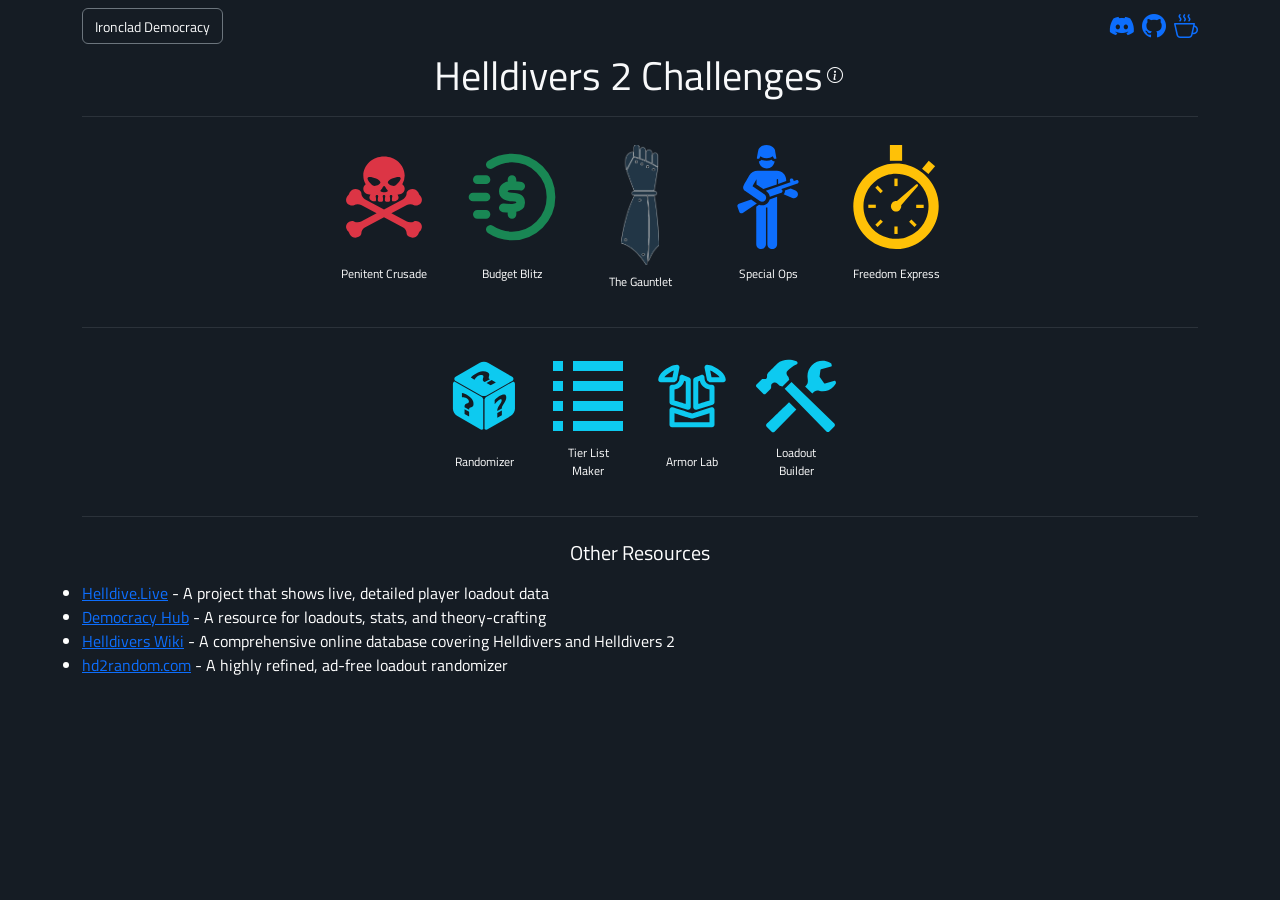
<file: index.html>
<!doctype html>
<html id="html" lang="en">
  <head>
    <meta charset="UTF-8" />
    <meta name="viewport" content="width=device-width, initial-scale=1" />
    <meta http-equiv="X-UA-Compatible" content="ie=edge" />
    <link
      href="https://cdn.jsdelivr.net/npm/bootstrap@5.1.3/dist/css/bootstrap.min.css"
      rel="stylesheet"
      integrity="sha384-1BmE4kWBq78iYhFldvKuhfTAU6auU8tT94WrHftjDbrCEXSU1oBoqyl2QvZ6jIW3"
      crossorigin="anonymous"
    />

    <link rel="stylesheet" type="text/css" href="./css/custom.css" />
    <link
      rel="shortcut icon"
      type="image/png"
      href="./images/dressing/ministryOfTruthIcon.png"
    />
    <link rel="preconnect" href="https://fonts.googleapis.com" />
    <link rel="preconnect" href="https://fonts.gstatic.com" crossorigin />
    <link
      href="https://fonts.googleapis.com/css2?family=Titillium+Web:ital,wght@0,200;0,300;0,400;0,600;0,700;0,900;1,200;1,300;1,400;1,600;1,700&display=swap"
      rel="stylesheet"
    />
    <link
      rel="stylesheet"
      href="https://cdn.jsdelivr.net/npm/bootstrap-icons@1.10.5/font/bootstrap-icons.css"
    />

    <meta
      name="description"
      content="Prove your Strength, Skill, and Knowledge as you master ALL of Super Earth’s arsenal to liberate the galaxy!"
    />
    <title>Helldivers 2 Challenges</title>
    <!-- Google tag (gtag.js) -->
    <script
      async
      src="https://www.googletagmanager.com/gtag/js?id=G-BFREXT7F48"
    ></script>
    <script>
      window.dataLayer = window.dataLayer || [];
      function gtag() {
        dataLayer.push(arguments);
      }
      gtag("js", new Date());

      gtag("config", "G-BFREXT7F48");
    </script>
  </head>
  <body>
    <div class="container mb-5">
      <div class="row d-flex justify-content-center">
        <div class="col-sm-12 col-lg-8 d-flex justify-content-center"></div>
      </div>
      <!-- HEADER -->
      <div class="row d-flex justify-content-center mt-2">
        <div class="d-flex col-6 justify-content-start">
          <button
            type="button"
            class="btn btn-secondary"
            style="padding: inherit; background-color: inherit"
            data-bs-toggle="modal"
            data-bs-target="#changeLogModal"
          >
            <small class="text-light"
              ><span id="changeLogDateText"></span>Ironclad Democracy
            </small>
          </button>
        </div>
        <div class="d-flex col-6 justify-content-end">
          <a target="_blank" href="https://discord.gg/nphn3YpqvY">
            <i class="socialIcons bi bi-discord"></i>
          </a>
          <a
            class="mx-2"
            target="_blank"
            href="https://github.com/Selenestica/hd2-random-strat"
          >
            <i class="socialIcons bi bi-github"></i>
          </a>
          <a target="_blank" href="https://buymeacoffee.com/breakfasttaco">
            <i class="socialIcons bi bi-cup-hot"></i>
          </a>
        </div>
      </div>
      <div class="row d-flex justify-content-center mt-2">
        <div class="d-flex col justify-content-center">
          <h1
            class="text-light my-0 d-flex align-items-center cursorPointer"
            data-bs-toggle="modal"
            data-bs-target="#infoModal"
          >
            Helldivers 2 Challenges<i
              class="bi bi-info-circle mediumFontSize mx-1"
            ></i>
          </h1>
        </div>
      </div>

      <hr class="text-secondary" />

      <!-- MAIN BODY -->
      <div class="d-flex justify-content-center">
        <div
          id="challengeCardsContainer"
          class="row d-flex justify-content-center"
        ></div>
      </div>
      <hr class="text-secondary" />
      <div class="d-flex justify-content-center">
        <div
          id="toolCardsContainer"
          class="row d-flex justify-content-center"
        ></div>
      </div>
      <hr class="text-secondary" />
      <div class="d-flex row justify-content-center">
        <h5 class="text-center text-white mt-2">Other Resources</h5>
        <ul class="mt-2" id="otherResourcesList"></ul>
      </div>
    </div>

    <!-- CHANGE LOG MODAL -->
    <div
      class="modal fade"
      id="changeLogModal"
      tabindex="-1"
      aria-labelledby="changeLogModalLabel"
      aria-hidden="true"
    >
      <div class="modal-dialog modal-lg modal-dialog-scrollable">
        <div class="modal-content bg-grey">
          <div class="modal-header">
            <h5 class="modal-title text-light" id="changeLogModalLabel">
              Change Log
            </h5>
          </div>
          <div id="changeLogBody" class="modal-body">
            <p class="text-white">
              Showing last 10 commits (out of ~<span id="totalCommits"></span>)
              on
              <a
                href="https://github.com/Selenestica/hd2-random-strat"
                target="_blank"
                >GitHub</a
              >
            </p>
            <ul id="changeLogContent"></ul>
          </div>
          <div class="modal-footer">
            <button
              type="button"
              class="btn btn-secondary"
              data-bs-dismiss="modal"
            >
              Close
            </button>
          </div>
        </div>
      </div>
    </div>

    <!-- INFO MODAL -->
    <div
      class="modal fade"
      id="infoModal"
      tabindex="-1"
      aria-labelledby="infoModalLabel"
      aria-hidden="true"
    >
      <div class="modal-dialog modal-lg modal-dialog-scrollable">
        <div class="modal-content bg-grey">
          <div class="modal-header">
            <h5 class="modal-title text-light" id="infoModalLabel">Info</h5>
          </div>
          <div class="modal-body">
            <div class="accordion-item bg-none">
              <h2 class="accordion-header">
                <button
                  class="accordion-button collapsed text-light"
                  type="button"
                  data-bs-toggle="collapse"
                  data-bs-target="#faqAccordion"
                  aria-expanded="false"
                  aria-controls="faqAccordion"
                >
                  FAQs
                </button>
              </h2>
              <div
                id="faqAccordion"
                class="accordion-collapse collapse p-3"
                aria-labelledby="Rules"
                data-bs-parent="#rulesAndInfoAccordion"
              >
                <ul class="modalAccordionList">
                  <li class="text-white">
                    <b>Q: Who is this app for?</b>
                    <p>
                      A: This web app was made for Helldivers who are seeking a
                      challenge, either solo or with a squad.
                    </p>
                  </li>
                  <li class="text-white">
                    <b
                      >Q: What if I want to have multiple challenge runs at the
                      same time?</b
                    >
                    <p>
                      A: You can start a new challenge at any time, and this
                      website will save your progress from your previous runs
                      automatically for every challenge.
                    </p>
                  </li>
                  <li class="text-white">
                    <b>Q: Why don't you run ads on this site?</b>
                    <p>
                      A: The intention behind making this site was to provide
                      maximum value to Helldivers everywhere. The majority of my
                      code is browser-based, and I only pay out-of-pocket for
                      the domain, build time, and hosting (I use AWS). Costs are
                      relatively small, but if you would like to reward me for
                      my efforts, feel free to buy me a coffee using the link at
                      the top of the page!
                    </p>
                  </li>
                  <li class="text-white">
                    <b>Q: Can I contribute with time instead of money?</b>
                    <p>
                      A: Please! Feel free to join the discord and hit me up if
                      you have any ideas/suggestions, or run into any bugs. If
                      you're a coder, I can definitely use your help with
                      upcoming features.
                    </p>
                  </li>
                </ul>
              </div>
            </div>
            <div class="accordion-item bg-none">
              <h2 class="accordion-header">
                <button
                  class="accordion-button collapsed text-light"
                  type="button"
                  data-bs-toggle="collapse"
                  data-bs-target="#randAccordion"
                  aria-expanded="false"
                  aria-controls="randAccordion"
                >
                  Randomizer
                </button>
              </h2>
              <div
                id="randAccordion"
                class="accordion-collapse collapse p-3"
                aria-labelledby="Rules"
                data-bs-parent="#rulesAndInfoAccordion"
              >
                <div class="accordion-body">
                  <p class="text-white">
                    A customizeable stratagem and equipment randomizer for
                    really spicing up your loadouts. Ideal for any type of play
                    and any amount of players.
                  </p>
                </div>
              </div>
            </div>
            <div class="accordion-item bg-none">
              <h2 class="accordion-header">
                <button
                  class="accordion-button collapsed text-light"
                  type="button"
                  data-bs-toggle="collapse"
                  data-bs-target="#pcAccordion"
                  aria-expanded="false"
                  aria-controls="pcAccordion"
                >
                  Penitent Crusade
                </button>
              </h2>
              <div
                id="pcAccordion"
                class="accordion-collapse collapse p-3"
                aria-labelledby="Rules"
                data-bs-parent="#rulesAndInfoAccordion"
              >
                <div class="accordion-body">
                  <p class="text-white">
                    A brutal rogue-like challenge for Helldivers 2 veterans.
                    Earn random rewards based on mission performance, and work
                    your way up to Super Helldive. Specialists are available for
                    alternative starting kits and roleplay. Ideal for squads,
                    duos, or solo players.
                    <br />
                    <br />
                    Complete the normal difficulty to unlock Super Penitent
                    Crusade.
                  </p>
                </div>
              </div>
            </div>
            <div class="accordion-item bg-none">
              <h2 class="accordion-header">
                <button
                  class="accordion-button collapsed text-light"
                  type="button"
                  data-bs-toggle="collapse"
                  data-bs-target="#feAccordion"
                  aria-expanded="false"
                  aria-controls="feAccordion"
                >
                  Freedom Express
                </button>
              </h2>
              <div
                id="feAccordion"
                class="accordion-collapse collapse p-3"
                aria-labelledby="Rules"
                data-bs-parent="#rulesAndInfoAccordion"
              >
                <div class="accordion-body">
                  <p class="text-white">
                    A rogue-like challenge for Helldivers 2 speedrunners. Each
                    mission assigns a movement stratagem and a choice of one of
                    four boosters. Points are calculated by % mission time
                    remaining, deaths, and acquisition of the High Value Item.
                    Ideal for squads or solo players.
                  </p>
                </div>
              </div>
            </div>
            <div class="accordion-item bg-none">
              <h2 class="accordion-header">
                <button
                  class="accordion-button collapsed text-light"
                  type="button"
                  data-bs-toggle="collapse"
                  data-bs-target="#bbAccordion"
                  aria-expanded="false"
                  aria-controls="bbAccordion"
                >
                  Budget Blitz
                </button>
              </h2>
              <div
                id="bbAccordion"
                class="accordion-collapse collapse p-3"
                aria-labelledby="Rules"
                data-bs-parent="#rulesAndInfoAccordion"
              >
                <div class="accordion-body">
                  <p class="text-white">
                    A rogue-like challenge with shop and inventory mechanics
                    ideal for veterans and new players alike. Fully
                    customizeable with warbond and difficulty options. Ideal for
                    squads.
                  </p>
                </div>
              </div>
            </div>
            <div class="accordion-item bg-none">
              <h2 class="accordion-header">
                <button
                  class="accordion-button collapsed text-light"
                  type="button"
                  data-bs-toggle="collapse"
                  data-bs-target="#soAccordion"
                  aria-expanded="false"
                  aria-controls="soAccordion"
                >
                  Special Ops
                </button>
              </h2>
              <div
                id="soAccordion"
                class="accordion-collapse collapse p-3"
                aria-labelledby="Rules"
                data-bs-parent="#rulesAndInfoAccordion"
              >
                <div class="accordion-body">
                  <p class="text-white">
                    A rogue-like challenge for Helldivers 2 veterans who are
                    looking to spice up their Super Helldive operations with
                    themed loadouts, extra objectives, and roleplay. Ideal for
                    solo players, squads, and random squads alike.
                  </p>
                </div>
              </div>
            </div>
            <div class="accordion-item bg-none">
              <h2 class="accordion-header">
                <button
                  class="accordion-button collapsed text-light"
                  type="button"
                  data-bs-toggle="collapse"
                  data-bs-target="#tmAccordion"
                  aria-expanded="false"
                  aria-controls="tmAccordion"
                >
                  Tier List Maker
                </button>
              </h2>
              <div
                id="tmAccordion"
                class="accordion-collapse collapse p-3"
                aria-labelledby="Rules"
                data-bs-parent="#rulesAndInfoAccordion"
              >
                <div class="accordion-body">
                  <p class="text-white">
                    A simple tool for creating and sharing tier lists
                    specifically for Helldivers 2. Includes primaries,
                    secondaries, throwables, stratagems, armor passives,
                    boosters, and warbonds.
                  </p>
                </div>
              </div>
            </div>
            <div class="accordion-item bg-none">
              <h2 class="accordion-header">
                <button
                  class="accordion-button collapsed text-light"
                  type="button"
                  data-bs-toggle="collapse"
                  data-bs-target="#alAccordion"
                  aria-expanded="false"
                  aria-controls="alAccordion"
                >
                  Armor Lab
                </button>
              </h2>
              <div
                id="alAccordion"
                class="accordion-collapse collapse p-3"
                aria-labelledby="Rules"
                data-bs-parent="#rulesAndInfoAccordion"
              >
                <div class="accordion-body">
                  <p class="text-white">
                    Mix and match armor, helmets, and capes here so that you
                    look your best for your next dive! Easily save armor
                    loadouts and share them with others, or upload their
                    loadouts to edit them.
                  </p>
                </div>
              </div>
            </div>
            <div class="accordion-item bg-none">
              <h2 class="accordion-header">
                <button
                  class="accordion-button collapsed text-light"
                  type="button"
                  data-bs-toggle="collapse"
                  data-bs-target="#creditAccordion"
                  aria-expanded="false"
                  aria-controls="creditAccordion"
                >
                  Credits
                </button>
              </h2>
              <div
                id="creditAccordion"
                class="accordion-collapse collapse p-3"
                aria-labelledby="Rules"
                data-bs-parent="#rulesAndInfoAccordion"
              >
                <ul class="modalAccordionList">
                  <li class="text-white">
                    Huge thanks to u/TylerJohnsonDaGOAT for writing up the
                    attributes for stratagems and equipment, and for letting me
                    bounce ideas off of them. Tons of drudgery was avoided
                    because of their contributions. Thanks!
                  </li>
                  <li class="text-white">
                    I came across this idea while browsing Reddit. After a quick
                    Google search, I found that
                    <a href="https://hd2random.com/"
                      >someone had already made a web app for a randomizer</a
                    >
                    (very cool). However, I had my own ideas regarding layout,
                    more features, and more challenges.
                  </li>
                  <li class="text-white">
                    Would you like to contribute? If you're code savvy, I could
                    use some help with colors and fonts, as well as upcoming
                    features. Feel free to email me at
                    joebenwilson.dev@gmail.com with any feedback/suggestions, or
                    submit an issue on
                    <a href="https://github.com/Selenestica/hd2-random-strat"
                      >GitHub</a
                    >.
                  </li>
                </ul>
              </div>
            </div>
          </div>
          <div class="modal-footer">
            <button
              type="button"
              class="btn btn-secondary"
              data-bs-dismiss="modal"
            >
              Close
            </button>
          </div>
        </div>
      </div>
    </div>
  </body>

  <script
    src="https://cdn.jsdelivr.net/npm/bootstrap@5.1.3/dist/js/bootstrap.bundle.min.js"
    integrity="sha384-ka7Sk0Gln4gmtz2MlQnikT1wXgYsOg+OMhuP+IlRH9sENBO0LRn5q+8nbTov4+1p"
    crossorigin="anonymous"
  ></script>

  <script src="./js/main.js"></script>
  <script src="./js/components/genSplashPageCards.js"></script>
  <script src="./js/components/genOtherResourcesList.js"></script>
</html>
</file>
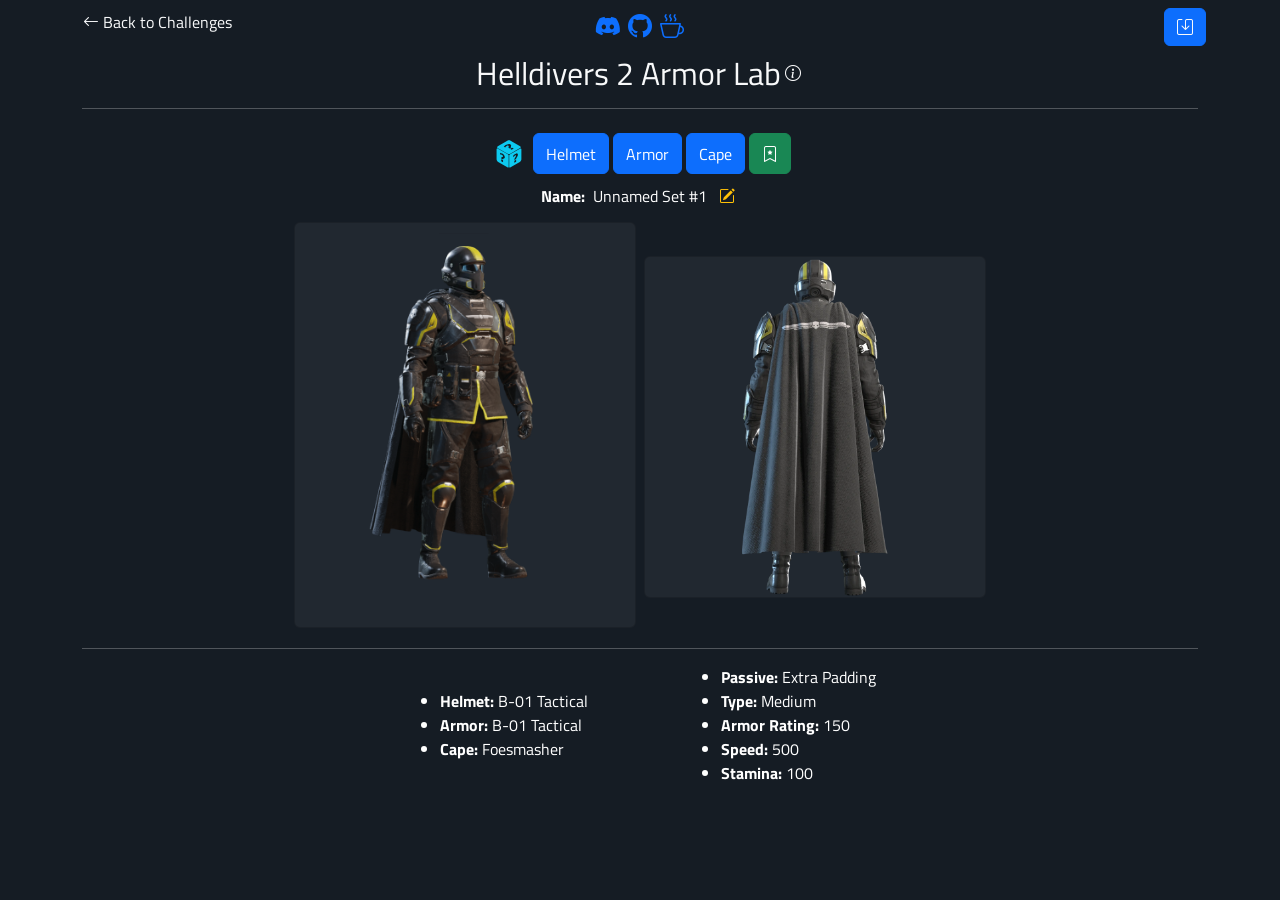
<file: armorlab/index.html>
<!doctype html>
<html id="html" lang="en">
  <head>
    <meta charset="UTF-8" />
    <meta name="viewport" content="width=device-width, initial-scale=1" />
    <meta http-equiv="X-UA-Compatible" content="ie=edge" />
    <link
      href="https://cdn.jsdelivr.net/npm/bootstrap@5.1.3/dist/css/bootstrap.min.css"
      rel="stylesheet"
      integrity="sha384-1BmE4kWBq78iYhFldvKuhfTAU6auU8tT94WrHftjDbrCEXSU1oBoqyl2QvZ6jIW3"
      crossorigin="anonymous"
    />

    <link rel="stylesheet" type="text/css" href="../css/custom.css" />
    <link
      rel="shortcut icon"
      type="image/png"
      href="../images/dressing/ministryOfTruthIcon.png"
    />
    <link rel="preconnect" href="https://fonts.googleapis.com" />
    <link rel="preconnect" href="https://fonts.gstatic.com" crossorigin />
    <link
      href="https://fonts.googleapis.com/css2?family=Titillium+Web:ital,wght@0,200;0,300;0,400;0,600;0,700;0,900;1,200;1,300;1,400;1,600;1,700&display=swap"
      rel="stylesheet"
    />
    <link
      rel="stylesheet"
      href="https://cdn.jsdelivr.net/npm/bootstrap-icons@1.10.5/font/bootstrap-icons.css"
    />
    <meta
      name="description"
      content="Mix and match Helldivers 2 armor, helmets, and capes in the Armor Lab. Plan your perfect drip for Super Earth!"
    />
    <title>Helldivers 2: Armor Lab</title>
    <!-- Google tag (gtag.js) -->
    <script
      async
      src="https://www.googletagmanager.com/gtag/js?id=G-BFREXT7F48"
    ></script>
    <script>
      window.dataLayer = window.dataLayer || [];
      function gtag() {
        dataLayer.push(arguments);
      }
      gtag("js", new Date());

      gtag("config", "G-BFREXT7F48");
    </script>
  </head>
  <body>
    <div class="container mb-5">
      <div class="row d-flex justify-content-center">
        <div class="col-sm-12 col-lg-8 d-flex justify-content-center"></div>
      </div>
      <!-- HEADER -->
      <div class="row d-flex justify-content-center mt-2">
        <div class="d-flex col-4 justify-content-start px-0">
          <a href="../index.html">
            <button class="btn text-light text-start py-0" type="button">
              <i class="bi bi-arrow-left"></i>
              Back to Challenges
            </button>
          </a>
        </div>
        <div class="d-flex col-4 justify-content-center">
          <a target="_blank" href="https://discord.gg/nphn3YpqvY">
            <i class="socialIcons bi bi-discord"></i>
          </a>
          <a
            class="mx-2"
            target="_blank"
            href="https://github.com/Selenestica/hd2-random-strat"
          >
            <i class="socialIcons bi bi-github"></i>
          </a>
          <a target="_blank" href="https://buymeacoffee.com/breakfasttaco">
            <i class="socialIcons bi bi-cup-hot"></i>
          </a>
        </div>
        <div class="col-4 px-0">
          <div class="d-flex justify-content-end">
            <button
              class="btn btn-primary mx-1"
              type="button"
              data-bs-toggle="modal"
              data-bs-target="#armorLabSaveDataManagementModal"
            >
              <i class="bi bi-save text-light"></i>
            </button>
          </div>
        </div>
      </div>
      <div class="row d-flex justify-content-center mt-2">
        <div class="d-flex col justify-content-center">
          <h2
            class="text-light my-0 d-flex align-items-center cursorPointer"
            data-bs-toggle="modal"
            data-bs-target="#infoModal"
          >
            Helldivers 2 Armor Lab<i
              class="bi bi-info-circle mediumFontSize mx-1"
            ></i>
          </h2>
        </div>
      </div>

      <hr class="text-white" />

      <!-- MAIN BODY -->
      <div class="row d-flex justify-content-center pt-1">
        <div class="col-sm-0 col-lg-2"></div>
        <div class="col-sm-12col-lg-8">
          <!-- Buttons Row -->
          <div class="row d-flex justify-content-between">
            <div class="col d-flex justify-content-center my-1">
              <button
                id="randomizeButton"
                type="button"
                class="btn mx-1"
                style="padding: 0.2rem"
                onclick="randomizeLoadout()"
              >
                <img
                  style="width: 2rem"
                  class="img-fluid"
                  src="../images/iconSVGs/dice.svg"
                />
              </button>
              <button
                class="btn btn-primary"
                data-bs-toggle="offcanvas"
                data-bs-target="#helmetDrawer"
                aria-controls="helmetDrawer"
                type="button"
                id="selectHelmetsButton"
              >
                <span>Helmet</span>
              </button>
              <button
                id="selectArmorButton"
                type="button"
                class="btn btn-primary mx-1"
                data-bs-toggle="offcanvas"
                data-bs-target="#armorDrawer"
                aria-controls="armorDrawer"
              >
                <span>Armor</span>
              </button>
              <button
                id="selectCapesButton"
                type="button"
                class="btn btn-primary"
                data-bs-toggle="offcanvas"
                data-bs-target="#capesDrawer"
                aria-controls="capesDrawer"
              >
                <span>Cape</span>
              </button>
              <button
                id="selectCapesButton"
                type="button"
                class="btn btn-success mx-1"
                onclick="saveLoadout()"
              >
                <span><i class="bi bi-bookmark-star"></i></span>
              </button>
            </div>
          </div>

          <div class="row justify-content-center">
            <div class="row justify-content-center mb-2">
              <div
                class="col d-flex justify-content-center align-items-center"
                id="loadoutNameContainer"
              >
                <b class="text-white mx-2">Name: </b>
                <span class="text-white" id="loadoutNameText">
                  Unnamed Set #1</span
                >
                <button
                  class="btn btn-primary bg-none text-warning"
                  style="border: none"
                  type="button"
                  onclick="editName()"
                >
                  <i class="bi bi-pencil-square"></i>
                </button>
              </div>
              <div
                class="col d-flex justify-content-center align-items-center d-none"
                id="loadoutEditNameContainer"
              >
                <div class="input-group" style="width: 250px">
                  <input
                    id="newLoadoutNameInput"
                    type="text"
                    class="form-control"
                    maxlength="30"
                    placeholder="new name..."
                    aria-label="new name..."
                    aria-describedby="button-addon2"
                  />
                  <button
                    class="btn btn-success"
                    type="button"
                    onclick="submitLoadoutName()"
                  >
                    <i class="bi bi-check2"></i>
                  </button>
                </div>
              </div>
            </div>
            <!-- Armor Container -->
            <div
              id="armorContainer"
              class="d-flex flex-column align-items-center position-relative col-12 col-md-6 mb-1 px-0"
              style="z-index: 1; width: 350px"
            >
              <div
                id="helmetContainer"
                class="d-flex row justify-content-center position-absolute"
                style="
                  top: 11px;
                  left: 53.5%;
                  transform: translateX(-50%);
                  z-index: 2;
                  width: 27.5%;
                "
              >
                <div
                  id="helmetCard"
                  class="card d-flex mx-1"
                  style="background-color: inherit"
                >
                  <img
                    id="helmetImg"
                    src="../images/helmets/b01tactical.webp"
                    class="img-fluid"
                    alt="recon"
                  />
                </div>
              </div>
              <div class="card d-flex armorLabCards mx-1">
                <img
                  id="armorImg"
                  src="../images/armor/b01tactical.webp"
                  class="img-fluid"
                  alt="recon"
                />
              </div>
            </div>

            <!-- Cape Container -->
            <div
              id="capeContainer"
              class="d-flex flex-column col-12 col-md-6 px-0 justify-content-center"
              style="width: 350px"
            >
              <div class="card d-flex armorLabCards mx-1 align-items-center">
                <img
                  id="capeImg"
                  src="../images/capes/foesmasher.webp"
                  alt="recon"
                  style="height: 340px"
                />
              </div>
            </div>
          </div>

          <hr class="text-white" />

          <!-- Info Container -->
          <div class="row justify-content-center" id="infoContainer">
            <div
              class="d-flex flex-column align-items-center justify-content-center col-sm-0 col-md-3 mb-1 px-0"
            ></div>
            <div
              class="d-flex flex-column align-items-center justify-content-center col-12 col-md-3 mb-1 px-0"
            >
              <ul>
                <li class="text-white">
                  <b>Helmet:</b> <span id="helmetNameText">B-01 Tactical</span>
                </li>
                <li class="text-white">
                  <b>Armor:</b> <span id="armorNameText">B-01 Tactical</span>
                </li>
                <li class="text-white">
                  <b>Cape:</b> <span id="capeNameText">Foesmasher</span>
                </li>
              </ul>
            </div>
            <div
              class="d-flex flex-column align-items-center justify-content-center col-12 col-md-3 mb-1 px-0"
            >
              <ul>
                <li class="text-white">
                  <b>Passive:</b>
                  <span id="passiveNameText">Extra Padding</span>
                </li>
                <li class="text-white">
                  <b>Type:</b> <span id="typeValueText">Medium</span>
                </li>
                <li class="text-white">
                  <b>Armor Rating:</b> <span id="protectionValueText">150</span>
                </li>
                <li class="text-white">
                  <b>Speed:</b> <span id="speedValueText">500</span>
                </li>
                <li class="text-white">
                  <b>Stamina:</b> <span id="staminaValueText">100</span>
                </li>
              </ul>
            </div>
            <div
              class="d-flex flex-column align-items-center justify-content-center col-12 col-md-3 mb-1 px-0"
            ></div>
          </div>
        </div>
        <div class="col-sm-0 col-lg-2"></div>
      </div>
    </div>

    <!-- SAVE DATA MANAGEMENT MODAL -->
    <div
      class="modal fade"
      id="armorLabSaveDataManagementModal"
      tabindex="-1"
      open="true"
      aria-labelledby="armorLabSaveDataManagementModalLabel"
      aria-hidden="true"
      data-bs-backdrop="static"
      data-bs-keyboard="false"
    >
      <div class="modal-dialog modal-lg modal-dialog-scrollable">
        <div class="modal-content bg-grey">
          <div class="modal-header">
            <h5 class="modal-title text-light" id="">Save Data Management</h5>
          </div>
          <div
            class="modal-body row d-flex justify-content-center"
            id="armorLabSaveDataManagementModalBody"
          >
            <p class="text-white">
              Switch your active save file here, delete save files, or upload
              save files.
              <br />
              Select an entry below and press 'Apply' to load a different save
              file.
              <br />
              <br />
              NOTE: You can't delete your current save file.
            </p>
            <div class="mb-3 d-flex row">
              <div class="col-9">
                <input
                  class="form-control"
                  type="file"
                  id="saveDataUploadInput"
                />
              </div>
              <div class="col-3">
                <button
                  type="button"
                  onclick="uploadSaveFile()"
                  class="btn btn-success"
                  id="uploadSaveFileButton"
                  disabled
                >
                  Upload
                </button>
              </div>
            </div>
            <div
              id="armorLabSaveDataManagementModalSavesList"
              class="btn-group-vertical"
              role="group"
              aria-label="Basic radio toggle button group"
            ></div>
          </div>
          <div class="modal-footer row justify-content-between">
            <div class="d-flex col justify-content-start">
              <button
                type="button"
                class="btn btn-secondary"
                data-bs-dismiss="modal"
              >
                Cancel
              </button>
            </div>
            <div
              id="saveDataModalFunctionsDiv"
              class="d-flex col justify-content-end"
            >
              <button
                type="button"
                onclick="clearSaveDataAndRestart()"
                class="btn btn-danger"
                data-bs-dismiss="modal"
              >
                Delete ALL
              </button>
              <button
                type="button"
                onclick="deleteSavedGameData()"
                class="btn btn-danger mx-2"
              >
                Delete
              </button>
              <button
                type="button"
                onclick="applySavedGameData()"
                class="btn btn-primary"
                data-bs-dismiss="modal"
              >
                Apply
              </button>
            </div>
          </div>
        </div>
      </div>
    </div>

    <!-- FLAVOR AND INSTRUCTIONS MODAL -->
    <div
      class="modal fade"
      id="infoModal"
      tabindex="-1"
      open="true"
      aria-labelledby="infoModalLabel"
      aria-hidden="true"
    >
      <div class="modal-dialog modal-dialog-scrollable">
        <div class="modal-content bg-grey">
          <div class="modal-header">
            <h5 class="modal-title text-light">The Armor Lab</h5>
          </div>
          <div class="modal-body row d-flex justify-content-center">
            <div class="accordion" id="infoAccordion">
              <div class="accordion-item">
                <h2 class="accordion-header">
                  <button
                    class="accordion-button text-white collapsed"
                    type="button"
                    data-bs-toggle="collapse"
                    data-bs-target="#collapseTwo"
                    aria-expanded="false"
                    aria-controls="collapseTwo"
                  >
                    FAQs
                  </button>
                </h2>
                <div
                  id="collapseTwo"
                  class="accordion-collapse"
                  data-bs-parent="#infoAccordion"
                >
                  <div class="accordion-body">
                    <ul class="modalAccordionList">
                      <li class="text-white">
                        <b>Q: Where are the images from?</b>
                        <p>
                          A: All images for the Armor Lab are from the
                          <a target="_blank" href="https://helldivers.wiki.gg/"
                            >Helldivers 2 Wiki</a
                          >. Without their renders, this tool wouldn't be here
                          today. Thank you!
                        </p>
                      </li>
                      <li class="text-white">
                        <b>Q: What is this tool for?</b>
                        <p>
                          A: The Armor Lab is for divers who want to be able to
                          theory-craft their drip when they're not able to play
                          the game. Great care was taken to ensure that this
                          tool, and the entire website, is a good experience on
                          mobile devices.
                          <br />
                          <br />
                          NOTE: Although a mobile-friendly web page was my
                          primary concern, image quality may degrade on screen
                          widths of 375 pixels or less.
                        </p>
                      </li>
                      <li class="text-white">
                        <b
                          >Q: Some of the helmets/armors get parts of them cut
                          off. What's up with that?</b
                        >
                        <p>
                          A: For now I'm basically just super-imposing the
                          helmet image on top of the armor image. This works
                          decently well for the majority of pieces, but some
                          pieces have parts of them sticking out and I will have
                          to make a code exception for each of these instances.
                          I am planning on doing this in the future, but it will
                          take a while.
                        </p>
                      </li>
                      <li class="text-white">
                        <b>Q: How can I save my armor loadouts?</b>
                        <p>
                          A: When you have a loadout you're happy with, press
                          the
                          <i class="bi bi-bookmark-star text-success"></i>
                          button.
                        </p>
                      </li>
                      <li class="text-white">
                        <b>Q: How can I see my saved loadouts?</b>
                        <p>
                          A: Press the
                          <i class="bi bi-save text-primary"></i> button at the
                          upper right of the page. From there you can do many
                          things concerning save data, such as importing,
                          exporting, deleting, and applying loadouts.
                        </p>
                      </li>
                      <li class="text-white">
                        <b>Q: Why don't you run ads on this site?</b>
                        <p>
                          A: The intention behind making this site was to
                          provide maximum value to Helldivers everywhere. The
                          majority of my code is browser-based, and I only pay
                          out-of-pocket for the domain, build time, and hosting
                          (I use AWS). Costs are relatively small, but if you
                          would like to reward me for my efforts, feel free to
                          buy me a coffee using the link at the top of the page!
                        </p>
                      </li>
                      <li class="text-white">
                        <b>Q: Can I contribute with time instead of money?</b>
                        <p>
                          A: Please! Feel free to join the discord and hit me up
                          if you have any ideas/suggestions, or run into any
                          bugs. If you're a coder, I can definitely use your
                          help with upcoming features.
                        </p>
                      </li>
                    </ul>
                  </div>
                </div>
              </div>
            </div>
          </div>
          <div class="modal-footer">
            <button
              type="button"
              class="btn btn-secondary"
              data-bs-dismiss="modal"
            >
              Close
            </button>
          </div>
        </div>
      </div>
    </div>

    <!-- HELMETS DRAWER -->
    <div
      class="offcanvas offcanvas-end bg-grey"
      tabindex="-1"
      id="helmetDrawer"
      aria-labelledby="helmetDrawerLabel"
      data-bs-backdrop="false"
      data-bs-scroll="true"
    >
      <div class="offcanvas-header">
        <h5 class="modal-title text-light" id="helmetsModalLabel">Helmets</h5>
        <div class="btn-group" role="group" aria-label="Basic outlined example">
          <div class="btn-group">
            <button
              type="button"
              class="btn btn-outline-primary dropdown-toggle no-caret"
              data-bs-toggle="dropdown"
              aria-expanded="false"
            >
              <span class="text-white"
                ><img
                  class="img-fluid"
                  style="width: 1.5rem"
                  src="../images/iconSVGs/medal.svg"
              /></span>
            </button>
            <ul
              id="helmetsWarbondList"
              class="dropdown-menu warbondFilter scrollableWarbondsList"
            ></ul>
          </div>
          <div class="btn-group">
            <button
              type="button"
              class="btn btn-outline-primary dropdown-toggle no-caret"
              data-bs-toggle="dropdown"
              aria-expanded="false"
            >
              <span class="text-white"><i class="bi bi-search"></i></span>
            </button>
            <ul class="dropdown-menu">
              <li>
                <input type="text" id="helmetSearchInput" />
              </li>
            </ul>
          </div>
          <button
            onclick="resetFilters('helmets')"
            class="btn btn-primary"
            type="button"
          >
            <span
              ><img
                src="../images/iconSVGs/clearFilter.svg"
                style="width: 1.5rem"
                class="img-fluid"
            /></span>
          </button>
        </div>
        <button
          type="button"
          class="btn-close btn-close-white"
          data-bs-dismiss="offcanvas"
          aria-label="Close"
        ></button>
      </div>
      <div class="text-white d-flex justify-content-center">
        Images provided by the
        <a class="mx-1" target="_blank" href="https://helldivers.wiki.gg/"
          >Helldivers 2 Wiki</a
        >
      </div>
      <div class="offcanvas-body">
        <div class="row justify-content-center" id="helmetsList"></div>
      </div>
    </div>

    <!-- ARMOR DRAWER -->
    <div
      class="offcanvas offcanvas-end bg-grey"
      tabindex="-1"
      id="armorDrawer"
      aria-labelledby="armorDrawerLabel"
      data-bs-backdrop="false"
      data-bs-scroll="true"
    >
      <div class="offcanvas-header">
        <h5 class="modal-title text-light" id="armorModalLabel">Armor</h5>
        <div class="btn-group" role="group" aria-label="Basic outlined example">
          <div class="btn-group">
            <button
              type="button"
              class="btn btn-outline-primary dropdown-toggle no-caret"
              data-bs-toggle="dropdown"
              aria-expanded="false"
            >
              <span class="text-white"
                ><img
                  src="../images/iconSVGs/weight.svg"
                  class="img-fluid"
                  style="width: 1.5rem"
              /></span>
            </button>
            <ul class="dropdown-menu">
              <li>
                <a
                  class="dropdown-item"
                  id="primariesFilterDropdownItem"
                  onclick="filterByType('Light')"
                  href="#"
                  >Light</a
                >
              </li>
              <li>
                <a
                  class="dropdown-item"
                  id="secondariesFilterDropdownItem"
                  onclick="filterByType('Medium')"
                  href="#"
                  >Medium</a
                >
              </li>
              <li>
                <a
                  class="dropdown-item"
                  id="throwablesFilterDropdownItem"
                  onclick="filterByType('Heavy')"
                  href="#"
                  >Heavy</a
                >
              </li>
            </ul>
          </div>
          <div class="btn-group">
            <button
              type="button"
              class="btn btn-outline-primary dropdown-toggle no-caret"
              data-bs-toggle="dropdown"
              aria-expanded="false"
            >
              <span class="text-white"
                ><img
                  src="../images/iconSVGs/shieldPlus.svg"
                  class="img-fluid"
                  style="width: 1.5rem"
              /></span>
            </button>
            <ul
              id="armorPassiveListOptions"
              class="dropdown-menu scrollableWarbondsList"
            ></ul>
          </div>
          <div class="btn-group">
            <button
              type="button"
              class="btn btn-outline-primary dropdown-toggle no-caret"
              data-bs-toggle="dropdown"
              aria-expanded="false"
            >
              <span class="text-white"
                ><img
                  class="img-fluid"
                  style="width: 1.5rem"
                  src="../images/iconSVGs/medal.svg"
              /></span>
            </button>
            <ul
              id="armorWarbondList"
              class="dropdown-menu warbondFilter scrollableWarbondsList"
            ></ul>
          </div>
          <div class="btn-group">
            <button
              type="button"
              class="btn btn-outline-primary dropdown-toggle no-caret"
              data-bs-toggle="dropdown"
              aria-expanded="false"
            >
              <span class="text-white"><i class="bi bi-search"></i></span>
            </button>
            <ul class="dropdown-menu">
              <li>
                <input type="text" id="armorSearchInput" />
              </li>
            </ul>
          </div>
          <button
            onclick="resetFilters('armor')"
            class="btn btn-primary"
            type="button"
          >
            <span
              ><img
                src="../images/iconSVGs/clearFilter.svg"
                style="width: 1.5rem"
                class="img-fluid"
            /></span>
          </button>
        </div>
        <button
          type="button"
          class="btn-close btn-close-white"
          data-bs-dismiss="offcanvas"
          aria-label="Close"
        ></button>
      </div>
      <div class="text-white d-flex justify-content-center">
        Images provided by the
        <a class="mx-1" target="_blank" href="https://helldivers.wiki.gg/"
          >Helldivers 2 Wiki</a
        >
      </div>
      <div class="offcanvas-body">
        <div class="row justify-content-center" id="armorList"></div>
      </div>
    </div>

    <!-- CAPES DRAWER -->
    <div
      class="offcanvas offcanvas-end bg-grey"
      tabindex="-1"
      id="capesDrawer"
      aria-labelledby="capesDrawerLabel"
      data-bs-backdrop="false"
      data-bs-scroll="true"
    >
      <div class="offcanvas-header">
        <h5 class="modal-title text-light" id="capesModalLabel">Capes</h5>
        <div class="btn-group" role="group" aria-label="Basic outlined example">
          <div class="btn-group">
            <button
              type="button"
              class="btn btn-outline-primary dropdown-toggle no-caret"
              data-bs-toggle="dropdown"
              aria-expanded="false"
            >
              <span class="text-white"
                ><img
                  class="img-fluid"
                  style="width: 1.5rem"
                  src="../images/iconSVGs/medal.svg"
              /></span>
            </button>
            <ul
              id="capesWarbondList"
              class="dropdown-menu warbondFilter scrollableWarbondsList"
            ></ul>
          </div>
          <div class="btn-group">
            <button
              type="button"
              class="btn btn-outline-primary dropdown-toggle no-caret"
              data-bs-toggle="dropdown"
              aria-expanded="false"
            >
              <span class="text-white"><i class="bi bi-search"></i></span>
            </button>
            <ul class="dropdown-menu">
              <li>
                <input type="text" id="capeSearchInput" />
              </li>
            </ul>
          </div>
          <button
            onclick="resetFilters('capes')"
            class="btn btn-primary"
            type="button"
          >
            <span
              ><img
                src="../images/iconSVGs/clearFilter.svg"
                style="width: 1.5rem"
                class="img-fluid"
            /></span>
          </button>
        </div>
        <button
          type="button"
          class="btn-close btn-close-white"
          data-bs-dismiss="offcanvas"
          aria-label="Close"
        ></button>
      </div>
      <div class="text-white d-flex justify-content-center">
        Images provided by the
        <a class="mx-1" target="_blank" href="https://helldivers.wiki.gg/"
          >Helldivers 2 Wiki</a
        >
      </div>
      <div class="offcanvas-body">
        <div class="row justify-content-center" id="capesList"></div>
      </div>
    </div>

    <!-- LOADOUT SAVED TOAST -->
    <div
      class="position-fixed top-0 start-50 translate-middle-x p-3 pointer-events-none"
      style="z-index: 1080"
    >
      <div
        class="toast align-items-center text-white bg-success border-0 loadoutSavedToast pointer-events-auto"
        role="alert"
        aria-live="assertive"
        aria-atomic="true"
        data-bs-autohide="true"
        data-bs-delay="3000"
      >
        <div class="d-flex">
          <div class="toast-body" id="loadoutSavedToastBody"></div>
          <button
            type="button"
            class="btn-close btn-close-white me-2 m-auto"
            data-bs-dismiss="toast"
            aria-label="Close"
          ></button>
        </div>
      </div>
    </div>
  </body>

  <script
    src="https://cdn.jsdelivr.net/npm/bootstrap@5.1.3/dist/js/bootstrap.bundle.min.js"
    integrity="sha384-ka7Sk0Gln4gmtz2MlQnikT1wXgYsOg+OMhuP+IlRH9sENBO0LRn5q+8nbTov4+1p"
    crossorigin="anonymous"
  ></script>

  <script src="../js/constants/armorsets.js"></script>
  <script src="../js/constants/capes.js"></script>
  <script src="../js/constants/helmets.js"></script>
  <script src="../js/constants/warbonds.js"></script>
  <script src="../js/constants/armorpassives.js"></script>
  <script src="../js/utils/warbondCodes.js"></script>
  <script src="../js/armorlab/utils/showLoadoutSavedToast.js"></script>
  <script src="../js/utils/downloadSaveFile.js"></script>
  <script src="../js/armorlab/main.js"></script>
  <script src="../js/armorlab/utils/itemFilterFunctions.js"></script>
  <script src="../js/armorlab/components/genSaveDataManagementModalContent.js"></script>
  <script src="../js/armorlab/components/genWarbondFilterOptions.js"></script>
  <script src="../js/armorlab/components/genArmorPassiveFilterOptions.js"></script>
</html>
</file>
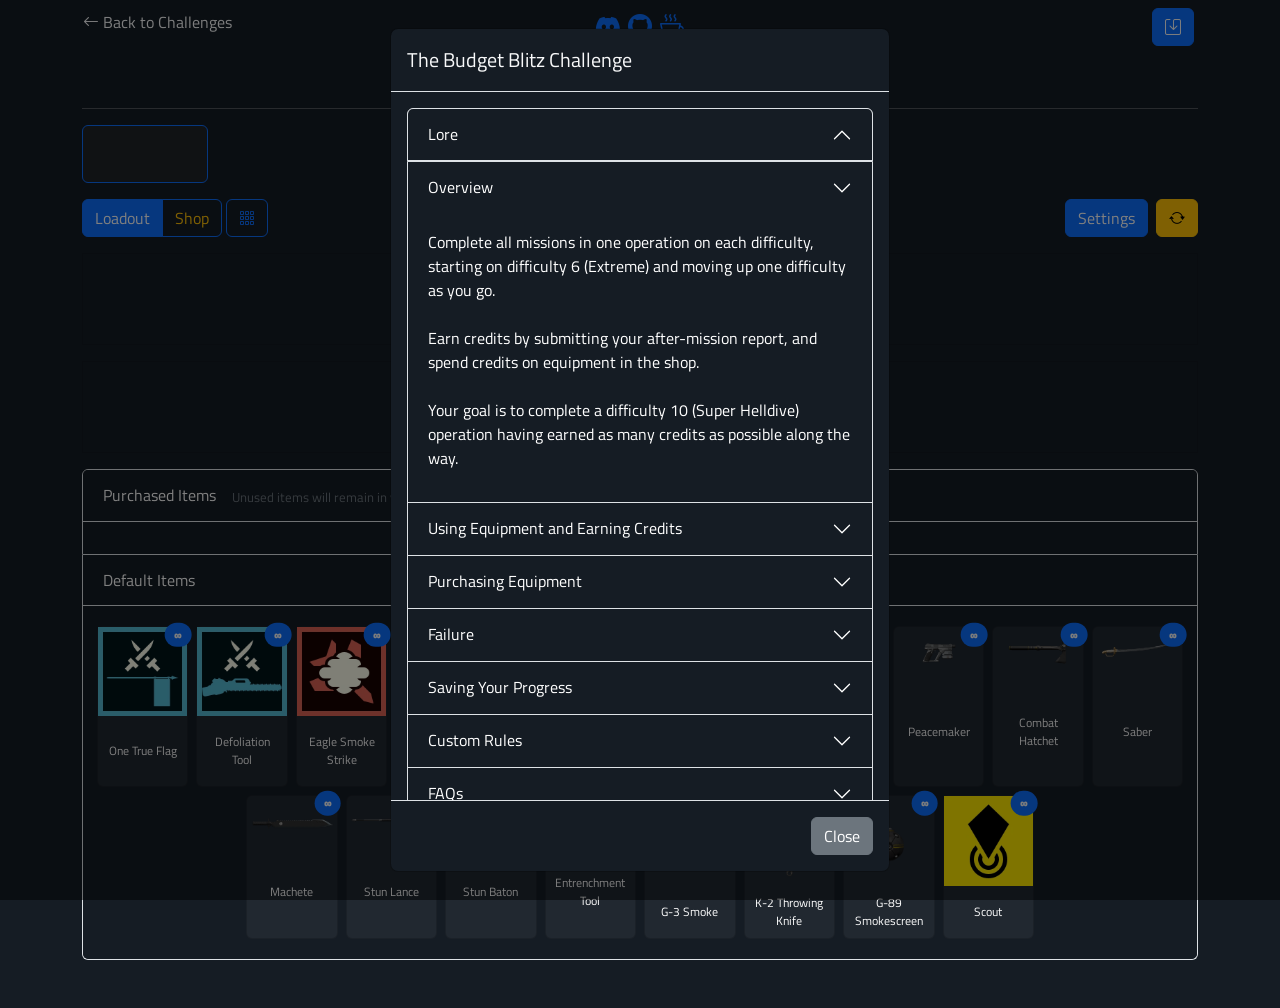
<file: budgetblitz/index.html>
<!doctype html>
<html lang="en">
  <head>
    <meta charset="UTF-8" />
    <meta name="viewport" content="width=device-width, initial-scale=1" />
    <meta http-equiv="X-UA-Compatible" content="ie=edge" />
    <link
      href="https://cdn.jsdelivr.net/npm/bootstrap@5.1.3/dist/css/bootstrap.min.css"
      rel="stylesheet"
      integrity="sha384-1BmE4kWBq78iYhFldvKuhfTAU6auU8tT94WrHftjDbrCEXSU1oBoqyl2QvZ6jIW3"
      crossorigin="anonymous"
    />

    <link rel="stylesheet" type="text/css" href="../css/custom.css" />
    <link
      rel="shortcut icon"
      type="image/svg+xml"
      href="../images/dressing/ministryOfTruthIcon.png"
    />
    <link rel="preconnect" href="https://fonts.googleapis.com" />
    <link rel="preconnect" href="https://fonts.gstatic.com" crossorigin />
    <link
      href="https://fonts.googleapis.com/css2?family=Titillium+Web:ital,wght@0,200;0,300;0,400;0,600;0,700;0,900;1,200;1,300;1,400;1,600;1,700&display=swap"
      rel="stylesheet"
    />
    <link
      rel="stylesheet"
      href="https://cdn.jsdelivr.net/npm/bootstrap-icons@1.10.5/font/bootstrap-icons.css"
    />
    <meta
      name="description"
      content="For Glory, for Profit, for Super Earth!"
    />
    <title>Helldivers 2: Budget Blitz</title>
    <!-- Google tag (gtag.js) -->
    <script
      async
      src="https://www.googletagmanager.com/gtag/js?id=G-BFREXT7F48"
    ></script>
    <script>
      window.dataLayer = window.dataLayer || [];
      function gtag() {
        dataLayer.push(arguments);
      }
      gtag("js", new Date());

      gtag("config", "G-BFREXT7F48");
    </script>
  </head>

  <body>
    <div class="container mb-5">
      <div class="row d-flex justify-content-center mt-2">
        <div class="d-flex col-4 justify-content-start px-0">
          <a href="../index.html">
            <button class="btn text-light text-start py-0" type="button">
              <i class="bi bi-arrow-left"></i>
              Back to Challenges
            </button>
          </a>
        </div>
        <div class="d-flex col-4 justify-content-center">
          <a target="_blank" href="https://discord.gg/nphn3YpqvY">
            <i class="socialIcons bi bi-discord"></i>
          </a>
          <a
            class="mx-2"
            target="_blank"
            href="https://github.com/Selenestica/hd2-random-strat"
          >
            <i class="socialIcons bi bi-github"></i>
          </a>
          <a target="_blank" href="https://buymeacoffee.com/breakfasttaco">
            <i class="socialIcons bi bi-cup-hot"></i>
          </a>
        </div>
        <div class="col-4">
          <div class="d-flex justify-content-end">
            <button
              class="btn btn-primary"
              type="button"
              data-bs-toggle="modal"
              data-bs-target="#warbondSelectModal"
              id="warbondSelectButtonMobile"
            >
              <i class="bi bi-gear-fill"></i>
            </button>
            <button
              class="btn btn-primary mx-1"
              onclick="genBudgetBlitzDataManagementModalInfo()"
              type="button"
            >
              <i class="bi bi-save text-light"></i>
            </button>
          </div>
        </div>
      </div>
      <div class="row d-flex justify-content-center mt-2">
        <div class="d-flex col justify-content-center">
          <h2
            class="text-light my-0 d-flex align-items-center cursorPointer"
            data-bs-toggle="modal"
            data-bs-target="#flavorAndInstructionsModal"
            id="budgetBlitzTitle"
          >
            Helldivers 2 Budget Blitz<i
              class="bi bi-info-circle mediumFontSize mx-1"
            ></i>
          </h2>
        </div>
      </div>

      <hr class="text-white" />

      <div class="row mt-2 justify-content-center text-white">
        <div class="col-3 d-flex justify-content-start">
          <div class="card bg-dark border-primary px-3 py-1 text-center">
            <span id="superCreditsText">Super Credits</span>
            <span id="superCreditsIcon"
              ><i class="bi bi-currency-dollar"></i
            ></span>
            <span id="scCounter"></span>
          </div>
        </div>
        <div class="col-6 d-flex align-items-center justify-content-center">
          <div class="card bg-dark border-primary px-3 py-2 text-center">
            <small class="text-muted text-uppercase" style="font-size: 0.65rem"
              >Current Mission</small
            >
            <span id="missionCounterText" class="text-white fw-bold"></span>
          </div>
        </div>
        <div
          class="col-3 d-flex justify-content-start align-items-center"
        ></div>
      </div>
      <div class="row my-2 justify-content-center">
        <div class="col-4 d-flex align-items-center justify-content-start">
          <div id="bbMainViewButtonGroup" class="btn-group" role="group">
            <input
              type="radio"
              class="btn-check mainViewButtons"
              name="btnradio"
              id="loadoutButton"
              autocomplete="off"
              checked
            />
            <label
              class="btn btn-outline-primary text-white"
              for="loadoutButton"
            >
              <span id="bbLoadoutText">Loadout</span>
              <span id="bbLoadoutIcon"><i class="bi bi-archive-fill"></i></span>
            </label>
            <input
              type="radio"
              class="btn-check mainViewButtons"
              name="btnradio"
              id="shopButton"
              autocomplete="off"
            />
            <label
              class="btn btn-outline-primary text-warning"
              for="shopButton"
            >
              <span id="bbShopText">Shop</span>
              <span id="bbShopIcon"><i class="bi bi-cart-fill"></i></span>
            </label>
          </div>
          <button
            class="btn btn-outline-primary mx-1"
            data-bs-toggle="modal"
            data-bs-target="#viewItemsModal"
          >
            <i class="bi bi-grid-3x3-gap"></i>
          </button>
        </div>
        <div class="col-4 justify-content-center" id="missionButtonsDiv">
          <div class="btn-group my-2" id="downloadPDFButtonDiv">
            <button
              class="btn btn-primary"
              type="button"
              onclick="genBBGameOverModal()"
            >
              <span> View Score </span>
            </button>
          </div>
          <div class="btn-group my-2 mx-1" id="missionCompleteButtonDiv">
            <button
              class="btn btn-success"
              type="button"
              data-bs-toggle="modal"
              data-bs-target="#missionCompleteModal"
              id="missionCompleteButton"
            >
              <span id="bbMissionCompleteText"> Mission Complete </span>
              <span id="bbMissionCompleteIcon">
                <i class="bi bi-check-lg"></i>
              </span>
            </button>
          </div>
          <div class="btn-group my-2" id="missionFailedButtonDiv">
            <button
              class="btn btn-danger"
              type="button"
              data-bs-toggle="modal"
              data-bs-target="#missionFailedModal"
              id="missionFailedButton"
            >
              <span id="bbMissionFailedText"> Mission Failed </span>
              <span id="bbMissionFailedIcon">
                <i class="bi bi-x-lg"></i>
              </span>
            </button>
          </div>
        </div>
        <div class="col-4" id="bbShopFilterDiv">
          <div
            class="btn-group"
            role="group"
            aria-label="Basic outlined example"
          >
            <div class="btn-group">
              <button
                type="button"
                class="btn btn-outline-primary dropdown-toggle no-caret"
                data-bs-toggle="dropdown"
                aria-expanded="false"
              >
                <span id="bbTypeText" class="text-white">Type</span>
                <span id="bbTypeIcon" class="text-white"
                  ><i class="bi bi-list-task"></i
                ></span>
              </button>
              <ul class="dropdown-menu">
                <li>
                  <a
                    class="dropdown-item"
                    id="primariesFilterDropdownItem"
                    onclick="filterByType('primary')"
                    href="#"
                    >Primaries</a
                  >
                </li>
                <li>
                  <a
                    class="dropdown-item"
                    id="secondariesFilterDropdownItem"
                    onclick="filterByType('secondary')"
                    href="#"
                    >Secondaries</a
                  >
                </li>
                <li>
                  <a
                    class="dropdown-item"
                    id="throwablesFilterDropdownItem"
                    onclick="filterByType('throwable')"
                    href="#"
                    >Throwables</a
                  >
                </li>
                <li>
                  <a
                    class="dropdown-item"
                    id="stratagemsFilterDropdownItem"
                    onclick="filterByType('stratagem')"
                    href="#"
                    >Stratagems</a
                  >
                </li>
                <li>
                  <a
                    class="dropdown-item"
                    id="armorPassivesFilterDropdownItem"
                    onclick="filterByType('armor')"
                    href="#"
                    >Armor Passives</a
                  >
                </li>
                <li>
                  <a
                    class="dropdown-item"
                    id="boostersFilterDropdownItem"
                    onclick="filterByType('booster')"
                    href="#"
                    >Boosters</a
                  >
                </li>
              </ul>
            </div>
            <div class="btn-group">
              <button
                type="button"
                class="btn btn-outline-primary dropdown-toggle no-caret"
                data-bs-toggle="dropdown"
                aria-expanded="false"
              >
                <span id="bbPriceText" class="text-white">Price</span>
                <span id="bbPriceIcon" class="text-white"
                  ><i class="bi bi-tag-fill"></i
                ></span>
              </button>
              <ul class="dropdown-menu">
                <li>
                  <a
                    id="onSaleDropdownItem"
                    class="dropdown-item"
                    onclick="filterByPrice('onSale')"
                    href="#"
                    >On Sale</a
                  >
                </li>
                <li>
                  <a
                    id="cheapestDropdownItem"
                    class="dropdown-item"
                    onclick="filterByPrice('cheapest')"
                    href="#"
                    >Cheapest</a
                  >
                </li>
                <li>
                  <a
                    id="purchaseableDropdownItem"
                    class="dropdown-item"
                    onclick="filterByPrice('purchaseable')"
                    href="#"
                    >Purchaseable</a
                  >
                </li>
                <li>
                  <a
                    id="nonPurchaseableDropdownItem"
                    class="dropdown-item"
                    onclick="filterByPrice('nonpurchaseable')"
                    href="#"
                    >Non-Purchaseable</a
                  >
                </li>
              </ul>
            </div>
            <div class="btn-group">
              <button
                type="button"
                class="btn btn-outline-primary dropdown-toggle no-caret"
                data-bs-toggle="dropdown"
                aria-expanded="false"
              >
                <span id="bbSearchText" class="text-white">Search</span>
                <span id="bbSearchIcon" class="text-white"
                  ><i class="bi bi-search"></i
                ></span>
              </button>
              <ul class="dropdown-menu">
                <li>
                  <input type="text" id="shopSearchInput" />
                </li>
              </ul>
            </div>
            <button
              onclick="resetShopFilters()"
              class="btn btn-primary"
              type="button"
            >
              <span><i class="bi bi-x-lg"></i></span>
            </button>
          </div>
        </div>
        <div class="col-4 justify-content-end d-flex align-items-center">
          <button
            class="btn btn-primary mx-2"
            type="button"
            data-bs-toggle="modal"
            data-bs-target="#warbondSelectModal"
            id="warbondSelectButtonDesktop"
          >
            Settings
          </button>
          <button
            class="btn btn-warning"
            type="button"
            data-bs-toggle="modal"
            data-bs-target="#restartBudgetBlitzModal"
          >
            <i class="bi bi-arrow-repeat"></i>
          </button>
        </div>
      </div>

      <!-- LOADOUT -->
      <div id="loadoutContainer" class="row d-flex justify-content-center">
        <div
          id="equippedItemsContainer"
          class="row d-flex justify-content-center"
        >
          <div class="col">
            <div
              id="stratagemsContainerBB"
              class="row mb-3 d-flex justify-content-center"
            >
              <div
                class="emptyItemContainers col-2 col-lg-1 mx-1 d-flex justify-content-center align-items-center"
              >
                <p class="mb-0 text-secondary emptyItemText">
                  <small>Click a Stratagem to Equip</small>
                </p>
              </div>
              <div
                class="emptyItemContainers col-2 col-lg-1 mx-1 d-flex justify-content-center align-items-center"
              >
                <p class="mb-0 text-secondary emptyItemText">
                  <small>Click a Stratagem to Equip</small>
                </p>
              </div>
              <div
                class="emptyItemContainers col-2 col-lg-1 mx-1 d-flex justify-content-center align-items-center"
              >
                <p class="mb-0 text-secondary emptyItemText">
                  <small>Click a Stratagem to Equip</small>
                </p>
              </div>
              <div
                class="emptyItemContainers col-2 col-lg-1 mx-1 d-flex justify-content-center align-items-center"
              >
                <p class="mb-0 text-secondary emptyItemText">
                  <small>Click a Stratagem to Equip</small>
                </p>
              </div>
            </div>
            <div
              id="equipmentContainerBB"
              class="row mb-3 d-flex justify-content-center"
            >
              <div
                class="emptyItemContainers col-2 col-lg-1 mx-1 d-flex justify-content-center align-items-center"
                id="armorContainerBB"
              >
                <p
                  class="mb-0 text-secondary emptyItemText"
                  id="emptyArmorText"
                >
                  <small>Click an Armor to Equip</small>
                </p>
              </div>
              <div
                id="primaryContainerBB"
                class="emptyItemContainers col-2 col-lg-1 mx-1 d-flex justify-content-center align-items-center"
              >
                <p
                  class="mb-0 text-secondary emptyItemText"
                  id="emptyPrimaryText"
                >
                  <small>Click a Primary to Equip</small>
                </p>
              </div>
              <div
                id="secondaryContainerBB"
                class="emptyItemContainers col-2 col-lg-1 mx-1 d-flex justify-content-center align-items-center"
              >
                <p
                  class="mb-0 text-secondary emptyItemText"
                  id="emptySecondaryText"
                >
                  <small>Click a Secondary to Equip</small>
                </p>
              </div>
              <div
                id="throwableContainerBB"
                class="emptyItemContainers col-2 col-lg-1 mx-1 d-flex justify-content-center align-items-center"
              >
                <p
                  class="mb-0 text-secondary emptyItemText"
                  id="emptyThrowableText"
                >
                  <small>Click a Throwable to Equip</small>
                </p>
              </div>
              <div
                id="boosterContainerBB"
                class="emptyItemContainers col-2 col-lg-1 mx-1 d-flex justify-content-center align-items-center"
              >
                <p
                  class="mb-0 text-secondary emptyItemText"
                  id="emptyBoosterText"
                >
                  <small>Click a Booster to Equip (optional)</small>
                </p>
              </div>
            </div>
          </div>
        </div>

        <div id="inventoryContainer" class="row d-flex">
          <div class="accordion px-0" id="inventoryAccordion">
            <div class="accordion-item bg-none">
              <h2 class="accordion-header">
                <button
                  class="accordion-button text-white showAllAccordionItemsModalButtons"
                  type="button"
                  style="cursor: default"
                >
                  Purchased Items
                  <small
                    style="font-size: small; padding-top: 0.2rem"
                    class="mx-3 text-secondary"
                    >Unused items will remain in your inventory</small
                  >
                </button>
              </h2>
              <div
                class="accordion-collapse collapse show"
                data-bs-parent="#inventoryAccordion"
              >
                <div
                  id="purchasedItemsInventory"
                  class="accordion-body row d-flex justify-content-center"
                ></div>
              </div>
            </div>
            <div class="accordion-item bg-none">
              <h2 class="accordion-header">
                <button
                  class="accordion-button text-white showAllAccordionItemsModalButtons"
                  type="button"
                  style="cursor: default"
                >
                  Default Items
                </button>
              </h2>
              <div
                class="accordion-collapse collapse show"
                data-bs-parent="#inventoryAccordion"
              >
                <div
                  id="defaultInventory"
                  class="accordion-body row justify-content-center"
                ></div>
              </div>
            </div>
          </div>
        </div>
      </div>

      <!-- SHOP -->
      <div
        id="bbShopItemsContainer"
        class="py-3 row d-none justify-content-center mt-2"
      ></div>

      <!-- MISSION COMPLETE MODAL -->
      <div
        class="modal fade"
        id="missionCompleteModal"
        tabindex="-1"
        aria-labelledby="missionCompleteModalLabel"
        aria-hidden="true"
      >
        <div class="modal-dialog modal-dialog-scrollable">
          <div class="modal-content bg-grey">
            <div class="modal-body d-flex row justify-content-center">
              <div
                class="row text-white d-flex justify-content-center text-center"
              >
                <h4>Mission Report</h4>
              </div>
              <div
                class="row text-white mb-4 d-flex justify-content-center align-items-center"
              >
                <img
                  src="../images/dressing/ministryOfTruthIcon.png"
                  class="img-fluid"
                  alt="ministry of truth eye"
                  id="motImage"
                />
                <small class="d-flex justify-content-center mt-2"
                  >NOTE: Lying will be considered treason.</small
                >
              </div>
              <div class="row">
                <div class="form-check d-none" id="highValueItemCollectedForm">
                  <label
                    class="form-check-label text-white"
                    for="highValueItemCollectedCheck"
                  >
                    High-Value Item Collected
                  </label>
                  <input
                    class="form-check-input"
                    type="checkbox"
                    value=""
                    id="highValueItemCollectedCheck"
                  />
                </div>

                <div class="row d-flex pb-1 align-items-center px-0">
                  <p class="text-white mb-0 col-6" for="starsEarnedInput">
                    Stars Earned:
                  </p>
                  <input
                    class="form-control col-6"
                    id="starsEarnedInput"
                    style="width: 15%; margin-left: 0.5rem"
                    type="text"
                    pattern="\d*"
                    oninput="this.value = this.value.replace(/[^0-9]/g, '')"
                    min="1"
                    max="5"
                    value="1"
                    aria-describedby="starsEarnedInput"
                  />
                </div>

                <div class="row d-flex pb-1 align-items-center px-0">
                  <p class="text-white mb-0 col-6" for="numOfDeathsInput">
                    Deaths (Yours Only):
                  </p>
                  <input
                    class="form-control col-6"
                    id="numOfDeathsInput"
                    style="width: 15%; margin-left: 0.5rem"
                    type="text"
                    pattern="\d*"
                    oninput="this.value = this.value.replace(/[^0-9]/g, '')"
                    min="0"
                    max="24"
                    value="0"
                    aria-describedby="numOfDeathsInput"
                  />
                </div>

                <div class="row d-flex pb-1 align-items-center px-0">
                  <p class="text-white mb-0 col-6" for="timeRemainingInput">
                    Time Remaining (%):
                  </p>
                  <input
                    class="form-control col-6"
                    id="timeRemainingInput"
                    style="width: 15%; margin-left: 0.5rem"
                    type="text"
                    pattern="\d*"
                    oninput="this.value = this.value.replace(/[^0-9]/g, '')"
                    min="0"
                    max="100"
                    value="0"
                    aria-describedby="timeRemainingInput"
                  />
                </div>

                <div class="row d-flex pb-1 align-items-center px-0">
                  <p
                    class="text-white mb-0 col-6"
                    for="superSamplesCollectedInput"
                  >
                    Super Samples Collected:
                  </p>
                  <input
                    class="form-control col-6"
                    id="superSamplesCollectedInput"
                    style="width: 15%; margin-left: 0.5rem"
                    type="text"
                    pattern="\d*"
                    oninput="this.value = this.value.replace(/[^0-9]/g, '')"
                    min="0"
                    max="9"
                    value="0"
                    aria-describedby="superSamplesCollectedInput"
                  />
                </div>
              </div>
            </div>
            <div class="modal-footer row justify-content-between">
              <div class="col d-flex justify-content-start">
                <button
                  type="button"
                  class="btn btn-secondary"
                  data-bs-dismiss="modal"
                >
                  Cancel
                </button>
              </div>
              <div class="col d-flex justify-content-end">
                <button
                  type="button"
                  class="btn btn-primary"
                  onclick="submitMissionReport(true)"
                  data-bs-toggle="modal"
                >
                  Submit
                </button>
              </div>
            </div>
          </div>
        </div>
      </div>

      <!-- MISSION FAILED MODAL -->
      <div
        class="modal fade"
        id="missionFailedModal"
        tabindex="-1"
        open="true"
        aria-labelledby="missionFailedModalLabel"
        aria-hidden="true"
      >
        <div class="modal-dialog modal-dialog-scrollable">
          <div class="modal-content bg-grey">
            <div class="modal-header">
              <h5 class="modal-title text-light">Mission Failed</h5>
            </div>
            <div class="modal-body row d-flex justify-content-center">
              <p class="text-white">
                Your current operation will be reset, and your equipped
                purchased items will decrease by 1 use.
              </p>
              <br />
              <br />
              <p class="text-white">Proceed?</p>
            </div>
            <div class="modal-footer d-flex justify-content-between">
              <button
                type="button"
                class="btn btn-secondary"
                data-bs-dismiss="modal"
              >
                Cancel
              </button>
              <button
                type="button"
                onclick="submitMissionReport(false)"
                class="btn btn-warning"
                data-bs-dismiss="modal"
              >
                Proceed
              </button>
            </div>
          </div>
        </div>
      </div>

      <!-- CHALLENGE SETTINGS MODAL -->
      <div
        class="modal fade"
        id="warbondSelectModal"
        tabindex="-1"
        aria-labelledby="warbondSelectModalLabel"
        aria-hidden="true"
      >
        <div class="modal-dialog modal-dialog-scrollable">
          <div class="modal-content bg-grey">
            <div class="modal-header">
              <h5 class="modal-title text-light" id="warbondSelectModalLabel">
                Challenge Settings
              </h5>
            </div>
            <div class="modal-body">
              <p class="mb-0 text-white">
                NOTE: You can only change these settings at the beginning of the
                run, and before any items are purchased.
              </p>
              <div class="p-3" id="bbDifficultyRadioContainer">
                <h5 class="text-white">Difficulty</h5>
                <div class="form-check">
                  <input
                    class="form-check-input"
                    type="radio"
                    name="flexRadioDefault"
                    id="bbDiffRadioEasy"
                  />
                  <label
                    class="form-check-label text-white"
                    for="bbDiffRadioEasy"
                  >
                    Easy
                  </label>
                </div>
                <div class="form-check">
                  <input
                    class="form-check-input"
                    type="radio"
                    name="flexRadioDefault"
                    id="bbDiffRadioMedium"
                    checked
                  />
                  <label
                    class="form-check-label text-white"
                    for="bbDiffRadioMedium"
                  >
                    Medium
                  </label>
                </div>
                <div class="form-check">
                  <input
                    class="form-check-input"
                    type="radio"
                    name="flexRadioDefault"
                    id="bbDiffRadioHard"
                  />
                  <label
                    class="form-check-label text-white"
                    for="bbDiffRadioHard"
                  >
                    Hard
                  </label>
                </div>
              </div>

              <div class="p-3" id="warbondsChecklistContainer">
                <h5 class="text-white">Warbond Select</h5>
              </div>

              <div class="p-3" id="pcTierListImportContainer"></div>
            </div>
            <div class="modal-footer">
              <button
                type="button"
                class="btn btn-secondary"
                data-bs-dismiss="modal"
              >
                Close
              </button>
            </div>
          </div>
        </div>
      </div>

      <!-- ITEM GALLERY MODAL -->
      <div
        class="modal fade"
        id="viewItemsModal"
        tabindex="-1"
        open="true"
        aria-labelledby="viewItemsModalLabel"
        aria-hidden="true"
      >
        <div class="modal-dialog modal-fullscreen modal-dialog-scrollable">
          <div class="modal-content bg-grey">
            <div class="modal-header">
              <h5 class="modal-title text-light" id="viewItemsModalTitle">
                Item Info
              </h5>
            </div>
            <div
              class="modal-body row d-flex justify-content-center"
              id="viewItemsModalBody"
            >
              <div class="accordion" id="infoAccordion">
                <div class="accordion-item">
                  <h2 class="accordion-header">
                    <button
                      class="accordion-button text-white"
                      type="button"
                      data-bs-toggle="collapse"
                      data-bs-target="#collapseOne"
                      aria-expanded="true"
                      aria-controls="collapseOne"
                    >
                      Stratagems
                    </button>
                  </h2>
                  <div
                    id="collapseOne"
                    class="accordion-collapse collapse show"
                    data-bs-parent="#infoAccordion"
                  >
                    <div
                      class="accordion-body row d-flex justify-content-center"
                      id="stratagemsGallery"
                    ></div>
                  </div>
                </div>
                <div class="accordion-item">
                  <h2 class="accordion-header">
                    <button
                      class="accordion-button text-white collapsed"
                      type="button"
                      data-bs-toggle="collapse"
                      data-bs-target="#collapseTwo"
                      aria-expanded="false"
                      aria-controls="collapseTwo"
                    >
                      Primaries
                    </button>
                  </h2>
                  <div
                    id="collapseTwo"
                    class="accordion-collapse collapse"
                    data-bs-parent="#infoAccordion"
                  >
                    <div
                      class="accordion-body row d-flex justify-content-center"
                      id="primariesGallery"
                    ></div>
                  </div>
                </div>
                <div class="accordion-item">
                  <h2 class="accordion-header">
                    <button
                      class="accordion-button text-white collapsed"
                      type="button"
                      data-bs-toggle="collapse"
                      data-bs-target="#collapseThree"
                      aria-expanded="false"
                      aria-controls="collapseThree"
                    >
                      Secondaries
                    </button>
                  </h2>
                  <div
                    id="collapseThree"
                    class="accordion-collapse collapse"
                    data-bs-parent="#infoAccordion"
                  >
                    <div
                      class="accordion-body row d-flex justify-content-center"
                      id="secondariesGallery"
                    ></div>
                  </div>
                </div>
                <div class="accordion-item">
                  <h2 class="accordion-header">
                    <button
                      class="accordion-button text-white collapsed"
                      type="button"
                      data-bs-toggle="collapse"
                      data-bs-target="#collapseFour"
                      aria-expanded="false"
                      aria-controls="collapseFour"
                    >
                      Boosters
                    </button>
                  </h2>
                  <div
                    id="collapseFour"
                    class="accordion-collapse collapse"
                    data-bs-parent="#infoAccordion"
                  >
                    <div
                      class="accordion-body row d-flex justify-content-center"
                      id="boostersGallery"
                    ></div>
                  </div>
                </div>
                <div class="accordion-item">
                  <h2 class="accordion-header">
                    <button
                      class="accordion-button text-white collapsed"
                      type="button"
                      data-bs-toggle="collapse"
                      data-bs-target="#collapseFive"
                      aria-expanded="false"
                      aria-controls="collapseFive"
                    >
                      Throwables
                    </button>
                  </h2>
                  <div
                    id="collapseFive"
                    class="accordion-collapse collapse"
                    data-bs-parent="#infoAccordion"
                  >
                    <div
                      class="accordion-body row d-flex justify-content-center"
                      id="throwablesGallery"
                    ></div>
                  </div>
                </div>
                <div class="accordion-item">
                  <h2 class="accordion-header">
                    <button
                      class="accordion-button text-white collapsed"
                      type="button"
                      data-bs-toggle="collapse"
                      data-bs-target="#collapseSix"
                      aria-expanded="false"
                      aria-controls="collapseSix"
                    >
                      Armor Passives
                    </button>
                  </h2>
                  <div
                    id="collapseSix"
                    class="accordion-collapse collapse"
                    data-bs-parent="#infoAccordion"
                  >
                    <div
                      class="accordion-body row d-flex justify-content-center"
                      id="armorPassivesGallery"
                    ></div>
                  </div>
                </div>
              </div>
            </div>
            <div class="modal-footer">
              <button
                type="button"
                class="btn btn-secondary"
                data-bs-dismiss="modal"
              >
                Close
              </button>
            </div>
          </div>
        </div>
      </div>

      <!-- FLAVOR AND INSTRUCTIONS MODAL -->
      <div
        class="modal fade"
        id="flavorAndInstructionsModal"
        tabindex="-1"
        open="true"
        aria-labelledby="flavorAndInstructionsModalLabel"
        aria-hidden="true"
      >
        <div class="modal-dialog modal-dialog-scrollable">
          <div class="modal-content bg-grey">
            <div class="modal-header">
              <h5 class="modal-title text-light">The Budget Blitz Challenge</h5>
            </div>
            <div class="modal-body row d-flex justify-content-center">
              <div class="accordion" id="infoAccordion">
                <div class="accordion-item">
                  <h2 class="accordion-header">
                    <button
                      class="accordion-button text-white"
                      type="button"
                      data-bs-toggle="collapse"
                      data-bs-target="#collapseOne"
                      aria-expanded="true"
                      aria-controls="collapseOne"
                    >
                      Lore
                    </button>
                  </h2>
                  <div
                    id="collapseOne"
                    class="accordion-collapse collapse"
                    data-bs-parent="#infoAccordion"
                  >
                    <div class="accordion-body">
                      <p class="text-white">
                        “The price of liberty is vigilance... and a balanced
                        ledger.” As the galaxy grows ever more perilous, and as
                        enemies multiply like interest on unpaid debts, the
                        Super Earth High Command has instituted a Budget Blitz:
                        a bold new initiative that forges the might of our
                        military with the unyielding strength of economic
                        stewardship. In these trying times, resources are
                        finite, but our resolve is infinite. Each mission’s
                        outcome is no longer measured solely by enemy casualties
                        or territories secured — but by the credits accrued.
                        Victory must pay its own way.
                        <br />
                        <br />
                        <em>
                          “The strength of our democracy is built on the
                          sacrifices of our soldiers—and the wisdom of our
                          accountants. Under a Budget Blitz, every credit spent
                          is a vote for freedom. Every star earned is a promise
                          kept. Helldivers, carry the torch of liberty... but
                          keep an eye on the ledger.”
                        </em>
                      </p>
                    </div>
                  </div>
                </div>
                <div class="accordion-item">
                  <h2 class="accordion-header">
                    <button
                      class="accordion-button text-white collapsed"
                      type="button"
                      data-bs-toggle="collapse"
                      data-bs-target="#collapseTwo"
                      aria-expanded="false"
                      aria-controls="collapseTwo"
                    >
                      Overview
                    </button>
                  </h2>
                  <div
                    id="collapseTwo"
                    class="accordion-collapse collapse show"
                    data-bs-parent="#infoAccordion"
                  >
                    <div class="accordion-body">
                      <p class="text-white">
                        Complete all missions in one operation on each
                        difficulty, starting on difficulty 6 (Extreme) and
                        moving up one difficulty as you go.
                        <br />
                        <br />
                        Earn credits by submitting your after-mission report,
                        and spend credits on equipment in the shop.
                        <br />
                        <br />
                        Your goal is to complete a difficulty 10 (Super
                        Helldive) operation having earned as many credits as
                        possible along the way.
                      </p>
                    </div>
                  </div>
                </div>
                <div class="accordion-item">
                  <h2 class="accordion-header">
                    <button
                      class="accordion-button text-white collapsed"
                      type="button"
                      data-bs-toggle="collapse"
                      data-bs-target="#collapseThree"
                      aria-expanded="false"
                      aria-controls="collapseThree"
                    >
                      Using Equipment and Earning Credits
                    </button>
                  </h2>
                  <div
                    id="collapseThree"
                    class="accordion-collapse collapse"
                    data-bs-parent="#infoAccordion"
                  >
                    <div class="accordion-body">
                      <p class="text-white">
                        In order to start a mission, you must equip items in
                        your loadout menu (just like in-game). You must choose 4
                        stratagems, armor, a primary, a secondary, and a
                        throwable. Click on an item in your Purchased Items box
                        or Default Items box to equip the item. To unequip an
                        item, simply click on it again.
                        <br />
                        <br />
                        Your Default Items have unlimited uses, but your
                        Purchased Items have uses corresponding to how many
                        times you have purchased it (which you can see in the
                        top right corner of the item).
                        <br />
                        <br />
                        After each mission, press the 'Mission Complete' button
                        and input the number of stars you earned, the number of
                        your individual deaths, the amount of Super Samples
                        extracted, and the percentage (%) of time remaining in
                        the mission (shown in-game at the bottom of the mission
                        summary screen). You will earn credits based on these
                        performance metrics.
                        <br />
                        <br />
                        In higher difficulties, even more credits can be earned
                        by extracting with the High-Value Item.
                      </p>
                    </div>
                  </div>
                </div>
                <div class="accordion-item">
                  <h2 class="accordion-header">
                    <button
                      class="accordion-button text-white collapsed"
                      type="button"
                      data-bs-toggle="collapse"
                      data-bs-target="#collapseFour"
                      aria-expanded="false"
                      aria-controls="collapseFour"
                    >
                      Purchasing Equipment
                    </button>
                  </h2>
                  <div
                    id="collapseFour"
                    class="accordion-collapse collapse"
                    data-bs-parent="#infoAccordion"
                  >
                    <div class="accordion-body">
                      <p class="text-white">
                        Press the 'Shop' button to view purchaseable items.
                        Click on an item to purchase it. Each time you purchase
                        an item the price will increase for the next time you
                        purchase that same item, with the exception of Super
                        Earth Surplus (a random item).
                        <br />
                        Prices that are on sale will have a green price tag, and
                        will not increase in price as much as items at full
                        price.
                        <br />
                        <br />
                        <b>For example: </b>If I purchased the Quasar Cannon at
                        full price for 25 Credits, the price for the next Quasar
                        Cannon will be 30 Credits.
                        <br />
                        <br />
                        Prices for items will change, and different items will
                        go on sale, after each operation completed.
                      </p>
                    </div>
                  </div>
                </div>
                <div class="accordion-item">
                  <h2 class="accordion-header">
                    <button
                      class="accordion-button text-white collapsed"
                      type="button"
                      data-bs-toggle="collapse"
                      data-bs-target="#collapseFive"
                      aria-expanded="false"
                      aria-controls="collapseFive"
                    >
                      Failure
                    </button>
                  </h2>
                  <div
                    id="collapseFive"
                    class="accordion-collapse collapse"
                    data-bs-parent="#infoAccordion"
                  >
                    <div class="accordion-body">
                      <p class="text-white">
                        If your squad fails a mission, you must start a new
                        operation on the difficulty that you failed to complete.
                        You will not lose credits, but item usage will still be
                        counted. Additionally, your ending score will be
                        negatively affected.
                        <br />
                        Press the "Mission Failed" button to reset the
                        operation.
                      </p>
                    </div>
                  </div>
                </div>
                <div class="accordion-item">
                  <h2 class="accordion-header">
                    <button
                      class="accordion-button text-white collapsed"
                      type="button"
                      data-bs-toggle="collapse"
                      data-bs-target="#collapseSix"
                      aria-expanded="false"
                      aria-controls="collapseSix"
                    >
                      Saving Your Progress
                    </button>
                  </h2>
                  <div
                    id="collapseSix"
                    class="accordion-collapse collapse"
                    data-bs-parent="#infoAccordion"
                  >
                    <div class="accordion-body">
                      <p class="text-white">
                        Your progress is saved in your browser's local storage.
                        If you clear your browser's local storage, your progress
                        will be lost. If you want to start a new run, you may do
                        so by pressing the yellow "Restart" button on the right
                        side of the page. Your run will be saved and accessible
                        in the save menu.
                        <br />
                        <br />
                        Saved games can be loaded, downloaded, and uploaded in
                        the Save Data Management menu, accessible by clicking
                        the floppy disk button in the upper right corner. You
                        can also rename your save files to keep them in order.
                      </p>
                    </div>
                  </div>
                </div>
                <div class="accordion-item">
                  <h2 class="accordion-header">
                    <button
                      class="accordion-button text-white collapsed"
                      type="button"
                      data-bs-toggle="collapse"
                      data-bs-target="#collapseEight"
                      aria-expanded="false"
                      aria-controls="collapseEight"
                    >
                      Custom Rules
                    </button>
                  </h2>
                  <div
                    id="collapseEight"
                    class="accordion-collapse collapse"
                    data-bs-parent="#infoAccordion"
                  >
                    <div class="accordion-body">
                      <p class="text-white">
                        You can customize the item rarity table
                      </p>
                      <ul>
                        <li class="text-white">
                          <b>Item Rarity Table</b>: you can create your own item
                          rarity table with the
                          <a href="../tiermaker/index.html">Tier List Maker</a>.
                          The top four tiers in your list will be used, and
                          items that are not assigned a tier will use their
                          default tier. Once you've made a list, you can use it
                          as your item rarity table by selecting and applying it
                          in the Settings menu.
                        </li>
                      </ul>
                    </div>
                  </div>
                </div>
                <div class="accordion-item">
                  <h2 class="accordion-header">
                    <button
                      class="accordion-button text-white collapsed"
                      type="button"
                      data-bs-toggle="collapse"
                      data-bs-target="#collapseSeven"
                      aria-expanded="false"
                      aria-controls="collapseSeven"
                    >
                      FAQs
                    </button>
                  </h2>
                  <div
                    id="collapseSeven"
                    class="accordion-collapse collapse"
                    data-bs-parent="#infoAccordion"
                  >
                    <div class="accordion-body">
                      <ul class="modalAccordionList">
                        <li class="text-white">
                          <b>Q: Who was this challenge made for?</b>
                          <p>
                            A: This challenge was made for those who enjoy
                            challenge runs and rogue-like elements, and is
                            friendly to newer players and veterans alike due to
                            the multiple difficulty modes and ability to filter
                            out items from warbonds you might not have
                            purchased.
                          </p>
                        </li>
                        <li class="text-white">
                          <b
                            >Q: How many squadmates do I need to run this
                            challenge?</b
                          >
                          <p>
                            A: Ideally you would run this challenge with a full
                            squad of participating players.
                          </p>
                        </li>
                        <li class="text-white">
                          <b>Q: What if I don't have all the warbonds?</b>
                          <p>
                            A: Check out the Settings menu by pressing the blue
                            gear button. From there you can change your
                            difficulty and toggle on/off the warbonds.
                          </p>
                        </li>
                        <li class="text-white">
                          <b>Q: What is Super Earth Surplus again?</b>
                          <p>
                            A: A random item. Specifically, it is a 1 in 6
                            chance of receiving a random primary, secondary,
                            throwable, stratagem, booster, or armor passive.
                          </p>
                        </li>
                        <li class="text-white">
                          <b>Q: Why is X item so cheap/expensive?</b>
                          <p>
                            A: Every item has a base cost, plus a random number
                            cost added to it (the range of the random number
                            depends on difficulty). The random number usually
                            makes the item more expensive, but there is a chance
                            the cost can be cheaper than the base cost.
                          </p>
                        </li>
                      </ul>
                    </div>
                  </div>
                </div>
              </div>
            </div>
            <div class="modal-footer">
              <button
                type="button"
                class="btn btn-secondary"
                data-bs-dismiss="modal"
              >
                Close
              </button>
            </div>
          </div>
        </div>
      </div>

      <!-- RESTART MODAL -->
      <div
        class="modal fade"
        id="restartBudgetBlitzModal"
        tabindex="-1"
        open="true"
        aria-labelledby="restartBudgetBlitzModalLabel"
        aria-hidden="true"
      >
        <div class="modal-dialog modal-dialog-scrollable">
          <div class="modal-content bg-grey">
            <div class="modal-header">
              <h5 class="modal-title text-light">Restart Run</h5>
            </div>
            <div class="modal-body row d-flex justify-content-center">
              <p class="text-white">
                When you restart your run, your current run will be saved.
                <br />
                <br />
                Restart run?
              </p>
            </div>
            <div class="modal-footer d-flex justify-content-between">
              <button
                type="button"
                class="btn btn-secondary"
                data-bs-dismiss="modal"
              >
                Cancel
              </button>
              <button
                type="button"
                onclick="saveDataAndRestart()"
                class="btn btn-primary"
                data-bs-dismiss="modal"
              >
                Save and Restart
              </button>
            </div>
          </div>
        </div>
      </div>

      <!-- GAME OVER MODAL -->
      <div
        class="modal fade"
        id="bbGameOverModal"
        tabindex="-1"
        open="true"
        aria-labelledby="bbGameOverModalLabel"
        aria-hidden="true"
      >
        <div class="modal-dialog modal-dialog-scrollable">
          <div class="modal-content bg-grey">
            <div class="modal-header">
              <h5 class="modal-title text-light">
                Challenge Complete - Budget Blitz
              </h5>
            </div>
            <div
              id="bbGameOverModalBody"
              class="modal-body text-white row d-flex justify-content-center"
            ></div>
            <div class="modal-footer d-flex justify-content-between">
              <button
                type="button"
                class="btn btn-secondary"
                data-bs-dismiss="modal"
              >
                Close
              </button>
              <button
                type="button"
                onclick="downloadBBScoreTXT()"
                class="btn btn-primary"
                data-bs-dismiss="modal"
              >
                Download File
              </button>
            </div>
          </div>
        </div>
      </div>

      <!-- SAVE DATA MANAGEMENT MODAL -->
      <div
        class="modal fade"
        id="budgetBlitzDataManagementModal"
        tabindex="-1"
        open="true"
        aria-labelledby="budgetBlitzDataManagementModalLabel"
        aria-hidden="true"
        data-bs-backdrop="static"
        data-bs-keyboard="false"
      >
        <div class="modal-dialog modal-lg modal-dialog-scrollable">
          <div class="modal-content bg-grey">
            <div class="modal-header">
              <h5 class="modal-title text-light" id="">Save Data Management</h5>
            </div>
            <div
              class="modal-body row d-flex justify-content-center"
              id="budgetBlitzDataManagementModalBody"
            >
              <p class="text-white">
                Switch your active save file here, delete save files, or upload
                save files.
                <br />
                Select an entry below and press 'Apply' to load a different save
                file.
                <br />
                <br />
                NOTE: You can't delete your current save file.
              </p>
              <div class="mb-3 d-flex row">
                <div class="col-9">
                  <input
                    class="form-control"
                    type="file"
                    id="saveDataUploadInput"
                  />
                </div>
                <div class="col-3">
                  <button
                    type="button"
                    onclick="uploadSaveFile()"
                    class="btn btn-success"
                    id="uploadSaveFileButton"
                    disabled
                  >
                    Upload
                  </button>
                </div>
              </div>
              <div
                id="budgetBlitzDataManagementModalSavesList"
                class="btn-group-vertical"
                role="group"
                aria-label="Basic radio toggle button group"
              ></div>
            </div>
            <div class="modal-footer row justify-content-between">
              <div class="d-flex col justify-content-start">
                <button
                  type="button"
                  onclick="clearBudgetBlitzDataManagementModal()"
                  class="btn btn-secondary"
                  data-bs-dismiss="modal"
                >
                  Cancel
                </button>
              </div>
              <div
                id="saveDataModalFunctionsDiv"
                class="d-flex col justify-content-end"
              >
                <button
                  type="button"
                  onclick="clearSaveDataAndRestart('budgetBlitzSaveData')"
                  class="btn btn-danger"
                  data-bs-dismiss="modal"
                >
                  Delete ALL
                </button>
                <button
                  type="button"
                  onclick="deleteSavedGameData()"
                  class="btn btn-danger mx-2"
                  data-bs-dismiss="modal"
                >
                  Delete
                </button>
                <button
                  type="button"
                  onclick="applySavedGameData()"
                  class="btn btn-primary"
                  data-bs-dismiss="modal"
                >
                  Apply
                </button>
              </div>
            </div>
          </div>
        </div>
      </div>

      <!-- CHALLENGE COMPLETED MODAL -->
      <div
        class="modal fade"
        id="challengeCompletedModal"
        tabindex="-1"
        open="true"
        aria-labelledby="challengeCompletedModalLabel"
        aria-hidden="true"
      >
        <div class="modal-dialog modal-xl modal-dialog-scrollable">
          <div class="modal-content bg-grey">
            <div class="modal-header">
              <h5
                class="modal-title text-light"
                id="challengeCompletedModalTitle"
              ></h5>
            </div>
            <div
              class="modal-body row d-flex justify-content-center"
              id="challengeCompletedModalBody"
            ></div>
            <div class="modal-footer">
              <button
                type="button"
                class="btn btn-secondary"
                data-bs-dismiss="modal"
              >
                Close
              </button>
            </div>
          </div>
        </div>
      </div>

      <!-- PURCHASED ITEM TOAST -->
      <div
        class="position-fixed top-0 start-50 translate-middle-x p-3 pointer-events-none"
        style="z-index: 1080"
      >
        <div
          class="toast align-items-center text-white bg-success border-0 bbPurchaseToast pointer-events-auto"
          role="alert"
          aria-live="assertive"
          aria-atomic="true"
          data-bs-autohide="true"
          data-bs-delay="3000"
        >
          <div class="d-flex">
            <div class="toast-body" id="purchasedItemToastBody"></div>
            <button
              type="button"
              class="btn-close btn-close-white me-2 m-auto"
              data-bs-dismiss="toast"
              aria-label="Close"
            ></button>
          </div>
        </div>
      </div>

      <!-- CREDITS EARNED TOAST -->
      <div
        class="position-fixed top-0 start-50 translate-middle-x p-3 pointer-events-none"
        style="z-index: 1080"
      >
        <div
          class="toast align-items-center text-white bg-success border-0 bbCreditsEarnedToast pointer-events-auto"
          role="alert"
          aria-live="assertive"
          aria-atomic="true"
          data-bs-autohide="true"
          data-bs-delay="3000"
        >
          <div class="d-flex">
            <div class="toast-body" id="creditsEarnedToastBody"></div>
            <button
              type="button"
              class="btn-close btn-close-white me-2 m-auto"
              data-bs-dismiss="toast"
              aria-label="Close"
            ></button>
          </div>
        </div>
      </div>
    </div>
  </body>

  <script
    src="https://cdn.jsdelivr.net/npm/bootstrap@5.1.3/dist/js/bootstrap.bundle.min.js"
    integrity="sha384-ka7Sk0Gln4gmtz2MlQnikT1wXgYsOg+OMhuP+IlRH9sENBO0LRn5q+8nbTov4+1p"
    crossorigin="anonymous"
  ></script>

  <script src="../js/constants/primaries.js"></script>
  <script src="../js/constants/secondaries.js"></script>
  <script src="../js/constants/boosters.js"></script>
  <script src="../js/constants/throwables.js"></script>
  <script src="../js/constants/stratagems.js"></script>
  <script src="../js/constants/armorpassives.js"></script>
  <script src="../js/utils/getMissionText.js"></script>
  <script src="../js/utils/getCurrentDateTime.js"></script>
  <script src="../js/utils/getItemCost.js"></script>
  <script src="../js/utils/getIsItemOnSale.js"></script>
  <script src="../js/utils/getItemType.js"></script>
  <script src="../js/utils/bbShopFilterFunctions.js"></script>
  <script src="../js/utils/calculateItemCost.js"></script>
  <script src="../js/utils/getMaxStarsForMission.js"></script>
  <script src="../js/utils/getMaxSuperSamplesForMission.js"></script>
  <script src="../js/utils/showBBPurchasedItemToast.js"></script>
  <script src="../js/utils/showBBCreditsEarnedToast.js"></script>
  <script src="../js/utils/downloadSaveFile.js"></script>
  <script src="../js/utils/downloadBBScoreSummary.js"></script>
  <script src="../js/components/genShowAllItemsModal.js"></script>
  <script src="../js/components/emptyStratagemBox.js"></script>
  <script src="../js/components/equipmentContainerBBDefaultContent.js"></script>
  <script src="../js/components/genBBGameOverModal.js"></script>
  <script src="../js/components/genTierListImportSectionBB.js"></script>
  <script src="../js/components/genItemGalleryModalContent.js"></script>
  <script>
    const specialist = null;
  </script>
  <script src="../js/utils/warbondCodes.js"></script>
  <script src="../js/components/genWarbondCheckboxes.js"></script>
  <script src="../js/utils/getStartingItems.js"></script>
  <script src="../js/utils/getCurrentGame.js"></script>
  <script src="../js/utils/sharedShopAndLoadoutFunctions.js"></script>
  <script src="../js/budgetblitz.js"></script>
  <script src="../js/components/genBudgetBlitzSaveDataManagementInfo.js"></script>
</html>
</file>
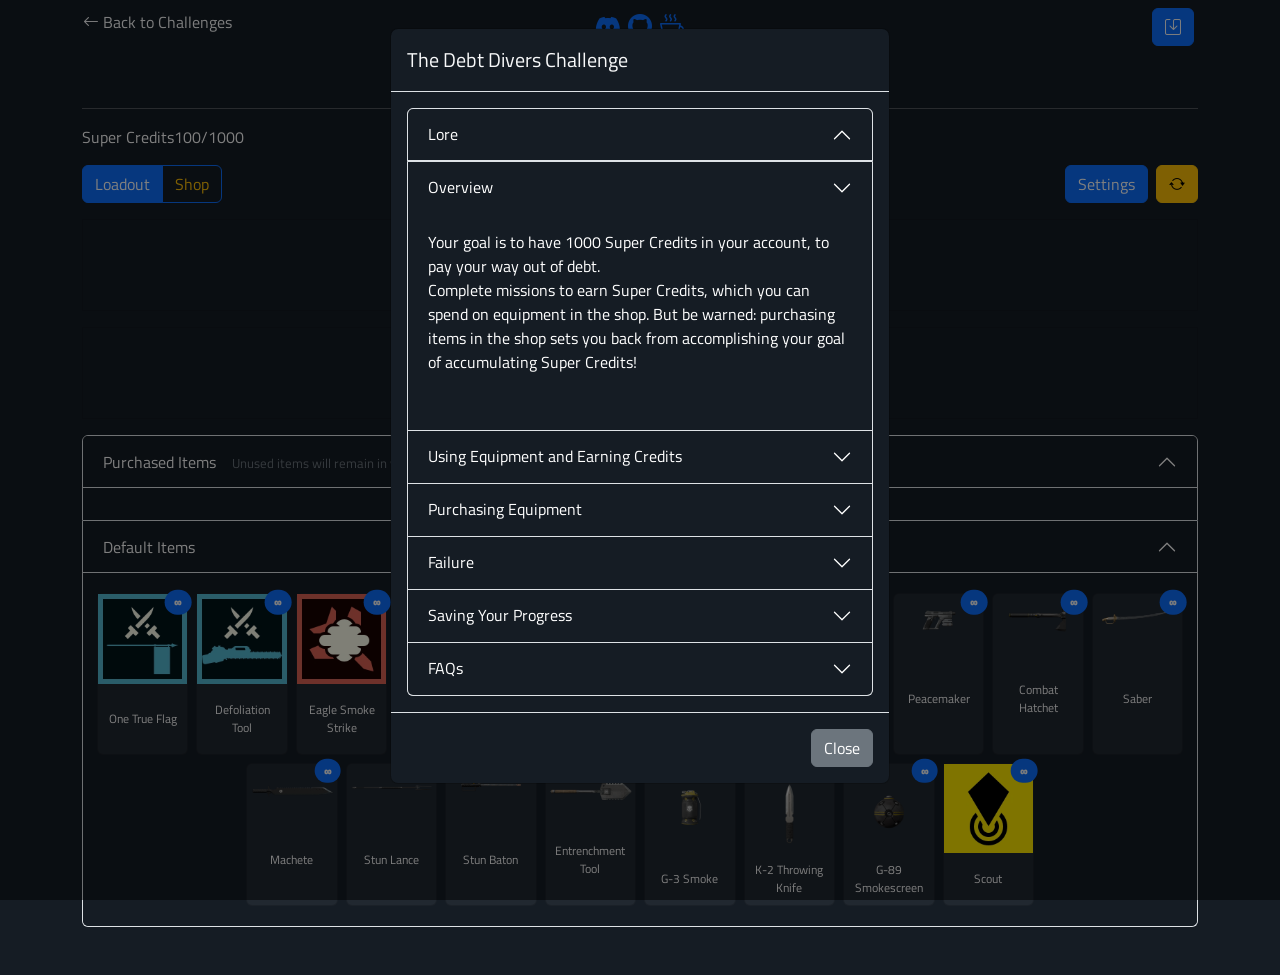
<file: debtdivers/index.html>
<!DOCTYPE html>
<html lang="en">
  <head>
    <meta charset="UTF-8" />
    <meta name="viewport" content="width=device-width, initial-scale=1" />
    <meta http-equiv="X-UA-Compatible" content="ie=edge" />
    <link
      href="https://cdn.jsdelivr.net/npm/bootstrap@5.1.3/dist/css/bootstrap.min.css"
      rel="stylesheet"
      integrity="sha384-1BmE4kWBq78iYhFldvKuhfTAU6auU8tT94WrHftjDbrCEXSU1oBoqyl2QvZ6jIW3"
      crossorigin="anonymous"
    />

    <link rel="stylesheet" type="text/css" href="../css/custom.css" />
    <link
      rel="shortcut icon"
      type="image/svg+xml"
      href="../images/dressing/ministryOfTruthIcon.png"
    />
    <link rel="preconnect" href="https://fonts.googleapis.com" />
    <link rel="preconnect" href="https://fonts.gstatic.com" crossorigin />
    <link
      href="https://fonts.googleapis.com/css2?family=Titillium+Web:ital,wght@0,200;0,300;0,400;0,600;0,700;0,900;1,200;1,300;1,400;1,600;1,700&display=swap"
      rel="stylesheet"
    />
    <link
      rel="stylesheet"
      href="https://cdn.jsdelivr.net/npm/bootstrap-icons@1.10.5/font/bootstrap-icons.css"
    />
    <meta
      name="description"
      content="A Helldivers challenge to earn Super Credits and pay off military debt. Strategize your loadout and fight your way to financial freedom."
    />
    <title>Helldivers 2: Debt Divers</title>
    <!-- Google tag (gtag.js) -->
    <!-- <script
      async
      src="https://www.googletagmanager.com/gtag/js?id=G-BFREXT7F48"
    ></script>
    <script>
      window.dataLayer = window.dataLayer || [];
      function gtag() {
        dataLayer.push(arguments);
      }
      gtag("js", new Date());

      gtag("config", "G-BFREXT7F48");
    </script> -->
  </head>

  <body>
    <div class="container mb-5">
      <div class="row d-flex justify-content-center mt-2">
        <div class="d-flex col-4 justify-content-start px-0">
          <a href="../index.html">
            <button class="btn text-light text-start py-0" type="button">
              <i class="bi bi-arrow-left"></i>
              Back to Challenges
            </button>
          </a>
        </div>
        <div class="d-flex col-4 justify-content-center">
          <a target="_blank" href="https://discord.gg/nphn3YpqvY">
            <i class="socialIcons bi bi-discord"></i>
          </a>
          <a
            class="mx-2"
            target="_blank"
            href="https://github.com/Selenestica/hd2-random-strat"
          >
            <i class="socialIcons bi bi-github"></i>
          </a>
          <a target="_blank" href="https://buymeacoffee.com/breakfasttaco">
            <i class="socialIcons bi bi-cup-hot"></i>
          </a>
        </div>
        <div class="col-4">
          <div class="d-flex justify-content-end">
            <button
              class="btn btn-primary"
              type="button"
              data-bs-toggle="modal"
              data-bs-target="#warbondSelectModal"
              id="warbondSelectButtonMobile"
            >
              <i class="bi bi-gear-fill"></i>
            </button>
            <button
              class="btn btn-primary mx-1"
              onclick="genDebtDiversSaveDataManagementInfo()"
              type="button"
            >
              <i class="bi bi-save text-light"></i>
            </button>
          </div>
        </div>
      </div>
      <div class="row d-flex justify-content-center mt-2">
        <div class="d-flex col justify-content-center">
          <h2
            class="text-light my-0 d-flex align-items-center cursorPointer"
            data-bs-toggle="modal"
            data-bs-target="#flavorAndInstructionsModal"
          >
            Helldivers 2 Debt Divers<i
              class="bi bi-info-circle mediumFontSize mx-1"
            ></i>
          </h2>
        </div>
      </div>

      <hr class="text-white" />

      <div class="row mt-2 justify-content-center text-white">
        <div
          class="col-4 d-flex text-white justify-content-start align-items-center"
        >
          <span id="superCreditsText">Super Credits</span>
          <span id="superCreditsIcon"
            ><i class="bi bi-currency-dollar"></i
          ></span>
          <span id="scCounter"></span>/1000
        </div>
        <div class="col-4 text-white d-flex justify-content-center">
          Missions Elapsed:<span
            id="missionCounterText"
            class="mx-1 text-white"
          ></span>
        </div>
        <div class="col-4 d-flex justify-content-end"></div>
      </div>
      <div class="row my-2 justify-content-center">
        <div class="col-2 d-flex align-items-center justify-content-start">
          <div id="bbMainViewButtonGroup" class="btn-group" role="group">
            <input
              type="radio"
              class="btn-check mainViewButtons"
              name="btnradio"
              id="loadoutButton"
              autocomplete="off"
              checked
            />
            <label
              class="btn btn-outline-primary text-white"
              for="loadoutButton"
            >
              <span id="bbLoadoutText">Loadout</span>
              <span id="bbLoadoutIcon"><i class="bi bi-archive-fill"></i></span>
            </label>
            <input
              type="radio"
              class="btn-check mainViewButtons"
              name="btnradio"
              id="shopButton"
              autocomplete="off"
            />
            <label
              class="btn btn-outline-primary text-warning"
              for="shopButton"
            >
              <span id="bbShopText">Shop</span>
              <span id="bbShopIcon"><i class="bi bi-cart-fill"></i></span>
            </label>
          </div>
        </div>
        <div class="col-8 justify-content-center" id="missionButtonsDiv">
          <div class="btn-group my-2" id="missionCompleteButtonDiv">
            <button
              class="btn btn-success"
              type="button"
              data-bs-toggle="modal"
              data-bs-target="#missionCompleteModal"
              id="missionCompleteButton"
            >
              <span id="bbMissionCompleteText"> Mission Complete </span>
              <span id="bbMissionCompleteIcon">
                <i class="bi bi-check-lg"></i>
              </span>
            </button>
          </div>
          <div class="btn-group my-2 mx-1" id="missionFailedButtonDiv">
            <button
              class="btn btn-danger"
              type="button"
              data-bs-toggle="modal"
              data-bs-target="#missionFailedModal"
              id="missionFailedButton"
            >
              <span id="bbMissionFailedText"> Mission Failed </span>
              <span id="bbMissionFailedIcon">
                <i class="bi bi-x-lg"></i>
              </span>
            </button>
          </div>
          <div class="btn-group my-2" id="downloadPDFButtonDiv">
            <button
              class="btn btn-primary"
              type="button"
              onclick="genDDGameOverModal()"
            >
              <span> Score </span>
            </button>
          </div>
        </div>
        <div class="col-8" id="bbShopFilterDiv">
          <div
            class="btn-group"
            role="group"
            aria-label="Basic outlined example"
          >
            <div class="btn-group">
              <button
                type="button"
                class="btn btn-outline-primary dropdown-toggle no-caret"
                data-bs-toggle="dropdown"
                aria-expanded="false"
              >
                <span id="bbTypeText" class="text-white">Type</span>
                <span id="bbTypeIcon" class="text-white"
                  ><i class="bi bi-list-task"></i
                ></span>
              </button>
              <ul class="dropdown-menu">
                <li>
                  <a
                    class="dropdown-item"
                    id="primariesFilterDropdownItem"
                    onclick="filterByType('primary')"
                    href="#"
                    >Primaries</a
                  >
                </li>
                <li>
                  <a
                    class="dropdown-item"
                    id="secondariesFilterDropdownItem"
                    onclick="filterByType('secondary')"
                    href="#"
                    >Secondaries</a
                  >
                </li>
                <li>
                  <a
                    class="dropdown-item"
                    id="throwablesFilterDropdownItem"
                    onclick="filterByType('throwable')"
                    href="#"
                    >Throwables</a
                  >
                </li>
                <li>
                  <a
                    class="dropdown-item"
                    id="stratagemsFilterDropdownItem"
                    onclick="filterByType('stratagem')"
                    href="#"
                    >Stratagems</a
                  >
                </li>
                <li>
                  <a
                    class="dropdown-item"
                    id="armorPassivesFilterDropdownItem"
                    onclick="filterByType('armor')"
                    href="#"
                    >Armor Passives</a
                  >
                </li>
                <li>
                  <a
                    class="dropdown-item"
                    id="boostersFilterDropdownItem"
                    onclick="filterByType('booster')"
                    href="#"
                    >Boosters</a
                  >
                </li>
              </ul>
            </div>
            <div class="btn-group">
              <button
                type="button"
                class="btn btn-outline-primary dropdown-toggle no-caret"
                data-bs-toggle="dropdown"
                aria-expanded="false"
              >
                <span id="bbPriceText" class="text-white">Price</span>
                <span id="bbPriceIcon" class="text-white"
                  ><i class="bi bi-tag-fill"></i
                ></span>
              </button>
              <ul class="dropdown-menu">
                <li>
                  <a
                    id="onSaleDropdownItem"
                    class="dropdown-item"
                    onclick="filterByPrice('onSale')"
                    href="#"
                    >On Sale</a
                  >
                </li>
                <li>
                  <a
                    id="cheapestDropdownItem"
                    class="dropdown-item"
                    onclick="filterByPrice('cheapest')"
                    href="#"
                    >Cheapest</a
                  >
                </li>
                <li>
                  <a
                    id="purchaseableDropdownItem"
                    class="dropdown-item"
                    onclick="filterByPrice('purchaseable')"
                    href="#"
                    >Purchaseable</a
                  >
                </li>
                <li>
                  <a
                    id="nonPurchaseableDropdownItem"
                    class="dropdown-item"
                    onclick="filterByPrice('nonpurchaseable')"
                    href="#"
                    >Non-Purchaseable</a
                  >
                </li>
              </ul>
            </div>
            <div class="btn-group">
              <button
                type="button"
                class="btn btn-outline-primary dropdown-toggle no-caret"
                data-bs-toggle="dropdown"
                aria-expanded="false"
              >
                <span id="bbSearchText" class="text-white">Search</span>
                <span id="bbSearchIcon" class="text-white"
                  ><i class="bi bi-search"></i
                ></span>
              </button>
              <ul class="dropdown-menu">
                <li>
                  <input type="text" id="shopSearchInput" />
                </li>
              </ul>
            </div>
            <button
              onclick="resetShopFilters()"
              class="btn btn-primary"
              type="button"
            >
              <span id="bbResetText"> Reset </span>
              <span id="bbResetIcon"><i class="bi bi-x-lg"></i></span>
            </button>
          </div>
        </div>
        <div class="col-2 justify-content-end d-flex align-items-center">
          <button
            class="btn btn-primary mx-2"
            type="button"
            data-bs-toggle="modal"
            data-bs-target="#warbondSelectModal"
            id="warbondSelectButtonDesktop"
          >
            Settings
          </button>
          <button
            class="btn btn-warning"
            type="button"
            data-bs-toggle="modal"
            data-bs-target="#restartDebtDiversModal"
          >
            <i class="bi bi-arrow-repeat"></i>
          </button>
        </div>
      </div>

      <!-- LOADOUT -->
      <div id="loadoutContainer" class="row d-flex justify-content-center">
        <div
          id="equippedItemsContainer"
          class="row d-flex justify-content-center"
        >
          <div class="col">
            <div
              id="stratagemsContainerBB"
              class="row mb-3 d-flex justify-content-center"
            >
              <div
                class="emptyItemContainers col-2 col-lg-1 mx-1 d-flex justify-content-center align-items-center"
              >
                <p class="mb-0 text-secondary emptyItemText">
                  <small>Click a Stratagem to Equip</small>
                </p>
              </div>
              <div
                class="emptyItemContainers col-2 col-lg-1 mx-1 d-flex justify-content-center align-items-center"
              >
                <p class="mb-0 text-secondary emptyItemText">
                  <small>Click a Stratagem to Equip</small>
                </p>
              </div>
              <div
                class="emptyItemContainers col-2 col-lg-1 mx-1 d-flex justify-content-center align-items-center"
              >
                <p class="mb-0 text-secondary emptyItemText">
                  <small>Click a Stratagem to Equip</small>
                </p>
              </div>
              <div
                class="emptyItemContainers col-2 col-lg-1 mx-1 d-flex justify-content-center align-items-center"
              >
                <p class="mb-0 text-secondary emptyItemText">
                  <small>Click a Stratagem to Equip</small>
                </p>
              </div>
            </div>
            <div
              id="equipmentContainerBB"
              class="row mb-3 d-flex justify-content-center"
            >
              <div
                class="emptyItemContainers col-2 col-lg-1 mx-1 d-flex justify-content-center align-items-center"
                id="armorContainerBB"
              >
                <p
                  class="mb-0 text-secondary emptyItemText"
                  id="emptyArmorText"
                >
                  <small>Click an Armor to Equip</small>
                </p>
              </div>
              <div
                id="primaryContainerBB"
                class="emptyItemContainers col-2 col-lg-1 mx-1 d-flex justify-content-center align-items-center"
              >
                <p
                  class="mb-0 text-secondary emptyItemText"
                  id="emptyPrimaryText"
                >
                  <small>Click a Primary to Equip</small>
                </p>
              </div>
              <div
                id="secondaryContainerBB"
                class="emptyItemContainers col-2 col-lg-1 mx-1 d-flex justify-content-center align-items-center"
              >
                <p
                  class="mb-0 text-secondary emptyItemText"
                  id="emptySecondaryText"
                >
                  <small>Click a Secondary to Equip</small>
                </p>
              </div>
              <div
                id="throwableContainerBB"
                class="emptyItemContainers col-2 col-lg-1 mx-1 d-flex justify-content-center align-items-center"
              >
                <p
                  class="mb-0 text-secondary emptyItemText"
                  id="emptyThrowableText"
                >
                  <small>Click a Throwable to Equip</small>
                </p>
              </div>
              <div
                id="boosterContainerBB"
                class="emptyItemContainers col-2 col-lg-1 mx-1 d-flex justify-content-center align-items-center"
              >
                <p
                  class="mb-0 text-secondary emptyItemText"
                  id="emptyBoosterText"
                >
                  <small>Click a Booster to Equip (optional)</small>
                </p>
              </div>
            </div>
          </div>
        </div>

        <div id="inventoryContainer" class="row d-flex">
          <div class="accordion px-0" id="inventoryAccordion">
            <div class="accordion-item bg-none">
              <h2 class="accordion-header">
                <button
                  class="accordion-button text-white"
                  type="button"
                  style="cursor: default"
                >
                  Purchased Items
                  <small
                    style="font-size: small; padding-top: 0.2rem"
                    class="mx-3 text-secondary"
                    >Unused items will remain in your inventory</small
                  >
                </button>
              </h2>
              <div
                class="accordion-collapse collapse show"
                data-bs-parent="#inventoryAccordion"
              >
                <div
                  id="purchasedItemsInventory"
                  class="accordion-body row d-flex justify-content-center"
                ></div>
              </div>
            </div>
            <div class="accordion-item bg-none">
              <h2 class="accordion-header">
                <button
                  class="accordion-button text-white"
                  type="button"
                  style="cursor: default"
                >
                  Default Items
                </button>
              </h2>
              <div
                class="accordion-collapse collapse show"
                data-bs-parent="#inventoryAccordion"
              >
                <div
                  id="defaultInventory"
                  class="accordion-body row justify-content-center"
                ></div>
              </div>
            </div>
          </div>
        </div>
      </div>

      <!-- SHOP -->
      <div
        id="bbShopItemsContainer"
        class="py-3 row d-none justify-content-center mt-2"
      ></div>

      <!-- MISSION COMPLETE MODAL -->
      <div
        class="modal fade"
        id="missionCompleteModal"
        tabindex="-1"
        aria-labelledby="missionCompleteModalLabel"
        aria-hidden="true"
      >
        <div class="modal-dialog modal-dialog-scrollable">
          <div class="modal-content bg-grey">
            <div class="modal-body d-flex row justify-content-center">
              <div
                class="row text-white d-flex justify-content-center text-center"
              >
                <h4>Mission Report</h4>
              </div>
              <div
                class="row text-white mb-4 d-flex justify-content-center align-items-center"
              >
                <img
                  src="../images/dressing/ministryOfTruthIcon.png"
                  class="img-fluid"
                  alt="ministry of truth eye"
                  id="motImage"
                />
                <small class="d-flex justify-content-center mt-2"
                  >NOTE: Lying will be considered treason.</small
                >
              </div>
              <div class="row d-flex pb-1 align-items-center px-0">
                <p
                  class="text-white mb-0 col-6"
                  for="missionDifficultyInput"
                  data-bs-toggle="tooltip"
                  title="Affects credits earned for stars"
                >
                  Mission Difficulty:
                </p>
                <input
                  class="form-control col-6"
                  id="missionDifficultyInput"
                  style="width: 15%; margin-left: 0.5rem"
                  type="text"
                  pattern="\d*"
                  oninput="this.value = this.value.replace(/[^0-9]/g, '')"
                  min="1"
                  max="10"
                  value="1"
                  aria-describedby="missionDifficultyInput"
                />
              </div>

              <div class="row my-1">
                <div
                  class="form-check"
                  id="operationCompleteForm"
                  data-bs-toggle="tooltip"
                  title="+50 credits"
                >
                  <label
                    class="form-check-label text-white"
                    for="operationCompleteCheck"
                  >
                    Does this mission complete an operation?
                  </label>
                  <input
                    class="form-check-input"
                    type="checkbox"
                    value=""
                    id="operationCompleteCheck"
                  />
                </div>
              </div>

              <hr class="text-white mt-3" />

              <div class="row d-flex pb-1 align-items-center px-0">
                <p
                  class="text-white mb-0 col-6"
                  data-bs-toggle="tooltip"
                  title="+(Mission Difficulty x 3) credits/star"
                  for="starsEarnedInput"
                >
                  Stars Earned:
                </p>
                <input
                  class="form-control col-6"
                  id="starsEarnedInput"
                  style="width: 15%; margin-left: 0.5rem"
                  type="text"
                  pattern="\d*"
                  oninput="this.value = this.value.replace(/[^0-9]/g, '')"
                  min="1"
                  max="5"
                  value="1"
                  aria-describedby="starsEarnedInput"
                />
              </div>

              <div class="row d-flex pb-1 align-items-center px-0">
                <p
                  class="text-white mb-0 col-6"
                  data-bs-toggle="tooltip"
                  title="-10 credits/death"
                  for="numOfDeathsInput"
                >
                  Deaths (Yours):
                </p>
                <input
                  class="form-control col-6"
                  id="numOfDeathsInput"
                  style="width: 15%; margin-left: 0.5rem"
                  type="text"
                  pattern="\d*"
                  oninput="this.value = this.value.replace(/[^0-9]/g, '')"
                  min="0"
                  max="24"
                  value="0"
                  aria-describedby="numOfDeathsInput"
                />
              </div>

              <div class="row d-flex pb-1 align-items-center px-0">
                <p
                  class="text-white mb-0 col-6"
                  data-bs-toggle="tooltip"
                  title="-15 credits/accidental"
                  for="numOfAccidentalsInput"
                >
                  Accidentals (Yours):
                </p>
                <input
                  class="form-control col-6"
                  id="numOfAccidentalsInput"
                  style="width: 15%; margin-left: 0.5rem"
                  type="text"
                  pattern="\d*"
                  oninput="this.value = this.value.replace(/[^0-9]/g, '')"
                  min="0"
                  max="100"
                  value="0"
                  aria-describedby="numOfAccidentalsInput"
                />
              </div>

              <div class="row d-flex pb-1 align-items-center px-0">
                <p
                  class="text-white mb-0 col-6"
                  data-bs-toggle="tooltip"
                  title="+1 credit/% remaining"
                  for="timeRemainingInput"
                >
                  Time Remaining (%):
                </p>
                <input
                  class="form-control col-6"
                  id="timeRemainingInput"
                  style="width: 15%; margin-left: 0.5rem"
                  type="text"
                  pattern="\d*"
                  oninput="this.value = this.value.replace(/[^0-9]/g, '')"
                  min="0"
                  max="100"
                  value="0"
                  aria-describedby="timeRemainingInput"
                />
              </div>

              <hr class="text-white mt-3" />

              <div class="row">
                <div
                  class="form-check"
                  data-bs-toggle="tooltip"
                  title="+1 random item"
                  id="highValueItemCollectedForm"
                >
                  <label
                    class="form-check-label text-white"
                    for="highValueItemCollectedCheck"
                  >
                    High Value Item Collected?
                  </label>
                  <input
                    class="form-check-input"
                    type="checkbox"
                    value=""
                    disabled
                    id="highValueItemCollectedCheck"
                  />
                </div>
              </div>
              <div class="row d-flex pb-1 align-items-center px-0">
                <p
                  class="text-white mb-0 col-6"
                  data-bs-toggle="tooltip"
                  title="+5 credits/sample"
                  for="superSamplesCollectedInput"
                >
                  Super Samples Collected:
                </p>
                <input
                  class="form-control col-6"
                  id="superSamplesCollectedInput"
                  style="width: 15%; margin-left: 0.5rem"
                  disabled
                  type="text"
                  pattern="\d*"
                  oninput="this.value = this.value.replace(/[^0-9]/g, '')"
                  min="0"
                  max="9"
                  value="0"
                  aria-describedby="superSamplesCollectedInput"
                />
              </div>
            </div>
            <div class="modal-footer row justify-content-between">
              <div class="col d-flex justify-content-start">
                <button
                  type="button"
                  class="btn btn-secondary"
                  data-bs-dismiss="modal"
                >
                  Cancel
                </button>
              </div>
              <div class="col d-flex justify-content-end">
                <button
                  type="button"
                  class="btn btn-primary"
                  onclick="submitMissionReport(true)"
                  data-bs-toggle="modal"
                >
                  Submit
                </button>
              </div>
            </div>
          </div>
        </div>
      </div>

      <!-- MISSION FAILED MODAL -->
      <div
        class="modal fade"
        id="missionFailedModal"
        tabindex="-1"
        open="true"
        aria-labelledby="missionFailedModalLabel"
        aria-hidden="true"
      >
        <div class="modal-dialog modal-dialog-scrollable">
          <div class="modal-content bg-grey">
            <div class="modal-header">
              <h5 class="modal-title text-light">Mission Failed</h5>
            </div>
            <div class="modal-body row d-flex justify-content-center">
              <p class="text-white">
                Your equipped purchased items will decrease by 1 use.
              </p>
              <br />
              <br />
              <p class="text-white">Proceed?</p>
            </div>
            <div class="modal-footer d-flex justify-content-between">
              <button
                type="button"
                class="btn btn-secondary"
                data-bs-dismiss="modal"
              >
                Cancel
              </button>
              <button
                type="button"
                onclick="submitMissionReport(false)"
                class="btn btn-warning"
                data-bs-dismiss="modal"
              >
                Proceed
              </button>
            </div>
          </div>
        </div>
      </div>

      <!-- CHALLENGE SETTINGS MODAL -->
      <div
        class="modal fade"
        id="warbondSelectModal"
        tabindex="-1"
        aria-labelledby="warbondSelectModalLabel"
        aria-hidden="true"
      >
        <div class="modal-dialog modal-dialog-scrollable">
          <div class="modal-content bg-grey">
            <div class="modal-header">
              <h5 class="modal-title text-light" id="warbondSelectModalLabel">
                Challenge Settings
              </h5>
            </div>
            <div class="modal-body">
              <p class="mb-0 text-white">
                NOTE: You can only change these settings at the beginning of the
                run, and before any items are purchased.
              </p>
              <div class="p-3" id="bbDifficultyRadioContainer">
                <h5 class="text-white">Difficulty</h5>
                <div class="form-check">
                  <input
                    class="form-check-input"
                    type="radio"
                    name="flexRadioDefault"
                    id="bbDiffRadioEasy"
                  />
                  <label
                    class="form-check-label text-white"
                    for="bbDiffRadioEasy"
                  >
                    Easy/Solo
                  </label>
                </div>
                <div class="form-check">
                  <input
                    class="form-check-input"
                    type="radio"
                    name="flexRadioDefault"
                    id="bbDiffRadioMedium"
                    checked
                  />
                  <label
                    class="form-check-label text-white"
                    for="bbDiffRadioMedium"
                  >
                    Medium
                  </label>
                </div>
                <div class="form-check">
                  <input
                    class="form-check-input"
                    type="radio"
                    name="flexRadioDefault"
                    id="bbDiffRadioHard"
                  />
                  <label
                    class="form-check-label text-white"
                    for="bbDiffRadioHard"
                  >
                    Hard
                  </label>
                </div>
              </div>

              <div class="p-3" id="warbondsChecklistContainer">
                <h5 class="text-white">Warbond Select</h5>
              </div>
            </div>
            <div class="modal-footer">
              <button
                type="button"
                class="btn btn-secondary"
                data-bs-dismiss="modal"
              >
                Close
              </button>
            </div>
          </div>
        </div>
      </div>

      <!-- FLAVOR AND INSTRUCTIONS MODAL -->
      <div
        class="modal fade"
        id="flavorAndInstructionsModal"
        tabindex="-1"
        open="true"
        aria-labelledby="flavorAndInstructionsModalLabel"
        aria-hidden="true"
      >
        <div class="modal-dialog modal-dialog-scrollable">
          <div class="modal-content bg-grey">
            <div class="modal-header">
              <h5 class="modal-title text-light">The Debt Divers Challenge</h5>
            </div>
            <div class="modal-body row d-flex justify-content-center">
              <div class="accordion" id="infoAccordion">
                <div class="accordion-item">
                  <h2 class="accordion-header">
                    <button
                      class="accordion-button text-white"
                      type="button"
                      data-bs-toggle="collapse"
                      data-bs-target="#collapseOne"
                      aria-expanded="true"
                      aria-controls="collapseOne"
                    >
                      Lore
                    </button>
                  </h2>
                  <div
                    id="collapseOne"
                    class="accordion-collapse collapse"
                    data-bs-parent="#infoAccordion"
                  >
                    <div class="accordion-body">
                      <p class="text-white">
                        “The price of liberty is vigilance... and a balanced
                        ledger.” As the galaxy teeters on the brink of chaos,
                        and the cost of war climbs higher than a Helldiver drop
                        pod, Super Earth High Command proudly unveils
                        <strong>Debt Divers</strong>: a courageous initiative
                        designed to transform battlefield valor into fiscal
                        responsibility. In this bold new directive, every
                        Helldiver is not only a warrior—but a debtor in pursuit
                        of redemption. <br /><br />
                        Through fire and steel, through bug and bot, your
                        mission is clear:
                        <strong>earn Super Credits</strong> and chip away at the
                        sacred obligation you owe to Super Earth. In Debt
                        Divers, the enemy isn’t just the Terminid horde... it’s
                        compound interest. <br /><br />
                        <em>
                          “Remember, Helldiver: every credit you earn is a step
                          closer to freedom—and a step further from financial
                          disgrace. Serve with honor, spend with wisdom, and
                          always pay it forward... with interest.”
                        </em>
                      </p>
                    </div>
                  </div>
                </div>
                <div class="accordion-item">
                  <h2 class="accordion-header">
                    <button
                      class="accordion-button text-white collapsed"
                      type="button"
                      data-bs-toggle="collapse"
                      data-bs-target="#collapseTwo"
                      aria-expanded="false"
                      aria-controls="collapseTwo"
                    >
                      Overview
                    </button>
                  </h2>
                  <div
                    id="collapseTwo"
                    class="accordion-collapse collapse show"
                    data-bs-parent="#infoAccordion"
                  >
                    <div class="accordion-body">
                      <p class="text-white">
                        Your goal is to have 1000 Super Credits in your account,
                        to pay your way out of debt.
                        <br />
                        Complete missions to earn Super Credits, which you can
                        spend on equipment in the shop. But be warned:
                        purchasing items in the shop sets you back from
                        accomplishing your goal of accumulating Super Credits!
                        <br />
                        <br />
                      </p>
                    </div>
                  </div>
                </div>
                <div class="accordion-item">
                  <h2 class="accordion-header">
                    <button
                      class="accordion-button text-white collapsed"
                      type="button"
                      data-bs-toggle="collapse"
                      data-bs-target="#collapseThree"
                      aria-expanded="false"
                      aria-controls="collapseThree"
                    >
                      Using Equipment and Earning Credits
                    </button>
                  </h2>
                  <div
                    id="collapseThree"
                    class="accordion-collapse collapse"
                    data-bs-parent="#infoAccordion"
                  >
                    <div class="accordion-body">
                      <p class="text-white">
                        In order to start a mission, you must equip items in
                        your loadout menu (just like in-game). You must choose 4
                        stratagems, armor, a primary, a secondary, and a
                        throwable. Click on an item in your Purchased Items box
                        or Default Items box to equip the item. To unequip an
                        item, simply click on it again.
                        <br />
                        <br />
                        Your Default Items have unlimited uses, but your
                        Purchased Items have uses corresponding to how many
                        times you have purchased it (which you can see in the
                        top right corner of the item).
                        <br />
                        <br />
                        After each mission, press the 'Mission Complete' button
                        and complete the form. Hover over the text of each input
                        to see how many credits you will earn or lose.
                      </p>
                    </div>
                  </div>
                </div>
                <div class="accordion-item">
                  <h2 class="accordion-header">
                    <button
                      class="accordion-button text-white collapsed"
                      type="button"
                      data-bs-toggle="collapse"
                      data-bs-target="#collapseFour"
                      aria-expanded="false"
                      aria-controls="collapseFour"
                    >
                      Purchasing Equipment
                    </button>
                  </h2>
                  <div
                    id="collapseFour"
                    class="accordion-collapse collapse"
                    data-bs-parent="#infoAccordion"
                  >
                    <div class="accordion-body">
                      <p class="text-white">
                        Press the 'Shop' button to view purchaseable items.
                        Click on an item to purchase it. Each time you purchase
                        an item the price will increase for the next time you
                        purchase that same item, with the exception of Super
                        Earth Surplus (a random item).
                        <br />
                        Prices that are on sale will have a green price tag, and
                        will not increase in price as much as items at full
                        price.
                        <br />
                        <br />
                        <b>For example: </b>If I purchased the Quasar Cannon at
                        full price for 25 Credits, the price for the next Quasar
                        Cannon will be 30 Credits.
                        <br />
                        <br />
                        Additionally, the shop will completely reset after each
                        operation is completed.
                      </p>
                    </div>
                  </div>
                </div>
                <div class="accordion-item">
                  <h2 class="accordion-header">
                    <button
                      class="accordion-button text-white collapsed"
                      type="button"
                      data-bs-toggle="collapse"
                      data-bs-target="#collapseFive"
                      aria-expanded="false"
                      aria-controls="collapseFive"
                    >
                      Failure
                    </button>
                  </h2>
                  <div
                    id="collapseFive"
                    class="accordion-collapse collapse"
                    data-bs-parent="#infoAccordion"
                  >
                    <div class="accordion-body">
                      <p class="text-white">
                        If you fail a mission, you will not lose credits, but
                        item usage will still be counted. Additionally, your
                        ending score will be negatively affected.
                      </p>
                    </div>
                  </div>
                </div>
                <div class="accordion-item">
                  <h2 class="accordion-header">
                    <button
                      class="accordion-button text-white collapsed"
                      type="button"
                      data-bs-toggle="collapse"
                      data-bs-target="#collapseSix"
                      aria-expanded="false"
                      aria-controls="collapseSix"
                    >
                      Saving Your Progress
                    </button>
                  </h2>
                  <div
                    id="collapseSix"
                    class="accordion-collapse collapse"
                    data-bs-parent="#infoAccordion"
                  >
                    <div class="accordion-body">
                      <p class="text-white">
                        Your progress is saved in your browser's local storage.
                        If you clear your browser's local storage, your progress
                        will be lost. If you want to start a new run, you may do
                        so by pressing the yellow "Restart" button on the right
                        side of the page. Your run will be saved and accessible
                        in the save menu.
                        <br />
                        <br />
                        Saved games can be loaded, downloaded, and uploaded in
                        the Save Data Management menu, accessible by clicking
                        the floppy disk button in the upper right corner. You
                        can also rename your save files to keep them in order.
                      </p>
                    </div>
                  </div>
                </div>
                <div class="accordion-item">
                  <h2 class="accordion-header">
                    <button
                      class="accordion-button text-white collapsed"
                      type="button"
                      data-bs-toggle="collapse"
                      data-bs-target="#collapseSeven"
                      aria-expanded="false"
                      aria-controls="collapseSeven"
                    >
                      FAQs
                    </button>
                  </h2>
                  <div
                    id="collapseSeven"
                    class="accordion-collapse collapse"
                    data-bs-parent="#infoAccordion"
                  >
                    <div class="accordion-body">
                      <ul class="modalAccordionList">
                        <li class="text-white">
                          <b>Q: Who was this challenge made for?</b>
                          <p>
                            A: This challenge was made for those who enjoy
                            challenge runs and rogue-like elements, and is
                            friendly to newer players and veterans alike due to
                            the multiple difficulty modes and ability to filter
                            out items from warbonds you might not have
                            purchased.
                          </p>
                        </li>
                        <li class="text-white">
                          <b
                            >Q: How many squadmates do I need to run this
                            challenge?</b
                          >
                          <p>
                            A: This challenge is viable for a squad of
                            participating players and solo players. For solo
                            players, "Easy" mode is recommended.
                            <br />
                            Participating squadmates don't need to be on the
                            same mission in order to run the challenge together.
                            <br />
                            <br />
                            <b>i.e.</b> You can be several missions ahead of
                            your squadmate, and it doesn't necessarily affect
                            your challenge run.
                          </p>
                        </li>
                        <li class="text-white">
                          <b
                            >Q: What if I reach 1000 Super Credits before my
                            squadmates?</b
                          >
                          <p>
                            A: You can still run the challenge with your
                            squadmates even after you've reached your goal.
                            Simply continue playing as normal. 1000 Super
                            Credits will be deducted from your balance.
                          </p>
                        </li>
                        <li class="text-white">
                          <b>Q: What if I don't have all the warbonds?</b>
                          <p>
                            A: Check out the Settings menu by pressing the blue
                            gear button. From there you can change your
                            difficulty and toggle on/off the warbonds.
                          </p>
                        </li>
                        <li class="text-white">
                          <b>Q: What is Super Earth Surplus again?</b>
                          <p>
                            A: A random item. Specifically, it is a 1 in 6
                            chance of receiving a random primary, secondary,
                            throwable, stratagem, booster, or armor passive.
                          </p>
                        </li>
                        <li class="text-white">
                          <b>Q: Why is X item so cheap/expensive?</b>
                          <p>
                            A: Every item has a base cost, plus a random number
                            cost added to it (the range of the random number
                            depends on difficulty). The random number usually
                            makes the item more expensive, but there is a chance
                            the cost can be cheaper than the base cost.
                          </p>
                        </li>
                      </ul>
                    </div>
                  </div>
                </div>
              </div>
            </div>
            <div class="modal-footer">
              <button
                type="button"
                class="btn btn-secondary"
                data-bs-dismiss="modal"
              >
                Close
              </button>
            </div>
          </div>
        </div>
      </div>

      <!-- RESTART MODAL -->
      <div
        class="modal fade"
        id="restartDebtDiversModal"
        tabindex="-1"
        open="true"
        aria-labelledby="restartDebtDiversModalLabel"
        aria-hidden="true"
      >
        <div class="modal-dialog modal-dialog-scrollable">
          <div class="modal-content bg-grey">
            <div class="modal-header">
              <h5 class="modal-title text-light">Restart Run</h5>
            </div>
            <div class="modal-body row d-flex justify-content-center">
              <p class="text-white">
                When you restart your run, your current run will be saved.
                <br />
                <br />
                Restart run?
              </p>
            </div>
            <div class="modal-footer d-flex justify-content-between">
              <button
                type="button"
                class="btn btn-secondary"
                data-bs-dismiss="modal"
              >
                Cancel
              </button>
              <button
                type="button"
                onclick="saveDataAndRestart()"
                class="btn btn-primary"
                data-bs-dismiss="modal"
              >
                Save and Restart
              </button>
            </div>
          </div>
        </div>
      </div>

      <!-- GAME OVER MODAL -->
      <div
        class="modal fade"
        id="ddGameOverModal"
        tabindex="-1"
        open="true"
        aria-labelledby="ddGameOverModalLabel"
        aria-hidden="true"
      >
        <div class="modal-dialog modal-dialog-scrollable">
          <div class="modal-content bg-grey">
            <div class="modal-header">
              <h5 class="modal-title text-light">
                Challenge Complete - Debt Divers
              </h5>
            </div>
            <div
              id="ddGameOverModalBody"
              class="modal-body text-white row d-flex justify-content-center"
            ></div>
            <div class="modal-footer d-flex justify-content-between">
              <button
                type="button"
                class="btn btn-secondary"
                data-bs-dismiss="modal"
              >
                Close
              </button>
              <button
                type="button"
                onclick="downloadDDScoreSummary()"
                class="btn btn-primary"
                data-bs-dismiss="modal"
              >
                Download File
              </button>
            </div>
          </div>
        </div>
      </div>

      <!-- SAVE DATA MANAGEMENT MODAL -->
      <div
        class="modal fade"
        id="debtDiversDataManagementModal"
        tabindex="-1"
        open="true"
        aria-labelledby="debtDiversDataManagementModalLabel"
        aria-hidden="true"
        data-bs-backdrop="static"
        data-bs-keyboard="false"
      >
        <div class="modal-dialog modal-lg modal-dialog-scrollable">
          <div class="modal-content bg-grey">
            <div class="modal-header">
              <h5 class="modal-title text-light" id="">Save Data Management</h5>
            </div>
            <div
              class="modal-body row d-flex justify-content-center"
              id="debtDiversDataManagementModalBody"
            >
              <p class="text-white">
                Switch your active save file here, delete save files, or upload
                save files.
                <br />
                Select an entry below and press 'Apply' to load a different save
                file.
                <br />
                <br />
                NOTE: You can't delete your current save file.
              </p>
              <div class="mb-3 d-flex row">
                <div class="col-9">
                  <input
                    class="form-control"
                    type="file"
                    id="saveDataUploadInput"
                  />
                </div>
                <div class="col-3">
                  <button
                    type="button"
                    onclick="uploadSaveFile()"
                    class="btn btn-success"
                    id="uploadSaveFileButton"
                    disabled
                  >
                    Upload
                  </button>
                </div>
              </div>
              <div
                id="debtDiversDataManagementModalSavesList"
                class="btn-group-vertical"
                role="group"
                aria-label="Basic radio toggle button group"
              ></div>
            </div>
            <div class="modal-footer row justify-content-between">
              <div class="d-flex col justify-content-start">
                <button
                  type="button"
                  onclick="clearDebtDiversDataManagementModal()"
                  class="btn btn-secondary"
                  data-bs-dismiss="modal"
                >
                  Cancel
                </button>
              </div>
              <div
                id="saveDataModalFunctionsDiv"
                class="d-flex col justify-content-end"
              >
                <button
                  type="button"
                  onclick="clearSaveDataAndRestart('debtDiversSaveData')"
                  class="btn btn-danger"
                  data-bs-dismiss="modal"
                >
                  Delete ALL
                </button>
                <button
                  type="button"
                  onclick="deleteSavedGameData()"
                  class="btn btn-danger mx-2"
                  data-bs-dismiss="modal"
                >
                  Delete
                </button>
                <button
                  type="button"
                  onclick="applySavedGameData()"
                  class="btn btn-primary"
                  data-bs-dismiss="modal"
                >
                  Apply
                </button>
              </div>
            </div>
          </div>
        </div>
      </div>

      <!-- CHALLENGE COMPLETED MODAL -->
      <div
        class="modal fade"
        id="challengeCompletedModal"
        tabindex="-1"
        open="true"
        aria-labelledby="challengeCompletedModalLabel"
        aria-hidden="true"
      >
        <div class="modal-dialog modal-xl modal-dialog-scrollable">
          <div class="modal-content bg-grey">
            <div class="modal-header">
              <h5
                class="modal-title text-light"
                id="challengeCompletedModalTitle"
              ></h5>
            </div>
            <div
              class="modal-body row d-flex justify-content-center"
              id="challengeCompletedModalBody"
            ></div>
            <div class="modal-footer">
              <button
                type="button"
                class="btn btn-secondary"
                data-bs-dismiss="modal"
              >
                Close
              </button>
            </div>
          </div>
        </div>
      </div>

      <!-- PURCHASED ITEM TOAST -->
      <div
        class="position-fixed top-0 start-50 translate-middle-x p-3 pointer-events-none"
        style="z-index: 1080"
      >
        <div
          class="toast align-items-center text-white bg-success border-0 bbPurchaseToast pointer-events-auto"
          role="alert"
          aria-live="assertive"
          aria-atomic="true"
          data-bs-autohide="true"
          data-bs-delay="3000"
        >
          <div class="d-flex">
            <div class="toast-body" id="purchasedItemToastBody"></div>
            <button
              type="button"
              class="btn-close btn-close-white me-2 m-auto"
              data-bs-dismiss="toast"
              aria-label="Close"
            ></button>
          </div>
        </div>
      </div>

      <!-- CREDITS EARNED TOAST -->
      <div
        class="position-fixed top-0 start-50 translate-middle-x p-3 pointer-events-none"
        style="z-index: 1080"
      >
        <div
          class="toast align-items-center text-white bg-success border-0 bbCreditsEarnedToast pointer-events-auto"
          role="alert"
          aria-live="assertive"
          aria-atomic="true"
          data-bs-autohide="true"
          data-bs-delay="1500"
        >
          <div class="d-flex">
            <div class="toast-body" id="creditsEarnedToastBody"></div>
            <button
              type="button"
              class="btn-close btn-close-white me-2 m-auto"
              data-bs-dismiss="toast"
              aria-label="Close"
            ></button>
          </div>
        </div>
      </div>
    </div>
  </body>

  <script src="https://cdn.jsdelivr.net/npm/@popperjs/core@2.10.2/dist/umd/popper.min.js"></script>
  <script
    src="https://cdn.jsdelivr.net/npm/bootstrap@5.1.3/dist/js/bootstrap.bundle.min.js"
    integrity="sha384-ka7Sk0Gln4gmtz2MlQnikT1wXgYsOg+OMhuP+IlRH9sENBO0LRn5q+8nbTov4+1p"
    crossorigin="anonymous"
  ></script>

  <script src="../js/constants/primaries.js"></script>
  <script src="../js/constants/secondaries.js"></script>
  <script src="../js/constants/boosters.js"></script>
  <script src="../js/constants/throwables.js"></script>
  <script src="../js/constants/stratagems.js"></script>
  <script src="../js/constants/armorpassives.js"></script>
  <script src="../js/utils/getMissionText.js"></script>
  <script src="../js/utils/getCurrentDateTime.js"></script>
  <script src="../js/utils/getItemCost.js"></script>
  <script src="../js/utils/getIsItemOnSale.js"></script>
  <script src="../js/utils/getItemType.js"></script>
  <script src="../js/utils/bbShopFilterFunctions.js"></script>
  <script src="../js/utils/calculateItemCost.js"></script>
  <script src="../js/utils/getMaxStarsForMission.js"></script>
  <script src="../js/utils/getMaxSuperSamplesForMission.js"></script>
  <script src="../js/utils/showBBPurchasedItemToast.js"></script>
  <script src="../js/utils/showBBCreditsEarnedToast.js"></script>
  <script src="../js/utils/downloadSaveFile.js"></script>
  <script src="../js/utils/downloadDDScoreSummary.js"></script>
  <script src="../js/components/genShowAllItemsModal.js"></script>
  <script src="../js/components/emptyStratagemBox.js"></script>
  <script src="../js/components/equipmentContainerBBDefaultContent.js"></script>
  <script src="../js/components/genDDGameOverModal.js"></script>
  <script>
    const specialist = null;
  </script>
  <script src="../js/utils/warbondCodes.js"></script>
  <script src="../js/components/genWarbondCheckboxes.js"></script>
  <script src="../js/utils/getStartingItems.js"></script>
  <script src="../js/utils/getCurrentGame.js"></script>
  <script src="../js/utils/sharedShopAndLoadoutFunctions.js"></script>
  <script src="../js/debtdivers.js"></script>
  <script src="../js/components/genDebtDiversSaveDataManagementInfo.js"></script>
  <script>
    // This will enable all tooltips on the page
    document.addEventListener("DOMContentLoaded", function () {
      var tooltipTriggerList = [].slice.call(
        document.querySelectorAll('[data-bs-toggle="tooltip"]')
      );
      tooltipTriggerList.forEach(function (tooltipTriggerEl) {
        new bootstrap.Tooltip(tooltipTriggerEl);
      });
    });
  </script>
</html>
</file>
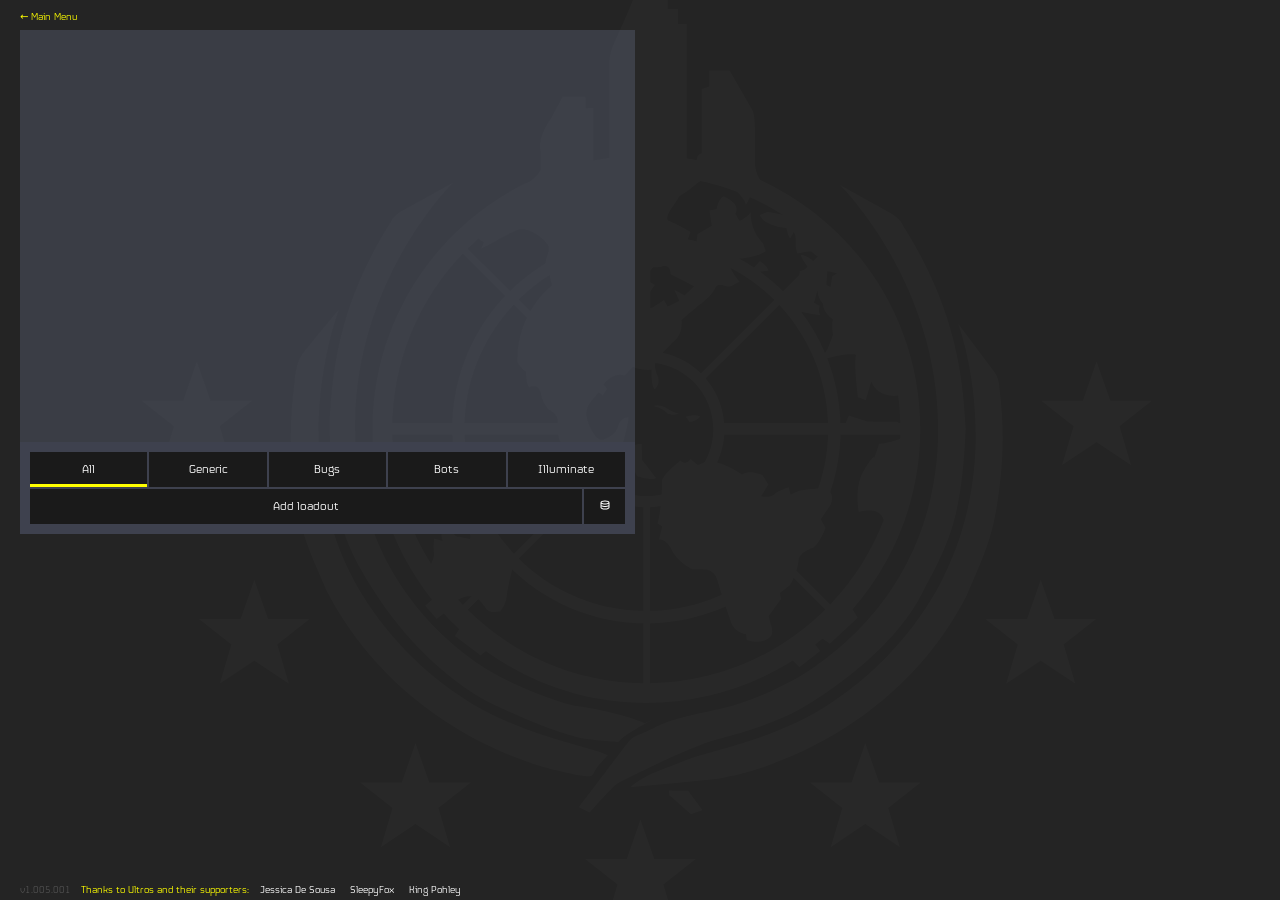
<file: loadoutbuilder/index.html>
<!DOCTYPE html>
<html lang="en">
  <head>
    <meta charset="UTF-8" />
    <link
      rel="icon"
      type="image"
      href="../images/dressing/ministryOfTruthIcon.png"
    />
    <meta name="viewport" content="width=device-width, initial-scale=1.0" />
    <title>Helldivers 2: Loadout Builder</title>

    <!-- SEO Meta Tags -->
    <meta
      name="description"
      content="Create, save, and share loadouts from Helldivers 2! Join the community of Helldivers and enhance your gameplay experience."
    />
    <meta
      name="keywords"
      content="Helldivers 2, Helldivers, game loadouts, video game, gaming"
    />
    <meta name="author" content="Helldivers 2 Challenges" />

    <!-- Open Graph Meta Tags for Social Media Sharing -->
    <meta property="og:title" content="Helldivers 2: Loadout Builder" />
    <meta
      property="og:description"
      content="Create, save, and share loadouts from Helldivers 2! Join the community of Helldivers and enhance your gameplay experience."
    />
    <meta
      property="og:image"
      content="../images/dressing/ministryOfTruthIcon.png"
    />
    <meta property="og:url" content="URL of your site" />
    <meta property="og:type" content="website" />

    <!-- Twitter Card Meta Tags -->
    <meta name="twitter:card" content="summary_large_image" />
    <meta name="twitter:title" content="Helldivers 2: Loadout Builder" />
    <meta
      name="twitter:description"
      content="Create, save, and share loadouts from Helldivers 2! Join the community of Helldivers and enhance your gameplay experience."
    />
    <meta
      name="twitter:image"
      content="../images/dressing/ministryOfTruthIcon.png"
    />
    <script type="module" crossorigin src="./assets/index-DAU5TlKw.js"></script>
    <link rel="stylesheet" crossorigin href="./assets/index-CpBONM1A.css">
  </head>

  <body>
    <div id="root" style="width: 100%"></div>
  </body>
</html>
</file>
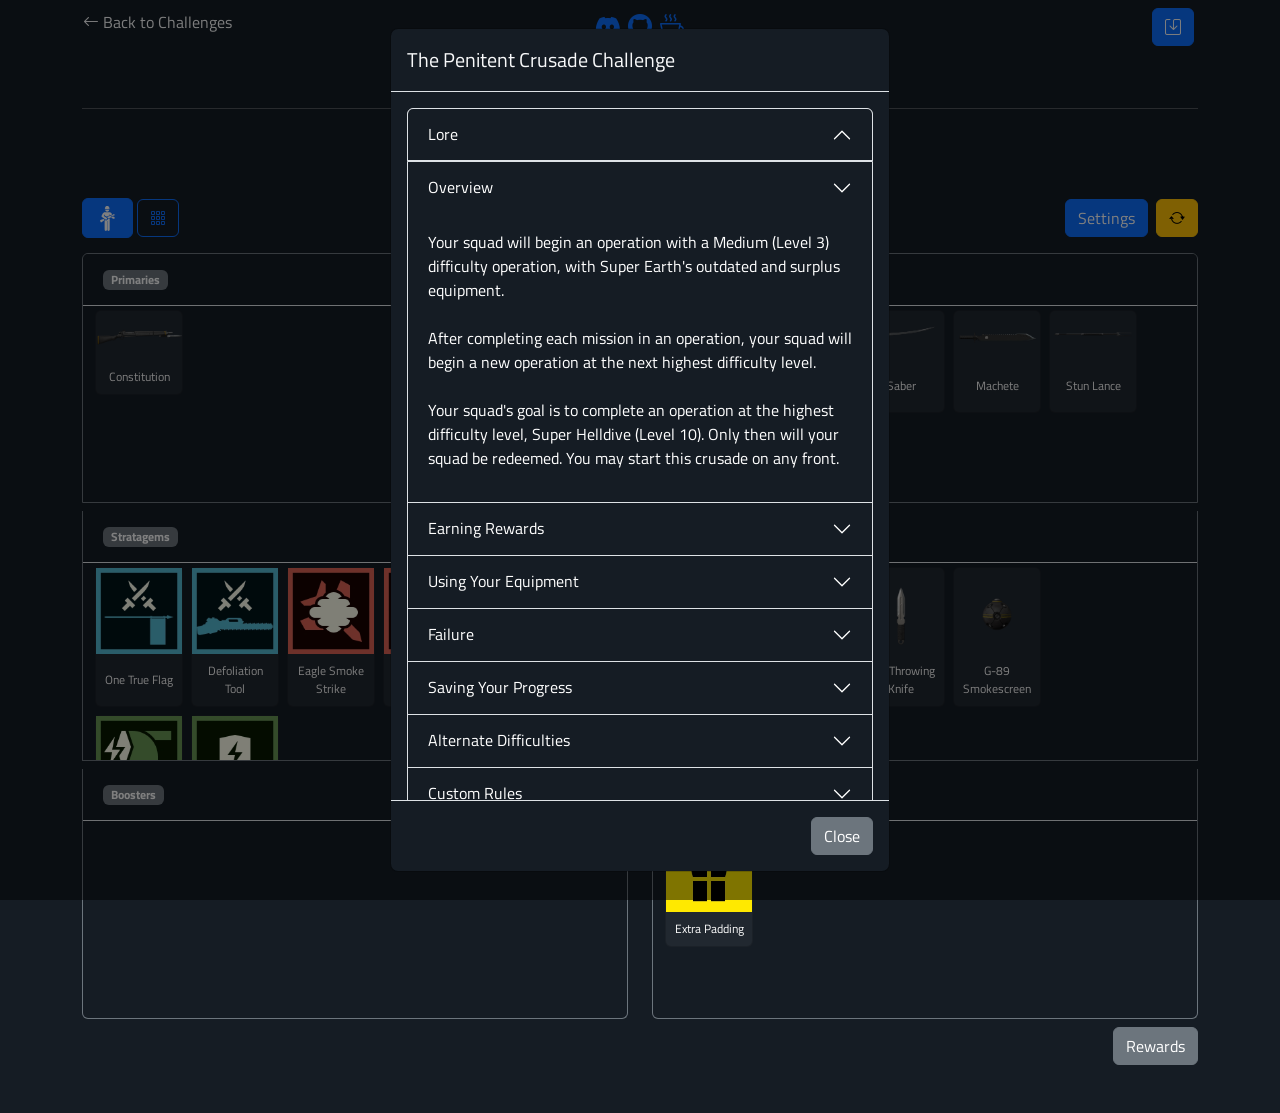
<file: penitentcrusade/index.html>
<!doctype html>
<html lang="en">
  <head>
    <meta charset="UTF-8" />
    <meta name="viewport" content="width=device-width, initial-scale=1" />
    <meta http-equiv="X-UA-Compatible" content="ie=edge" />
    <link
      href="https://cdn.jsdelivr.net/npm/bootstrap@5.1.3/dist/css/bootstrap.min.css"
      rel="stylesheet"
      integrity="sha384-1BmE4kWBq78iYhFldvKuhfTAU6auU8tT94WrHftjDbrCEXSU1oBoqyl2QvZ6jIW3"
      crossorigin="anonymous"
    />

    <link rel="stylesheet" type="text/css" href="../css/custom.css" />
    <link
      rel="shortcut icon"
      type="image/svg+xml"
      href="../images/dressing/ministryOfTruthIcon.png"
    />
    <link rel="preconnect" href="https://fonts.googleapis.com" />
    <link rel="preconnect" href="https://fonts.gstatic.com" crossorigin />
    <link
      href="https://fonts.googleapis.com/css2?family=Titillium+Web:ital,wght@0,200;0,300;0,400;0,600;0,700;0,900;1,200;1,300;1,400;1,600;1,700&display=swap"
      rel="stylesheet"
    />
    <link
      rel="stylesheet"
      href="https://cdn.jsdelivr.net/npm/bootstrap-icons@1.10.5/font/bootstrap-icons.css"
    />
    <meta
      name="description"
      content="The Penitent Crusade, known to the 9th Hellraisers as “Death Watch,” is a sacred trial for the most resolute and courageous."
    />
    <title>Helldivers 2: Penitent Crusade</title>
    <!-- Google tag (gtag.js) -->
    <script
      async
      src="https://www.googletagmanager.com/gtag/js?id=G-BFREXT7F48"
    ></script>
    <script>
      window.dataLayer = window.dataLayer || [];
      function gtag() {
        dataLayer.push(arguments);
      }
      gtag("js", new Date());

      gtag("config", "G-BFREXT7F48");
    </script>
  </head>

  <body>
    <div class="container mb-5">
      <div class="row d-flex justify-content-center mt-2">
        <div class="d-flex col-4 justify-content-start px-0">
          <a href="../index.html">
            <button class="btn text-light text-start py-0" type="button">
              <i class="bi bi-arrow-left"></i>
              Back to Challenges
            </button>
          </a>
        </div>
        <div class="d-flex col-4 justify-content-center">
          <a target="_blank" href="https://discord.gg/nphn3YpqvY">
            <i class="socialIcons bi bi-discord"></i>
          </a>
          <a
            class="mx-2"
            target="_blank"
            href="https://github.com/Selenestica/hd2-random-strat"
          >
            <i class="socialIcons bi bi-github"></i>
          </a>
          <a target="_blank" href="https://buymeacoffee.com/breakfasttaco">
            <i class="socialIcons bi bi-cup-hot"></i>
          </a>
        </div>
        <div class="col-4">
          <div class="d-flex justify-content-end">
            <button
              class="btn btn-primary"
              type="button"
              data-bs-toggle="modal"
              data-bs-target="#warbondSelectModal"
              id="warbondSelectButtonMobile"
            >
              <i class="bi bi-gear-fill"></i>
            </button>
            <button
              class="btn btn-primary mx-1"
              onclick="genPCSaveDataManagementModalInfo()"
              type="button"
            >
              <i class="bi bi-save text-light"></i>
            </button>
          </div>
        </div>
      </div>
      <div class="row d-flex justify-content-center mt-2">
        <div class="d-flex col justify-content-center">
          <h2
            class="text-light my-0 d-flex align-items-center cursorPointer"
            data-bs-toggle="modal"
            data-bs-target="#flavorAndInstructionsModal"
          >
            Helldivers 2<span class="mx-2" id="pcTitleName"
              >Penitent Crusade</span
            >
            <i class="bi bi-info-circle mediumFontSize mx-1"></i>
          </h2>
        </div>
      </div>

      <hr class="text-white" />

      <div class="row mt-2 justify-content-center text-white">
        <div
          class="col-4 text-white d-flex justify-content-start align-items-center"
          id="specialistNameText"
        ></div>
        <div class="col-4 d-flex align-items-center justify-content-center">
          <div class="card bg-dark border-primary px-3 py-2 text-center">
            <small class="text-muted text-uppercase" style="font-size: 0.65rem"
              >Current Mission</small
            >
            <span id="missionCounterText" class="text-white fw-bold"></span>
          </div>
        </div>
        <div class="col-4 d-flex justify-content-end align-items-center"></div>
      </div>
      <div class="row mt-2 justify-content-center">
        <div class="col-3 justify-content-start d-flex align-items-center">
          <button
            class="btn btn-primary"
            type="button"
            data-bs-toggle="modal"
            data-bs-target="#specialistsModal"
          >
            <img
              class="img-fluid"
              style="max-width: 25px"
              src="../images/iconSVGs/soldier-white.svg"
            />
          </button>
          <button
            class="btn btn-outline-primary mx-1"
            data-bs-toggle="modal"
            data-bs-target="#viewItemsModal"
          >
            <i class="bi bi-grid-3x3-gap"></i>
          </button>
        </div>
        <div class="col-6 d-flex justify-content-center">
          <div class="btn-group my-2" id="downloadPDFButtonDiv">
            <button
              class="btn btn-primary"
              type="button"
              onclick="downloadPCScoreSummary()"
            >
              <span> Download Summary File </span>
            </button>
          </div>
          <div class="btn-group my-2 mx-1" id="missionCompleteButtonDiv">
            <button
              class="btn btn-success"
              type="button"
              data-bs-toggle="modal"
              data-bs-target="#maxStarsPromptModal"
              id="missionCompleteButton"
            >
              <span> Mission Complete </span>
            </button>
          </div>
          <div class="btn-group my-2" id="missionFailedButtonDiv">
            <button
              class="btn btn-danger"
              type="button"
              onclick="rollPunishmentOptions()"
              id="missionFailedButton"
            >
              <span> Mission Failed </span>
            </button>
          </div>
        </div>
        <div class="col-3 justify-content-end d-flex align-items-center">
          <button
            class="btn btn-primary mx-2"
            type="button"
            data-bs-toggle="modal"
            data-bs-target="#warbondSelectModal"
            id="warbondSelectButtonDesktop"
          >
            Settings
          </button>
          <button
            class="btn btn-warning"
            type="button"
            data-bs-toggle="modal"
            data-bs-target="#restartModal"
          >
            <i class="bi bi-arrow-repeat"></i>
          </button>
        </div>
      </div>

      <div class="row d-flex justify-content-center">
        <div class="col-lg-6 col-sm-12 justify-content-center">
          <div class="accordion" id="acquiredMainItemsAccordion"></div>
        </div>
        <div class="col-lg-6 col-sm-12 justify-content-center">
          <div class="accordion" id="acquiredStarItemsAccordion"></div>
        </div>
      </div>
      <div class="row">
        <div class="col d-flex justify-content-end">
          <button
            class="btn btn-secondary"
            type="button"
            data-bs-toggle="modal"
            data-bs-target="#showAllRewardsModal"
          >
            Rewards
          </button>
        </div>
      </div>
    </div>

    <!-- ITEM OPTIONS MODAL -->
    <div
      class="modal fade"
      id="itemOptionsModal"
      tabindex="-1"
      aria-labelledby="itemOptionsModalLabel"
      aria-hidden="true"
    >
      <div class="modal-dialog modal-lg modal-dialog-scrollable">
        <div class="modal-content bg-grey">
          <div class="modal-header">
            <h5
              class="modal-title text-light"
              id="itemOptionsModalHeaderItemName"
            >
              Choose one...
            </h5>
            <button
              type="button"
              class="btn-close btn-close-white"
              data-bs-dismiss="modal"
              onclick="clearItemOptionsModal()"
              aria-label="Close"
            ></button>
          </div>
          <div
            class="modal-body d-flex row justify-content-center"
            id="itemOptionsModalBody"
          ></div>
          <div class="modal-footer d-flex justify-content-between">
            <button
              type="button"
              class="btn btn-outline-danger"
              id="skipAndBanButton"
              class="d-none"
              onclick="skipAndBanAll()"
              data-bs-dismiss="modal"
            >
              Skip and Never Show Me These Again!
            </button>
          </div>
        </div>
      </div>
    </div>

    <!-- MAX STARS PROMPT MODAL -->
    <div
      class="modal fade"
      id="maxStarsPromptModal"
      tabindex="-1"
      aria-labelledby="maxStarsPromptModalLabel"
      aria-hidden="true"
    >
      <div class="modal-dialog modal-dialog-scrollable">
        <div class="modal-content bg-grey">
          <div class="modal-body d-flex row justify-content-center">
            <div
              class="row text-white d-flex justify-content-center align-items-center"
            >
              <img
                src="../images/dressing/ministryOfTruthIcon.png"
                class="img-fluid"
                alt="ministry of truth eye"
                id="motImage"
              />
            </div>
            <div class="row text-white d-flex justify-content-center my-3">
              How many stars were earned this mission?
            </div>
            <div class="row text-white d-flex justify-content-center">
              <div
                id="starsOptionsDiv"
                class="btn-group col"
                role="group"
              ></div>
            </div>
            <div
              class="row d-flex pb-1 mt-3 align-items-center px-0 justify-content-center"
            >
              <p class="text-white mb-0 col-6" for="timeRemainingInput">
                Time Remaining in % (optional, for speedrunners):
              </p>
              <input
                class="form-control col-6"
                id="timeRemainingInput"
                style="width: 15%; margin-left: 0.5rem"
                type="text"
                pattern="\d*"
                oninput="this.value = this.value.replace(/[^0-9]/g, '')"
                min="0"
                max="100"
                value="0"
                aria-describedby="timeRemainingInput"
              />
            </div>
          </div>
          <div class="modal-footer row justify-content-between">
            <div class="col d-flex justify-content-start">
              <button
                type="button"
                class="btn btn-secondary"
                data-bs-dismiss="modal"
              >
                Close
              </button>
            </div>
            <div class="col d-flex justify-content-end">
              <button
                type="button"
                class="btn btn-primary"
                onclick="closeMaxStarsPromptModal()"
                data-bs-toggle="modal"
              >
                Submit
              </button>
            </div>
          </div>
        </div>
      </div>
    </div>

    <!-- CHALLENGE SETTINGS MODAL -->
    <div
      class="modal fade"
      id="warbondSelectModal"
      tabindex="-1"
      aria-labelledby="warbondSelectModalLabel"
      aria-hidden="true"
    >
      <div class="modal-dialog modal-dialog-scrollable">
        <div class="modal-content bg-grey">
          <div class="modal-header d-flex justify-content-between">
            <h5 class="modal-title text-light" id="warbondSelectModalLabel">
              Challenge Settings
            </h5>
          </div>
          <div class="modal-body">
            <p class="mb-0 text-white">
              You can only change these settings at the beginning of the run.
            </p>
            <p class="mb-0 text-white">
              NOTE: Toggling warbonds will reset your applied specialist.
            </p>
            <div class="p-3" id="pcDifficultyRadioContainer">
              <h5 class="text-white">Difficulty</h5>
              <div class="form-check">
                <input
                  class="form-check-input"
                  type="radio"
                  name="flexRadioDefault"
                  id="pcDiffRadioSolo"
                />
                <label
                  class="form-check-label text-white"
                  for="pcDiffRadioSolo"
                >
                  Solo/Duo Penitent Crusade
                </label>
              </div>
              <div class="form-check">
                <input
                  class="form-check-input"
                  type="radio"
                  name="flexRadioDefault"
                  id="pcDiffRadioSuperSolo"
                />
                <label
                  class="form-check-label text-white"
                  for="pcDiffRadioSuperSolo"
                >
                  Solo/Duo Super Penitent Crusade
                </label>
              </div>
              <div class="form-check">
                <input
                  class="form-check-input"
                  type="radio"
                  name="flexRadioDefault"
                  id="pcDiffRadioNormal"
                  checked
                />
                <label
                  class="form-check-label text-white"
                  for="pcDiffRadioNormal"
                >
                  Penitent Crusade
                </label>
              </div>
              <div class="form-check">
                <input
                  class="form-check-input"
                  type="radio"
                  name="flexRadioDefault"
                  id="pcDiffRadioSuper"
                />
                <label
                  class="form-check-label text-white"
                  for="pcDiffRadioSuper"
                >
                  Super Penitent Crusade
                </label>
              </div>
              <div class="form-check">
                <input
                  class="form-check-input"
                  type="radio"
                  name="flexRadioDefault"
                  id="pcDiffRadioQuick"
                />
                <label
                  class="form-check-label text-white"
                  for="pcDiffRadioQuick"
                >
                  Quickplay
                </label>
              </div>
            </div>
            <div class="p-3" id="warbondsChecklistContainer">
              <h5 class="text-white">Warbond Select</h5>
            </div>
            <div class="p-3" id="pcTierListImportContainer"></div>
            <div class="row p-3">
              <h5 class="text-white">Custom Reward Rarity</h5>
              <div id="pcWeightsTableContainer"></div>
              <input type="hidden" id="diff4Input" />
              <input type="hidden" id="diff6Input" />
              <input type="hidden" id="diff8Input" />
            </div>
          </div>
          <div class="modal-footer">
            <button
              type="button"
              class="btn btn-secondary"
              data-bs-dismiss="modal"
            >
              Close
            </button>
          </div>
        </div>
      </div>
    </div>

    <!-- FLAVOR AND INSTRUCTIONS MODAL -->
    <div
      class="modal fade"
      id="flavorAndInstructionsModal"
      tabindex="-1"
      open="true"
      aria-labelledby="flavorAndInstructionsModalLabel"
      aria-hidden="true"
    >
      <div class="modal-dialog modal-dialog-scrollable">
        <div class="modal-content bg-grey">
          <div class="modal-header">
            <h5 class="modal-title text-light">
              The Penitent Crusade Challenge
            </h5>
          </div>
          <div class="modal-body row d-flex justify-content-center">
            <div class="accordion" id="infoAccordion">
              <div class="accordion-item">
                <h2 class="accordion-header">
                  <button
                    class="accordion-button text-white"
                    type="button"
                    data-bs-toggle="collapse"
                    data-bs-target="#collapseOne"
                    aria-expanded="true"
                    aria-controls="collapseOne"
                  >
                    Lore
                  </button>
                </h2>
                <div
                  id="collapseOne"
                  class="accordion-collapse collapse"
                  data-bs-parent="#infoAccordion"
                >
                  <div class="accordion-body">
                    <p class="text-white">
                      The Penitent Crusade, known to the 9th Hellraisers as
                      “Death Watch,” is a sacred trial for the most resolute and
                      courageous. It’s an honor and a burden; few return
                      unchanged. Death Watch is about atonement and endurance.
                      Squads on this crusade are stripped of identifiers,
                      bearing only a black armband until they earn the Death
                      Watch badge, a symbol of survival and will. They operate
                      as ghosts, loyal only to the cause, proving themselves
                      through fire. These squads are sent into hostile
                      territories with minimal support, outdated gear, and
                      limited supplies. They must adapt and survive off the
                      land. Missions vary but share one tenet: complete the
                      mission or perish. Each Crusade is handpicked by Command,
                      testing limits physically, mentally, and spiritually. They
                      face harrowing conditions: radioactive wastelands, mega
                      nests infestations, or near suicidal infiltrations.
                      Endurance, not victory, is the measure of success.
                      Survivors return with respect and the Death Watch badge, a
                      permanent mark of their ordeal. They are living proof of
                      unbreakable resolve. Many do not return. Those lost are
                      remembered without grave or ceremony. Within the 9th, the
                      meaning of a black armband and a vanished squad is well
                      understood. Death Watch is the crucible for the purest
                      iron. Only the unyielding return.
                      <br />
                      <br />
                      <em
                        >They dive in silence, and emerge victorious, or not at
                        all. This is their reckoning. This is their Penitent
                        Crusade.
                      </em>
                    </p>
                  </div>
                </div>
              </div>
              <div class="accordion-item">
                <h2 class="accordion-header">
                  <button
                    class="accordion-button text-white collapsed"
                    type="button"
                    data-bs-toggle="collapse"
                    data-bs-target="#collapseTwo"
                    aria-expanded="false"
                    aria-controls="collapseTwo"
                  >
                    Overview
                  </button>
                </h2>
                <div
                  id="collapseTwo"
                  class="accordion-collapse collapse show"
                  data-bs-parent="#infoAccordion"
                >
                  <div class="accordion-body">
                    <p class="text-white">
                      Your squad will begin an operation with a Medium (Level 3)
                      difficulty operation, with Super Earth's outdated and
                      surplus equipment.
                      <br />
                      <br />
                      After completing each mission in an operation, your squad
                      will begin a new operation at the next highest difficulty
                      level.
                      <br />
                      <br />
                      Your squad's goal is to complete an operation at the
                      highest difficulty level, Super Helldive (Level 10). Only
                      then will your squad be redeemed. You may start this
                      crusade on any front.
                    </p>
                  </div>
                </div>
              </div>
              <div class="accordion-item">
                <h2 class="accordion-header">
                  <button
                    class="accordion-button text-white collapsed"
                    type="button"
                    data-bs-toggle="collapse"
                    data-bs-target="#collapseThree"
                    aria-expanded="false"
                    aria-controls="collapseThree"
                  >
                    Earning Rewards
                  </button>
                </h2>
                <div
                  id="collapseThree"
                  class="accordion-collapse collapse"
                  data-bs-parent="#infoAccordion"
                >
                  <div class="accordion-body">
                    <p class="text-white">
                      The more stars you earn for each mission, the more reward
                      options you will receive. For normal and quickplay
                      difficulties, you will receive a maximum of 4 reward
                      options. For super difficulties, you will receive a
                      maximum of 3 reward options. The minimum amount of rewards
                      options is always 1.
                      <br />
                      Only one reward option can be chosen per successful
                      mission, so choose wisely!
                      <br />
                      <br />
                      After each successful mission, press the green "Mission
                      Complete" button, and follow the prompts.
                    </p>
                  </div>
                </div>
              </div>
              <div class="accordion-item">
                <h2 class="accordion-header">
                  <button
                    class="accordion-button text-white collapsed"
                    type="button"
                    data-bs-toggle="collapse"
                    data-bs-target="#collapseFour"
                    aria-expanded="false"
                    aria-controls="collapseFour"
                  >
                    Using Your Equipment
                  </button>
                </h2>
                <div
                  id="collapseFour"
                  class="accordion-collapse collapse"
                  data-bs-parent="#infoAccordion"
                >
                  <div class="accordion-body">
                    <p class="text-white">
                      The equipment you see in the background is what you
                      currently have unlocked. Any items you earn through
                      mission rewards will appear there as well.
                      <br />
                      <br />
                      While you're in-mission, you may not use any stratagems
                      that are available for free (e.g. experimental weapons
                      testing, arsenal augmentations, etc). Only the stratagems
                      you have unlocked and objective-specific stratagems (e.g.
                      Hellbomb, SSSD, SEAF Artillery, SOS, etc.) may be used.
                      However, you're free to pick up and use any stratagems
                      found in your environment (such as those that can be
                      looted at Points of Interest).
                      <br />
                      <br />
                      Additionally, you may share equipment with your squadmates
                      during a mission.
                    </p>
                  </div>
                </div>
              </div>
              <div class="accordion-item">
                <h2 class="accordion-header">
                  <button
                    class="accordion-button text-white collapsed"
                    type="button"
                    data-bs-toggle="collapse"
                    data-bs-target="#collapseFive"
                    aria-expanded="false"
                    aria-controls="collapseFive"
                  >
                    Failure
                  </button>
                </h2>
                <div
                  id="collapseFive"
                  class="accordion-collapse collapse"
                  data-bs-parent="#infoAccordion"
                >
                  <div class="accordion-body">
                    <p class="text-white">
                      If your squad fails a mission, you must start a new
                      operation on the difficulty that you failed to complete.
                      Furthermore, you must choose an item to be removed from
                      your inventory.
                      <br />
                      <br />
                      Press the "Mission Failed" button, then choose an item to
                      be taken from you.
                    </p>
                  </div>
                </div>
              </div>
              <div class="accordion-item">
                <h2 class="accordion-header">
                  <button
                    class="accordion-button text-white collapsed"
                    type="button"
                    data-bs-toggle="collapse"
                    data-bs-target="#collapseSix"
                    aria-expanded="false"
                    aria-controls="collapseSix"
                  >
                    Saving Your Progress
                  </button>
                </h2>
                <div
                  id="collapseSix"
                  class="accordion-collapse collapse"
                  data-bs-parent="#infoAccordion"
                >
                  <div class="accordion-body">
                    <p class="text-white">
                      Your progress is saved in your browser's local storage. If
                      you clear your browser's local storage, your progress will
                      be lost. If you want to start a new run, you may do so by
                      pressing the yellow "Restart" button. Your run will be
                      saved and accessible in the save menu.
                    </p>
                  </div>
                </div>
              </div>
              <div class="accordion-item">
                <h2 class="accordion-header">
                  <button
                    class="accordion-button text-white collapsed"
                    type="button"
                    data-bs-toggle="collapse"
                    data-bs-target="#collapseSeven"
                    aria-expanded="false"
                    aria-controls="collapseSeven"
                  >
                    Alternate Difficulties
                  </button>
                </h2>
                <div
                  id="collapseSeven"
                  class="accordion-collapse collapse"
                  data-bs-parent="#infoAccordion"
                >
                  <div class="accordion-body">
                    <p class="text-white">
                      Various difficulties are available to optimize your fun:
                    </p>
                    <ul>
                      <li class="text-white">
                        Penitent Crusade: This is the default difficulty, meant
                        for squads of 3 or 4. It begins on difficulty level 3
                        in-game (Normal)
                      </li>
                      <li class="text-white">
                        Solo/Duo Penitent Crusade: Meant for squads of 1 or 2,
                        you start with the Orbital Precision Strike stratagem.
                        It begins on difficulty level 3 in-game (Normal)
                      </li>
                      <li class="text-white">
                        Super Penitent Crusade: Meant for squads of 3 or 4, only
                        melee weapon secondaries are available to you at the
                        start. You being with Integrated Explosives armor and
                        the Ballistic Shield stratagem. It begins on difficulty
                        level 4 in-game (Challenging)
                      </li>
                      <li class="text-white">
                        Solo/Duo Super Penitent Crusade: Meant for squads of 1
                        or 2, it's the same as Super Penitent Crusade, except
                        you start with the Orbital Precision Strike stratagem.
                      </li>
                      <li class="text-white">
                        Quickplay: Ideally for squads of 3 or 4, extra
                        stratagems and boosters are available at the start. It
                        begins on difficulty level 7 in-game (Suicide Mission)
                      </li>
                    </ul>
                  </div>
                </div>
              </div>
              <div class="accordion-item">
                <h2 class="accordion-header">
                  <button
                    class="accordion-button text-white collapsed"
                    type="button"
                    data-bs-toggle="collapse"
                    data-bs-target="#collapseEight"
                    aria-expanded="false"
                    aria-controls="collapseEight"
                  >
                    Custom Rules
                  </button>
                </h2>
                <div
                  id="collapseEight"
                  class="accordion-collapse collapse"
                  data-bs-parent="#infoAccordion"
                >
                  <div class="accordion-body">
                    <p class="text-white">
                      You can customize the item rarity table and the item
                      rarity drop rate:
                    </p>
                    <ul>
                      <li class="text-white">
                        <b>Item Rarity Table</b>: you can create your own item
                        rarity table with the
                        <a href="../tiermaker/index.html">Tier List Maker</a>. The
                        top four tiers in your list will be used, and items that
                        are not assigned a tier will use their default tier.
                        Once you've made a list, you can use it as your item
                        rarity table by selecting and applying it in the
                        Settings menu.
                      </li>
                      <li class="text-white">
                        <b>Custom Item Drops</b>: You can edit the rate at which
                        items have a chance to drop, based on tier. This is also
                        in the Settings menu, along with some slightly confusing
                        instructions. The main thing is to remember to NOT put a
                        space in between the commas.
                      </li>
                    </ul>
                  </div>
                </div>
              </div>
              <div class="accordion-item">
                <h2 class="accordion-header">
                  <button
                    class="accordion-button text-white collapsed"
                    type="button"
                    data-bs-toggle="collapse"
                    data-bs-target="#collapseNine"
                    aria-expanded="false"
                    aria-controls="collapseNine"
                  >
                    FAQs
                  </button>
                </h2>
                <div
                  id="collapseNine"
                  class="accordion-collapse collapse"
                  data-bs-parent="#infoAccordion"
                >
                  <div class="accordion-body">
                    <ul class="modalAccordionList">
                      <li class="text-white">
                        <b>Q: Who was this challenge made for?</b>
                        <p>
                          A: Penitent Crusade was made for divers who are
                          looking for a new way to play and progress in
                          Helldivers 2. Penitent Crusade has rogue-like elements
                          that many find enjoyable.
                        </p>
                      </li>
                      <li class="text-white">
                        <b>Q: Can I share my equipment with my squadmates?</b>
                        <p>
                          A: Yes, as long as you're in-mission. Teamwork is
                          encouraged!
                        </p>
                      </li>
                      <li class="text-white">
                        <b
                          >Q: I earned 5 stars upon completing a mission, why
                          did I receive less than 4 reward options?</b
                        >
                        <p>
                          A: Using a specialist will reduce your maximum reward
                          options by 1. Additionally, your maximum reward
                          options will be reduced by 1 on Super Penitent Crusade
                          difficulty.
                        </p>
                      </li>
                      <li class="text-white">
                        <b
                          >Q: Why is a stratagem outlined in teal when I'm using
                          a specialist?</b
                        >
                        <p>
                          A: That means that you are required to bring that
                          stratagem with you into the mission. You do not
                          necessarily have to use the stratagem during the
                          mission, however.
                        </p>
                      </li>
                      <li class="text-white">
                        <b>Q: Why don't you run ads on this site?</b>
                        <p>
                          A: The intention behind making this site was to
                          provide maximum value to Helldivers everywhere. The
                          majority of my code is browser-based, and I only pay
                          out-of-pocket for the domain, build time, and hosting
                          (I use AWS). Costs are relatively small, but if you
                          would like to reward me for my efforts, feel free to
                          buy me a coffee using the link at the top of the page!
                        </p>
                      </li>
                      <li class="text-white">
                        <b>Q: Can I contribute with time instead of money?</b>
                        <p>
                          A: Please! Feel free to join the discord and hit me up
                          if you have any ideas/suggestions, or run into any
                          bugs. If you're a coder, I can definitely use your
                          help with upcoming features.
                        </p>
                      </li>
                    </ul>
                  </div>
                </div>
              </div>
            </div>
          </div>
          <div class="modal-footer">
            <button
              type="button"
              class="btn btn-secondary"
              data-bs-dismiss="modal"
            >
              Close
            </button>
          </div>
        </div>
      </div>
    </div>

    <!-- RESTART MODAL -->
    <div
      class="modal fade"
      id="restartModal"
      tabindex="-1"
      open="true"
      aria-labelledby="restartModalLabel"
      aria-hidden="true"
    >
      <div class="modal-dialog modal-dialog-scrollable">
        <div class="modal-content bg-grey">
          <div class="modal-header">
            <h5 class="modal-title text-light" id="">Restart Run</h5>
          </div>
          <div class="modal-body row d-flex justify-content-center">
            <p class="text-white">
              When you restart your run, your current run will be saved.
              <br />
              <br />
              Restart run?
            </p>
          </div>
          <div class="modal-footer d-flex justify-content-between">
            <button
              type="button"
              class="btn btn-secondary"
              data-bs-dismiss="modal"
            >
              Cancel
            </button>
            <button
              type="button"
              onclick="saveDataAndRestart()"
              class="btn btn-primary"
              data-bs-dismiss="modal"
            >
              Save and Restart
            </button>
          </div>
        </div>
      </div>
    </div>

    <!-- SAVE DATA MANAGEMENT MODAL -->
    <div
      class="modal fade"
      id="saveDataManagementModal"
      tabindex="-1"
      open="true"
      aria-labelledby="saveDataManagementModalLabel"
      aria-hidden="true"
      data-bs-backdrop="static"
      data-bs-keyboard="false"
    >
      <div class="modal-dialog modal-lg modal-dialog-scrollable">
        <div class="modal-content bg-grey">
          <div class="modal-header">
            <h5 class="modal-title text-light" id="">Save Data Management</h5>
          </div>
          <div
            class="modal-body row d-flex justify-content-center"
            id="saveDataManagementModalBody"
          >
            <p class="text-white">
              Switch your active save file here, delete save files, or upload
              save files.
              <br />
              Select an entry below and press 'Apply' to load a different save
              file.
              <br />
              <br />
              NOTE: You can't delete your current save file.
            </p>
            <div class="mb-3 d-flex row">
              <div class="col-9">
                <input
                  class="form-control"
                  type="file"
                  id="saveDataUploadInput"
                />
              </div>
              <div class="col-3">
                <button
                  type="button"
                  onclick="uploadSaveFile()"
                  class="btn btn-success"
                  id="uploadSaveFileButton"
                  disabled
                >
                  Upload
                </button>
              </div>
            </div>
            <div
              id="saveDataManagementModalSavesList"
              class="btn-group-vertical"
              role="group"
              aria-label="Basic radio toggle button group"
            ></div>
          </div>
          <div class="modal-footer row justify-content-between">
            <div class="d-flex col justify-content-start">
              <button
                type="button"
                onclick="clearSaveDataManagementModal()"
                class="btn btn-secondary"
                data-bs-dismiss="modal"
              >
                Cancel
              </button>
            </div>
            <div
              id="saveDataModalFunctionsDiv"
              class="d-flex col justify-content-end"
            >
              <button
                type="button"
                onclick="clearSaveDataAndRestart()"
                class="btn btn-danger"
                data-bs-dismiss="modal"
              >
                Delete ALL
              </button>
              <button
                type="button"
                onclick="deleteSavedGameData()"
                class="btn btn-danger mx-2"
                data-bs-dismiss="modal"
              >
                Delete
              </button>
              <button
                type="button"
                onclick="applySavedGameData()"
                class="btn btn-primary"
                data-bs-dismiss="modal"
              >
                Apply
              </button>
            </div>
          </div>
        </div>
      </div>
    </div>

    <!-- SPECIALISTS MODAL -->
    <div
      class="modal fade"
      id="specialistsModal"
      tabindex="-1"
      open="true"
      aria-labelledby="specialistsModalLabel"
      aria-hidden="true"
    >
      <div class="modal-dialog modal-xl modal-dialog-scrollable">
        <div class="modal-content bg-grey">
          <div class="modal-header">
            <h5 class="modal-title text-light" id="">Specialist Select</h5>
          </div>
          <div
            class="modal-body row d-flex justify-content-center"
            id="specialistsModalBody"
          >
            <p class="text-white">
              You can choose to attempt the challenge as a specialist, changing
              your starting equipment. Choosing a specialist will typically give
              you a strong start. However, there are trade-offs to consider:
            </p>
            <ul class="px-5">
              <li class="text-white">
                Specialists receive one less reward option after each mission
                (minimum of one reward option).
              </li>
              <li class="text-white">
                You must always start each mission with the equipment the
                specialist provides (During a mission, you're free to use other
                primaries/support weapons/backpacks).
              </li>
              <li class="text-white">
                Specialists that are required to bring a specific
                primary/secondary/throwable/armor/booster, will not receive that
                type of item as a reward.
              </li>
              <li class="text-white">
                If you want to use a custom tier list, APPLY THE CUSTOM TIER
                LIST FIRST, then choose your specialist.
              </li>
            </ul>
            <br />
            <p class="text-white">
              Specialist cards courtesy of the
              <a href="https://discord.gg/9thhellraisers" target="_blank"
                >9th Hellraisers</a
              >, Shrug, and Vergil.
            </p>
            <div
              class="row d-flex justify-content-center"
              id="specialistsList"
            ></div>
          </div>
          <div class="modal-footer row justify-content-between">
            <div class="d-flex col justify-content-start">
              <button
                type="button"
                class="btn btn-secondary"
                data-bs-dismiss="modal"
              >
                Cancel
              </button>
            </div>
            <div class="d-flex col justify-content-end">
              <button
                type="button"
                onclick="applySpecialist()"
                class="btn btn-primary"
                data-bs-dismiss="modal"
                id="applySpecialistButton"
              >
                Apply
              </button>
            </div>
          </div>
        </div>
      </div>
    </div>

    <!-- ITEM GALLERY MODAL -->
    <div
      class="modal fade"
      id="viewItemsModal"
      tabindex="-1"
      open="true"
      aria-labelledby="viewItemsModalLabel"
      aria-hidden="true"
    >
      <div class="modal-dialog modal-fullscreen modal-dialog-scrollable">
        <div class="modal-content bg-grey">
          <div class="modal-header">
            <h5 class="modal-title text-light" id="viewItemsModalTitle">
              Item Info
            </h5>
          </div>
          <div
            class="modal-body row d-flex justify-content-center"
            id="viewItemsModalBody"
          >
            <div class="accordion" id="infoAccordion">
              <div class="accordion-item">
                <h2 class="accordion-header">
                  <button
                    class="accordion-button text-white"
                    type="button"
                    data-bs-toggle="collapse"
                    data-bs-target="#collapseOne"
                    aria-expanded="true"
                    aria-controls="collapseOne"
                  >
                    Stratagems
                  </button>
                </h2>
                <div
                  id="collapseOne"
                  class="accordion-collapse collapse show"
                  data-bs-parent="#infoAccordion"
                >
                  <div
                    class="accordion-body row d-flex justify-content-center"
                    id="stratagemsGallery"
                  ></div>
                </div>
              </div>
              <div class="accordion-item">
                <h2 class="accordion-header">
                  <button
                    class="accordion-button text-white collapsed"
                    type="button"
                    data-bs-toggle="collapse"
                    data-bs-target="#collapseTwo"
                    aria-expanded="false"
                    aria-controls="collapseTwo"
                  >
                    Primaries
                  </button>
                </h2>
                <div
                  id="collapseTwo"
                  class="accordion-collapse collapse"
                  data-bs-parent="#infoAccordion"
                >
                  <div
                    class="accordion-body row d-flex justify-content-center"
                    id="primariesGallery"
                  ></div>
                </div>
              </div>
              <div class="accordion-item">
                <h2 class="accordion-header">
                  <button
                    class="accordion-button text-white collapsed"
                    type="button"
                    data-bs-toggle="collapse"
                    data-bs-target="#collapseThree"
                    aria-expanded="false"
                    aria-controls="collapseThree"
                  >
                    Secondaries
                  </button>
                </h2>
                <div
                  id="collapseThree"
                  class="accordion-collapse collapse"
                  data-bs-parent="#infoAccordion"
                >
                  <div
                    class="accordion-body row d-flex justify-content-center"
                    id="secondariesGallery"
                  ></div>
                </div>
              </div>
              <div class="accordion-item">
                <h2 class="accordion-header">
                  <button
                    class="accordion-button text-white collapsed"
                    type="button"
                    data-bs-toggle="collapse"
                    data-bs-target="#collapseFour"
                    aria-expanded="false"
                    aria-controls="collapseFour"
                  >
                    Boosters
                  </button>
                </h2>
                <div
                  id="collapseFour"
                  class="accordion-collapse collapse"
                  data-bs-parent="#infoAccordion"
                >
                  <div
                    class="accordion-body row d-flex justify-content-center"
                    id="boostersGallery"
                  ></div>
                </div>
              </div>
              <div class="accordion-item">
                <h2 class="accordion-header">
                  <button
                    class="accordion-button text-white collapsed"
                    type="button"
                    data-bs-toggle="collapse"
                    data-bs-target="#collapseFive"
                    aria-expanded="false"
                    aria-controls="collapseFive"
                  >
                    Throwables
                  </button>
                </h2>
                <div
                  id="collapseFive"
                  class="accordion-collapse collapse"
                  data-bs-parent="#infoAccordion"
                >
                  <div
                    class="accordion-body row d-flex justify-content-center"
                    id="throwablesGallery"
                  ></div>
                </div>
              </div>
              <div class="accordion-item">
                <h2 class="accordion-header">
                  <button
                    class="accordion-button text-white collapsed"
                    type="button"
                    data-bs-toggle="collapse"
                    data-bs-target="#collapseSix"
                    aria-expanded="false"
                    aria-controls="collapseSix"
                  >
                    Armor Passives
                  </button>
                </h2>
                <div
                  id="collapseSix"
                  class="accordion-collapse collapse"
                  data-bs-parent="#infoAccordion"
                >
                  <div
                    class="accordion-body row d-flex justify-content-center"
                    id="armorPassivesGallery"
                  ></div>
                </div>
              </div>
            </div>
          </div>
          <div class="modal-footer">
            <button
              type="button"
              class="btn btn-secondary"
              data-bs-dismiss="modal"
            >
              Close
            </button>
          </div>
        </div>
      </div>
    </div>

    <!-- SHOW ALL ITEMS MODAL -->
    <div
      class="modal fade"
      id="showAllItemsModal"
      tabindex="-1"
      open="true"
      aria-labelledby="showAllItemsModalLabel"
      aria-hidden="true"
    >
      <div class="modal-dialog modal-xl modal-dialog-scrollable">
        <div class="modal-content bg-grey">
          <div class="modal-header">
            <h5 class="modal-title text-light" id="showAllItemsModalTitle"></h5>
          </div>
          <div
            class="modal-body row d-flex justify-content-center"
            id="showAllItemsModalBody"
          ></div>
          <div class="modal-footer">
            <button
              type="button"
              class="btn btn-secondary"
              data-bs-dismiss="modal"
            >
              Close
            </button>
          </div>
        </div>
      </div>
    </div>

    <!-- SHOW REWARDS MODAL -->
    <div
      class="modal fade"
      id="showAllRewardsModal"
      tabindex="-1"
      open="true"
      aria-labelledby="showAllRewardsModalLabel"
      aria-hidden="true"
    >
      <div class="modal-dialog modal-xl modal-dialog-scrollable">
        <div class="modal-content bg-grey">
          <div class="modal-header">
            <h5 class="modal-title text-light">Rewards Earned</h5>
          </div>
          <div
            class="modal-body row d-flex justify-content-center"
            id="showAllRewardsModalBody"
          ></div>
          <div class="modal-footer">
            <button
              type="button"
              class="btn btn-secondary"
              data-bs-dismiss="modal"
            >
              Close
            </button>
          </div>
        </div>
      </div>
    </div>

    <!-- CHALLENGE COMPLETED MODAL -->
    <div
      class="modal fade"
      id="challengeCompletedModal"
      tabindex="-1"
      open="true"
      aria-labelledby="challengeCompletedModalLabel"
      aria-hidden="true"
    >
      <div class="modal-dialog modal-xl modal-dialog-scrollable">
        <div class="modal-content bg-grey">
          <div class="modal-header">
            <h5
              class="modal-title text-light"
              id="challengeCompletedModalTitle"
            ></h5>
          </div>
          <div
            class="modal-body row d-flex justify-content-center"
            id="challengeCompletedModalBody"
          ></div>
          <div class="modal-footer">
            <button
              type="button"
              class="btn btn-secondary"
              data-bs-dismiss="modal"
            >
              Close
            </button>
          </div>
        </div>
      </div>
    </div>

    <!-- OLD DATA DETECTED MODAL -->
    <div
      class="modal fade"
      id="oldDataDetectedModal"
      tabindex="-1"
      open="true"
      aria-labelledby="oldDataDetectedModalLabel"
      aria-hidden="true"
    >
      <div class="modal-dialog modal-xl modal-dialog-scrollable">
        <div class="modal-content bg-grey">
          <div class="modal-header">
            <h5 class="modal-title text-light">Old Save Data Detected</h5>
          </div>
          <div class="modal-body row d-flex justify-content-center">
            <p class="text-white">
              A newer version of the app has been deployed. Super Earth has
              reclaimed your old save data in order to make room for new,
              better, super save data objects.
              <br />
              Your old save has been deleted.
            </p>
          </div>
          <div class="modal-footer">
            <button
              type="button"
              class="btn btn-secondary"
              data-bs-dismiss="modal"
            >
              Close
            </button>
          </div>
        </div>
      </div>
    </div>
  </body>

  <script
    src="https://cdn.jsdelivr.net/npm/bootstrap@5.1.3/dist/js/bootstrap.bundle.min.js"
    integrity="sha384-ka7Sk0Gln4gmtz2MlQnikT1wXgYsOg+OMhuP+IlRH9sENBO0LRn5q+8nbTov4+1p"
    crossorigin="anonymous"
  ></script>

  <script src="../js/constants/primaries.js"></script>
  <script src="../js/constants/secondaries.js"></script>
  <script src="../js/constants/boosters.js"></script>
  <script src="../js/constants/throwables.js"></script>
  <script src="../js/constants/stratagems.js"></script>
  <script src="../js/constants/armorpassives.js"></script>
  <script src="../js/constants/specialists.js"></script>
  <script src="../js/utils/getMissionText.js"></script>
  <script src="../js/utils/getCurrentDateTime.js"></script>
  <script src="../js/utils/downloadPCScoreSummary.js"></script>
  <script src="../js/utils/downloadSaveFile.js"></script>
  <script src="../js/utils/warbondCodes.js"></script>
  <script src="../js/utils/genUniqueRandomNumbers.js"></script>
  <script src="../js/utils/getMaxStarsForMission.js"></script>
  <script src="../js/components/specialistsModal.js"></script>
  <script src="../js/components/genShowAllItemsModal.js"></script>
  <script src="../js/components/genWarbondCheckboxes.js"></script>
  <script src="../js/components/genTierListImportSectionPC.js"></script>
  <script src="../js/components/genPCWeightsTable.js"></script>
  <script src="../js/utils/getCurrentGame.js"></script>
  <script src="../js/utils/getStartingItems.js"></script>
  <script src="../js/components/genAcquiredItemsAccordions.js"></script>
  <script src="../js/components/genItemGalleryModalContent.js"></script>
  <script src="../js/penitentcrusade.js"></script>
  <script src="../js/components/genPCSaveDataManagementInfo.js"></script>
</html>
</file>
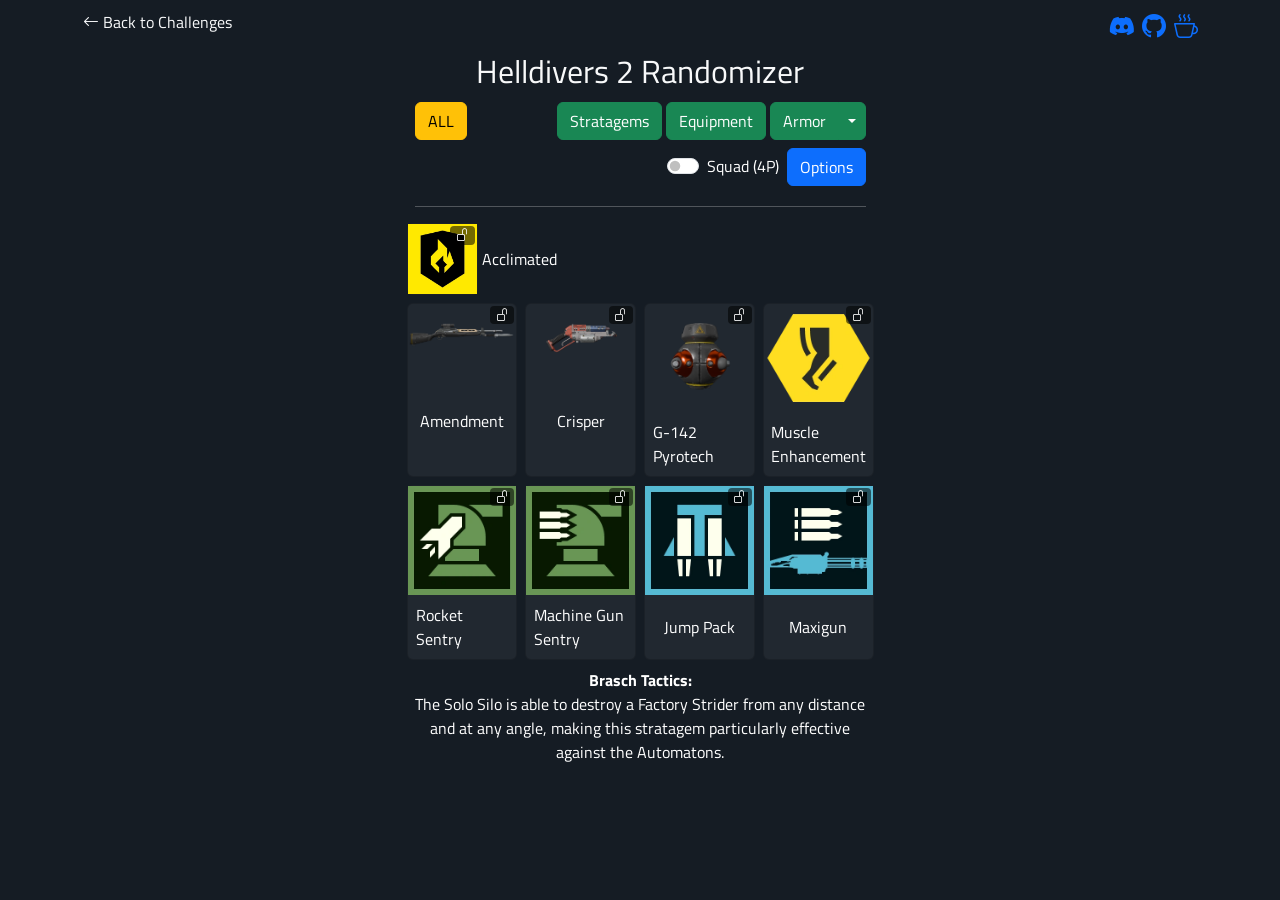
<file: randomizer/index.html>
<!doctype html>
<html id="html" lang="en">
  <head>
    <meta charset="UTF-8" />
    <meta name="viewport" content="width=device-width, initial-scale=1" />
    <meta http-equiv="X-UA-Compatible" content="ie=edge" />
    <link
      href="https://cdn.jsdelivr.net/npm/bootstrap@5.1.3/dist/css/bootstrap.min.css"
      rel="stylesheet"
      integrity="sha384-1BmE4kWBq78iYhFldvKuhfTAU6auU8tT94WrHftjDbrCEXSU1oBoqyl2QvZ6jIW3"
      crossorigin="anonymous"
    />

    <link rel="stylesheet" type="text/css" href="../css/custom.css" />
    <link
      rel="shortcut icon"
      type="image/png"
      href="../images/dressing/ministryOfTruthIcon.png"
    />
    <link rel="preconnect" href="https://fonts.googleapis.com" />
    <link rel="preconnect" href="https://fonts.gstatic.com" crossorigin />
    <link
      href="https://fonts.googleapis.com/css2?family=Titillium+Web:ital,wght@0,200;0,300;0,400;0,600;0,700;0,900;1,200;1,300;1,400;1,600;1,700&display=swap"
      rel="stylesheet"
    />

    <link
      rel="stylesheet"
      href="https://cdn.jsdelivr.net/npm/bootstrap-icons@1.10.5/font/bootstrap-icons.css"
    />
    <meta
      name="description"
      content="Prove that you have the Strength and the Courage to dispense freedom with Super Earth's surplus arsenal!"
    />
    <title>Helldivers 2: Randomizer</title>
    <!-- Google tag (gtag.js) -->
    <script
      async
      src="https://www.googletagmanager.com/gtag/js?id=G-BFREXT7F48"
    ></script>
    <script>
      window.dataLayer = window.dataLayer || [];
      function gtag() {
        dataLayer.push(arguments);
      }
      gtag("js", new Date());

      gtag("config", "G-BFREXT7F48");
    </script>
  </head>
  <body>
    <div class="container mb-5">
      <div class="row d-flex justify-content-center">
        <div class="col-sm-12 col-lg-8 d-flex justify-content-center"></div>
      </div>
      <!-- HEADER -->
      <div class="row d-flex justify-content-center mt-2">
        <div class="d-flex col-6 justify-content-start px-0">
          <a href="../index.html">
            <button class="btn text-light text-start py-0" type="button">
              <i class="bi bi-arrow-left"></i>
              Back to Challenges
            </button>
          </a>
        </div>
        <div class="d-flex col-6 justify-content-end">
          <a target="_blank" href="https://discord.gg/nphn3YpqvY">
            <i class="socialIcons bi bi-discord"></i>
          </a>
          <a
            class="mx-2"
            target="_blank"
            href="https://github.com/Selenestica/hd2-random-strat"
          >
            <i class="socialIcons bi bi-github"></i>
          </a>
          <a target="_blank" href="https://buymeacoffee.com/breakfasttaco">
            <i class="socialIcons bi bi-cup-hot"></i>
          </a>
        </div>
      </div>
      <div class="row d-flex justify-content-center mt-2">
        <div class="d-flex col justify-content-center align-items-center">
          <h2
            class="text-light my-0 d-flex align-items-center cursorPointer"
            data-bs-toggle="modal"
            data-bs-target="#infoModal"
          >
            Helldivers 2 Randomizer
          </h2>
          <!-- <button
            class="btn pt-0"
            type="button"
            data-bs-toggle="modal"
            data-bs-target="#chinaModal"
          >
            <img
              class="img-fluid"
              style="max-width: 20px"
              src="../images/iconSVGs/china.svg"
            />
          </button> -->
        </div>
      </div>

      <!-- MAIN BODY -->
      <div class="row d-flex justify-content-center pt-2">
        <div class="col-sm-12 col-md-8 col-lg-5" id="loadoutColumn">
          <div class="row d-flex justify-content-between">
            <div class="col d-flex justify-content-start">
              <button
                class="btn btn-warning my-1"
                type="button"
                onclick="randomizeAll()"
              >
                <span id="allRandomText"> ALL </span>
                <span id="allRandomIcon">
                  <i class="bi bi-arrow-repeat"></i>
                </span>
              </button>
            </div>
            <div class="col d-flex justify-content-start my-1">
              <div>
                <div class="btn-group">
                  <button
                    class="btn btn-success"
                    onclick="rollStratagems()"
                    type="button"
                    id="rollStratsButton"
                  >
                    <span id="stratText"> Stratagems </span>
                    <span id="stratIcon">
                      <img
                        class="img-fluid"
                        style="max-width: 25px"
                        src="../images/iconSVGs/missile.svg"
                    /></span>
                  </button>
                </div>
              </div>
              <div class="mx-1">
                <button
                  id="rollEquipmentButton"
                  type="button"
                  class="btn btn-success"
                  onclick="rollEquipment()"
                >
                  <span id="equipText">Equipment</span>
                  <span id="equipIcon">
                    <img
                      class="img-fluid"
                      style="max-width: 25px"
                      src="../images/iconSVGs/gun.svg"
                  /></span>
                </button>
              </div>
              <div class="btn-group" role="group">
                <div class="btn-group">
                  <button
                    id="rollArmorButton"
                    type="button"
                    class="btn btn-success"
                    onclick="rollArmor()"
                    data-bs-auto-close="outside"
                  >
                    <span id="armorButtonText">Armor</span>
                    <span id="armorButtonIcon">
                      <i class="bi bi-shield-shaded"></i
                    ></span>
                  </button>
                  <button
                    type="button"
                    class="btn btn-success dropdown-toggle dropdown-toggle-split"
                    data-bs-toggle="dropdown"
                    aria-expanded="false"
                    data-bs-auto-close="outside"
                  >
                    <span class="visually-hidden">Toggle Dropdown</span>
                  </button>
                  <ul class="dropdown-menu dropdown-menu-dark">
                    <li>
                      <a
                        class="dropdown-item active"
                        href="#"
                        onclick="setArmorRollType('passive')"
                        id="armorPassiveCheck"
                        >Armor Passive</a
                      >
                    </li>
                    <li>
                      <a
                        class="dropdown-item"
                        href="#"
                        onclick="setArmorRollType('set')"
                        id="armorSetCheck"
                        >Armor Set</a
                      >
                    </li>
                    <li>
                      <a
                        class="dropdown-item"
                        href="#"
                        onclick="setArmorRollType('size')"
                        id="armorSizeCheck"
                        >Armor Size</a
                      >
                    </li>
                  </ul>
                </div>
              </div>
            </div>
            <div class="col d-flex my-1 justify-content-end">
              <div class="form-check form-switch align-self-center mx-2">
                <input
                  class="form-check-input"
                  type="checkbox"
                  role="switch"
                  id="teamModeCheck"
                />
                <label class="form-check-label text-white" for="teamModeCheck">
                  Squad (4P)
                </label>
              </div>
              <button
                class="btn btn-primary"
                type="button"
                data-bs-toggle="modal"
                data-bs-target="#optionsModal"
              >
                <i id="optionsIcon" class="bi bi-gear-fill"></i>
                <span id="optionsText"> Options </span>
              </button>
            </div>
          </div>
          <hr class="text-white" />
          <div id="loadoutContainer">
            <div id="loadoutSlots">
              <div
                id="armorContainer"
                class="d-flex row justify-content-start armorContainer"
                data-player="0"
              ></div>
              <div
                id="equipmentContainer"
                class="row pt-2 d-flex justify-content-center equipmentContainer"
                data-player="0"
              ></div>
              <div
                id="stratagemsContainer"
                class="row pt-2 d-flex justify-content-center stratagemsContainer"
                data-player="0"
              ></div>
            </div>
            <div
              id="proTipsContainer"
              class="row pt-2 d-flex justify-content-center text-center"
            >
              <b
                id="braschTacticsText"
                onclick="changeBraschTacticsText()"
                class="text-white"
                >Brasch Tactics:</b
              ><span class="text-white" id="proTipsText"></span>
            </div>
          </div>
        </div>
      </div>
    </div>

    <!-- OPTIONS MODAL -->
    <div
      class="modal fade"
      id="optionsModal"
      tabindex="-1"
      aria-labelledby="optionsModalLabel"
      aria-hidden="true"
    >
      <div class="modal-dialog modal-dialog-scrollable">
        <div class="modal-content bg-grey">
          <div class="modal-header">
            <h5 class="modal-title text-light" id="optionsModalLabel">
              Options
            </h5>
          </div>
          <div class="modal-body">
            <div class="mb-3" id="warbondsChecklistContainer"></div>
            <div
              class="mb-3"
              id="squadWarbondsContainer"
              style="display: none"
            ></div>
            <div id="randomizerOptionsChecksContainer">
              <div class="d-flex row my-2">
                <h5 class="text-white">Randomizer Settings</h5>
                <div>
                  <div class="form-check">
                    <input
                      class="form-check-input optionalCheckbox"
                      type="checkbox"
                      value=""
                      id="oneSupportCheck"
                    />
                    <label
                      class="form-check-label text-white"
                      for="oneSupportCheck"
                    >
                      Only roll one support weapon
                    </label>
                  </div>
                  <div class="form-check">
                    <input
                      class="form-check-input optionalCheckbox"
                      type="checkbox"
                      value=""
                      id="oneBackpackCheck"
                    />
                    <label
                      class="form-check-label text-white"
                      for="oneBackpackCheck"
                    >
                      Only roll one backpack
                    </label>
                  </div>
                  <div class="form-check">
                    <input
                      class="form-check-input optionalCheckbox"
                      type="checkbox"
                      value=""
                      id="oneSupportPerPlayerCheck"
                    />
                    <label
                      class="form-check-label text-white"
                      for="oneSupportPerPlayerCheck"
                    >
                      Only roll one support weapon per player (Squad mode)
                    </label>
                  </div>
                  <div class="form-check">
                    <input
                      class="form-check-input optionalCheckbox"
                      type="checkbox"
                      value=""
                      id="oneBackpackPerPlayerCheck"
                    />
                    <label
                      class="form-check-label text-white"
                      for="oneBackpackPerPlayerCheck"
                    >
                      Only roll one backpack per player (Squad mode)
                    </label>
                  </div>
                  <div class="form-check">
                    <input
                      class="form-check-input optionalCheckbox"
                      type="checkbox"
                      value=""
                      id="alwaysSupportCheck"
                    />
                    <label
                      class="form-check-label text-white"
                      for="alwaysSupportCheck"
                    >
                      Always roll a support weapon
                    </label>
                  </div>
                  <div class="form-check">
                    <input
                      class="form-check-input optionalCheckbox"
                      type="checkbox"
                      value=""
                      id="alwaysBackpackCheck"
                    />
                    <label
                      class="form-check-label text-white"
                      for="alwaysBackpackCheck"
                    >
                      Always roll a backpack
                    </label>
                  </div>

                </div>
              </div>
              <div class="d-flex row" id="premadeLoadoutOptions">
                <div class="col">
                  <h5 class="text-white my-2">Pre-made builds</h5>
                  <div class="form-check form-switch">
                    <input
                      class="form-check-input"
                      type="checkbox"
                      role="switch"
                      id="premadeBuildsCheck"
                    />
                    <label
                      class="form-check-label text-white"
                      for="premadeBuildsCheck"
                    >
                      Use random pre-made builds for each player
                    </label>
                  </div>
                  <small class="text-white-50 d-block mt-1">
                    When enabled, each player is assigned a random build from
                    The Gauntlet's specialists. Re-roll ALL or an individual
                    player to get new builds.
                  </small>
                </div>
              </div>
              <div class="d-flex row" id="eaglesAndOrbitalsOptions">
                <div class="col">
                  <h5 class="text-white my-2">Eagles</h5>
                  <div>
                    <div class="form-check">
                      <input
                        class="form-check-input"
                        type="radio"
                        name="Eagle"
                        id="onlyEaglesRadio"
                        value="onlyEagles"
                      />
                      <label
                        class="text-white form-check-label"
                        for="onlyEaglesRadio"
                      >
                        Only Eagles
                      </label>
                    </div>
                    <div class="form-check">
                      <input
                        class="form-check-input"
                        type="radio"
                        name="Eagle"
                        id="noEaglesRadio"
                        value="noEagles"
                      />
                      <label
                        class="text-white form-check-label"
                        for="noEaglesRadio"
                      >
                        No Eagles
                      </label>
                    </div>
                    <div class="form-check">
                      <input
                        class="form-check-input"
                        type="radio"
                        name="Eagle"
                        id="defaultEaglesRadio"
                        value="defaultEagles"
                        checked
                      />
                      <label
                        class="text-white form-check-label"
                        for="defaultEaglesRadio"
                      >
                        Default
                      </label>
                    </div>
                  </div>
                </div>
                <div class="col">
                  <h5 class="text-white my-2">Orbitals</h5>
                  <div>
                    <div class="form-check">
                      <input
                        class="form-check-input"
                        type="radio"
                        name="Orbital"
                        id="onlyOrbitalsRadio"
                        value="onlyOrbital"
                      />
                      <label
                        class="text-white form-check-label"
                        for="onlyOrbitalsRadio"
                      >
                        Only Orbitals
                      </label>
                    </div>
                    <div class="form-check">
                      <input
                        class="form-check-input"
                        type="radio"
                        name="Orbital"
                        id="noOrbitalsRadio"
                        value="noOrbitals"
                      />
                      <label
                        class="text-white form-check-label"
                        for="noOrbitalsRadio"
                      >
                        No Orbitals
                      </label>
                    </div>
                    <div class="form-check">
                      <input
                        class="form-check-input"
                        type="radio"
                        name="Orbital"
                        id="defaultOrbitalsRadio"
                        value="defaultOrbitals"
                        checked
                      />
                      <label
                        class="text-white form-check-label"
                        for="defaultOrbitalsRadio"
                      >
                        Default
                      </label>
                    </div>
                  </div>
                </div>
              </div>
              <div class="d-flex row" id="defenseAndSupplyOptions">
                <div class="col">
                  <h5 class="text-white my-2">Defense</h5>
                  <div>
                    <div class="form-check">
                      <input
                        class="form-check-input"
                        type="radio"
                        name="Defense"
                        id="onlyDefenseRadio"
                        value="onlyOrbital"
                      />
                      <label
                        class="text-white form-check-label"
                        for="onlyDefenseRadio"
                      >
                        Only Defense
                      </label>
                    </div>
                    <div class="form-check">
                      <input
                        class="form-check-input"
                        type="radio"
                        name="Defense"
                        id="noDefenseRadio"
                        value="noOrbitals"
                      />
                      <label
                        class="text-white form-check-label"
                        for="noDefenseRadio"
                      >
                        No Defense
                      </label>
                    </div>
                    <div class="form-check">
                      <input
                        class="form-check-input"
                        type="radio"
                        name="Defense"
                        id="defaultDefenseRadio"
                        value="defaultOrbitals"
                        checked
                      />
                      <label
                        class="text-white form-check-label"
                        for="defaultDefenseRadio"
                      >
                        Default
                      </label>
                    </div>
                  </div>
                </div>
                <div class="col">
                  <h5 class="text-white my-2">Supply</h5>
                  <div>
                    <div class="form-check">
                      <input
                        class="form-check-input"
                        type="radio"
                        name="Supply"
                        id="onlySupplyRadio"
                        value="onlyOrbital"
                      />
                      <label
                        class="text-white form-check-label"
                        for="onlySupplyRadio"
                      >
                        Only Supply
                      </label>
                    </div>
                    <div class="form-check">
                      <input
                        class="form-check-input"
                        type="radio"
                        name="Supply"
                        id="noSupplyRadio"
                        value="noOrbitals"
                      />
                      <label
                        class="text-white form-check-label"
                        for="noSupplyRadio"
                      >
                        No Supply
                      </label>
                    </div>
                    <div class="form-check">
                      <input
                        class="form-check-input"
                        type="radio"
                        name="Supply"
                        id="defaultSupplyRadio"
                        value="defaultOrbitals"
                        checked
                      />
                      <label
                        class="text-white form-check-label"
                        for="defaultSupplyRadio"
                      >
                        Default
                      </label>
                    </div>
                  </div>
                </div>
              </div>
            </div>
          </div>
          <div class="modal-footer">
            <button
              type="button"
              class="btn btn-secondary"
              data-bs-dismiss="modal"
            >
              Close
            </button>
          </div>
        </div>
      </div>
    </div>

    <!-- INFO MODAL -->
    <div
      class="modal fade"
      id="infoModal"
      tabindex="-1"
      aria-labelledby="infoModalLabel"
      aria-hidden="true"
    >
      <div class="modal-dialog modal-dialog-scrollable">
        <div class="modal-content bg-grey">
          <div class="modal-header">
            <h5 class="modal-title text-light" id="infoModalLabel">Info</h5>
          </div>
          <div class="modal-body">
            <div class="accordion-item bg-none">
              <h2 class="accordion-header">
                <button
                  class="accordion-button collapsed text-light"
                  type="button"
                  data-bs-toggle="collapse"
                  data-bs-target="#faqAccordion"
                  aria-expanded="false"
                  aria-controls="faqAccordion"
                >
                  FAQs
                </button>
              </h2>
              <div
                id="faqAccordion"
                class="accordion-collapse collapse p-3"
                aria-labelledby="Rules"
                data-bs-parent="#rulesAndInfoAccordion"
              >
                <ul class="modalAccordionList">
                  <li class="text-white">
                    <b>Q: Who is this app for?</b>
                    <p>
                      A: This web app was made for Helldivers who are looking
                      for a fun way to spice up their dives.
                    </p>
                  </li>
                  <li class="text-white">
                    <b
                      >Q: What if I don't have some of the items in a
                      warbond/the superstore/from the Pre-Order Bonus?</b
                    >
                    <p>
                      A: You can toggle these items off in the Options menu. If
                      you don't have the items, you won't roll them.
                    </p>
                  </li>
                  <li class="text-white">
                    <b
                      >Q: What if I don't want to bring multiple support
                      weapon/backpack stratagems?</b
                    >
                    <p>
                      A: In the Options menu, in the Randomizer Settings tab,
                      you will be able to customize the randomizer.
                    </p>
                  </li>
                  <li class="text-white">
                    <b>Q: Can I randomize a loadout for my whole squad?</b>
                    <p>
                      A: Yes! Flip the "Squad (4P)" switch to roll four full
                      loadouts at once. The randomizer rules then apply across
                      the whole team instead of within a single loadout: "always
                      roll a support weapon" guarantees one support weapon per
                      Helldiver, "only roll one support weapon" allows just one
                      for the entire squad, exosuits and FRVs are limited to one
                      per team, and no stratagem is duplicated between
                      teammates. Boosters are always unique per squad, just like
                      in-game. There are also squad-only options to limit each
                      individual Helldiver to one support weapon or one
                      backpack. Click a player's name to re-roll just their
                      loadout, and in the Options menu each Helldiver can
                      exclude warbonds separately (the shared checklist updates
                      everyone at once).
                    </p>
                  </li>
                  <li class="text-white">
                    <b
                      >Q: What if I roll a booster, but a teammate has already
                      chosen it?</b
                    >
                    <p>
                      A: You can reroll just the booster by clicking on the
                      booster icon. Or, feel free to choose a different booster
                      than the one you have rolled. I don't make the rules, I
                      just make the tools!
                    </p>
                  </li>
                  <li class="text-white">
                    <b>Q: Why don't you run ads on this site?</b>
                    <p>
                      A: The intention behind making this site was to provide
                      maximum value to Helldivers everywhere. The majority of my
                      code is browser-based, and I only pay out-of-pocket for
                      the domain, build time, and hosting (I use AWS). Costs are
                      relatively small, but if you would like to reward me for
                      my efforts, feel free to buy me a coffee using the link at
                      the top of the page!
                    </p>
                  </li>
                  <li class="text-white">
                    <b>Q: Can I contribute with time instead of money?</b>
                    <p>
                      A: Please! Feel free to join the discord and hit me up if
                      you have any ideas/suggestions, or run into any bugs. If
                      you're a coder, I can definitely use your help with
                      upcoming features.
                    </p>
                  </li>
                </ul>
              </div>
            </div>
            <div class="accordion-item bg-none">
              <h2 class="accordion-header">
                <button
                  class="accordion-button collapsed text-light"
                  type="button"
                  data-bs-toggle="collapse"
                  data-bs-target="#creditAccordion"
                  aria-expanded="false"
                  aria-controls="creditAccordion"
                >
                  Credits
                </button>
              </h2>
              <div
                id="creditAccordion"
                class="accordion-collapse collapse p-3"
                aria-labelledby="Rules"
                data-bs-parent="#rulesAndInfoAccordion"
              >
                <ul class="modalAccordionList">
                  <li class="text-white">
                    Huge thanks to u/TylerJohnsonDaGOAT for writing up the
                    attributes for stratagems and equipment, and for letting me
                    bounce ideas off of them. Tons of drudgery was avoided
                    because of their contributions. Thanks!
                  </li>
                  <li class="text-white">
                    I came across this idea while browsing Reddit. After a quick
                    Google search, I found that
                    <a href="https://hd2random.com/"
                      >someone had already made a web app for this challenge</a
                    >
                    (very cool). However, I had my own ideas regarding layout,
                    more features, etc, and so here we are!
                  </li>
                  <li class="text-white">
                    Would you like to contribute? If you're code savvy, I could
                    use some help with colors and fonts, as well as upcoming
                    features. Feel free to email me at
                    joebenwilson.dev@gmail.com with any feedback/suggestions, or
                    submit a PR on
                    <a href="https://github.com/Selenestica/hd2-random-strat"
                      >GitHub</a
                    >.
                  </li>
                </ul>
              </div>
            </div>
          </div>
          <div class="modal-footer">
            <button
              type="button"
              class="btn btn-secondary"
              data-bs-dismiss="modal"
            >
              Close
            </button>
          </div>
        </div>
      </div>
    </div>

    <!-- CHINA MODAL -->
    <div
      class="modal fade"
      id="chinaModal"
      tabindex="-1"
      aria-labelledby="chinaModalLabel"
      aria-hidden="true"
    >
      <div class="modal-dialog modal-dialog-scrollable">
        <div class="modal-content bg-grey">
          <div class="modal-header">
            <h5 class="modal-title text-light" id="chinaModalLabel">您好!</h5>
          </div>
          <div class="modal-body">
            <p class="text-white">
              您好！感谢您访问我的网站。虽然我并不是专门为中国用户创建这个网站，但我非常高兴看到有这么多中国玩家使用它。如果您有任何问题或建议，欢迎随时通过电子邮件与我联系，或者在
              GitHub 上创建一个 issue：joebenwilson.dev@gmail.com 或
              <a
                target="_blank"
                href="https://github.com/Selenestica/hd2-random-strat"
                >GitHub</a
              >。 感谢您的访问！为了民主！
            </p>
          </div>
          <div class="modal-footer">
            <button
              type="button"
              class="btn btn-secondary"
              data-bs-dismiss="modal"
            >
              Close
            </button>
          </div>
        </div>
      </div>
    </div>
  </body>

  <script
    src="https://cdn.jsdelivr.net/npm/bootstrap@5.1.3/dist/js/bootstrap.bundle.min.js"
    integrity="sha384-ka7Sk0Gln4gmtz2MlQnikT1wXgYsOg+OMhuP+IlRH9sENBO0LRn5q+8nbTov4+1p"
    crossorigin="anonymous"
  ></script>

  <script src="../js/constants/primaries.js"></script>
  <script src="../js/constants/secondaries.js"></script>
  <script src="../js/constants/boosters.js"></script>
  <script src="../js/constants/throwables.js"></script>
  <script src="../js/constants/stratagems.js"></script>
  <script src="../js/constants/armorsets.js"></script>
  <script src="../js/constants/armorsizes.js"></script>
  <script src="../js/constants/armorpassives.js"></script>
  <script src="../js/constants/protips.js"></script>
  <script src="../js/constants/theGauntletSpecialists.js"></script>
  <script src="../js/constants/premadeloadouts.js"></script>
  <script src="../js/components/genWarbondCheckboxes.js"></script>
  <script src="../js/components/armorSettings.js"></script>
  <script src="../js/randomizer.js"></script>
</html>
</file>
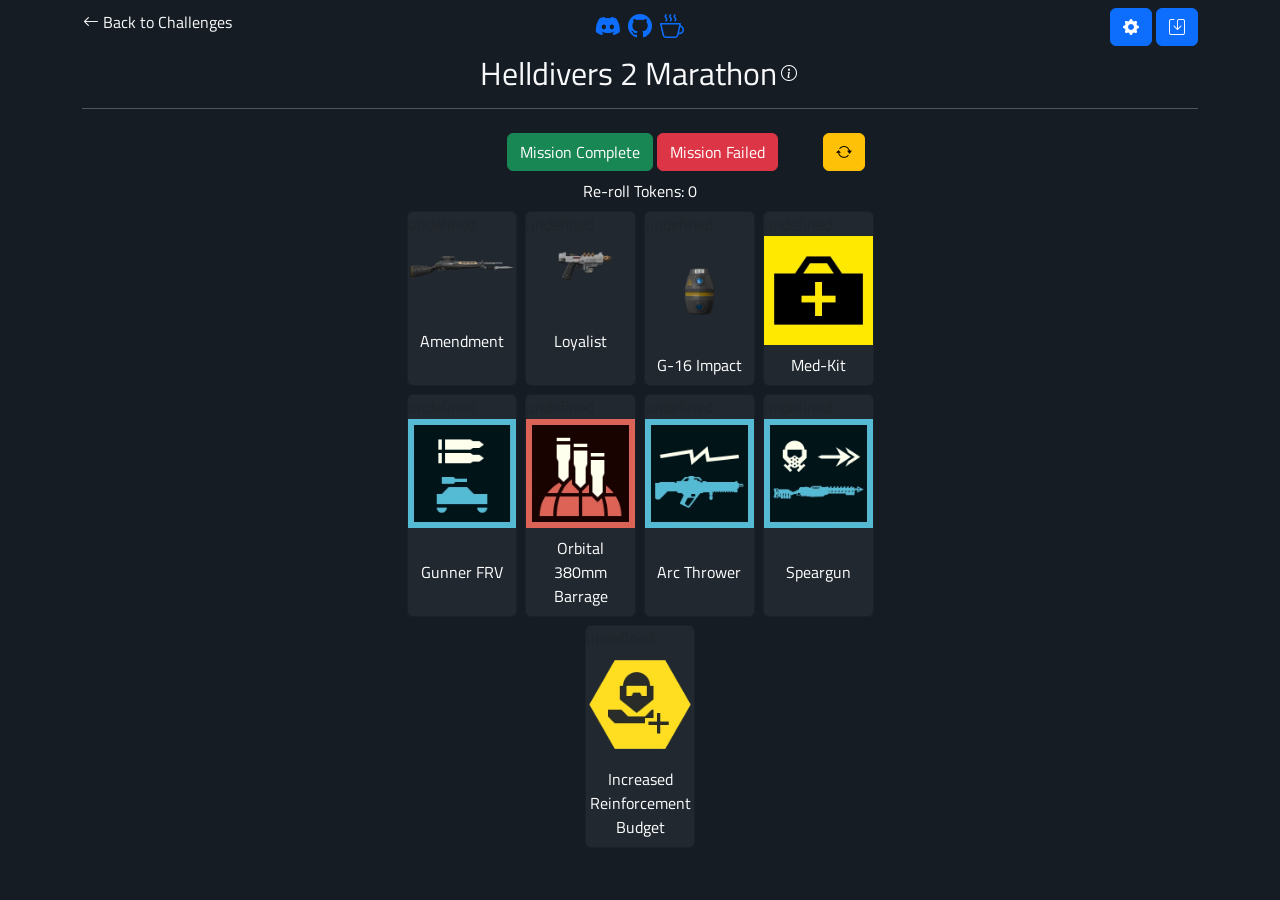
<file: randomizermarathon/index.html>
<!doctype html>
<html id="html" lang="en">
  <head>
    <meta charset="UTF-8" />
    <meta name="viewport" content="width=device-width, initial-scale=1" />
    <meta http-equiv="X-UA-Compatible" content="ie=edge" />
    <link
      href="https://cdn.jsdelivr.net/npm/bootstrap@5.1.3/dist/css/bootstrap.min.css"
      rel="stylesheet"
      integrity="sha384-1BmE4kWBq78iYhFldvKuhfTAU6auU8tT94WrHftjDbrCEXSU1oBoqyl2QvZ6jIW3"
      crossorigin="anonymous"
    />

    <link rel="stylesheet" type="text/css" href="../css/custom.css" />
    <link
      rel="shortcut icon"
      type="image/png"
      href="../images/dressing/ministryOfTruthIcon.png"
    />
    <link rel="preconnect" href="https://fonts.googleapis.com" />
    <link rel="preconnect" href="https://fonts.gstatic.com" crossorigin />
    <link
      href="https://fonts.googleapis.com/css2?family=Titillium+Web:ital,wght@0,200;0,300;0,400;0,600;0,700;0,900;1,200;1,300;1,400;1,600;1,700&display=swap"
      rel="stylesheet"
    />
    <link
      rel="stylesheet"
      href="https://cdn.jsdelivr.net/npm/bootstrap-icons@1.10.5/font/bootstrap-icons.css"
    />
    <meta
      name="description"
      content="Prove that you have the Strength and the Courage to dispense freedom with Super Earth's surplus arsenal!"
    />
    <title>Helldivers 2: Randomizer Marathon</title>
    <!-- Google tag (gtag.js) -->
    <!-- <script
      async
      src="https://www.googletagmanager.com/gtag/js?id=G-BFREXT7F48"
    ></script>
    <script>
      window.dataLayer = window.dataLayer || [];
      function gtag() {
        dataLayer.push(arguments);
      }
      gtag("js", new Date());

      gtag("config", "G-BFREXT7F48");
    </script> -->
  </head>
  <body>
    <div class="container mb-5">
      <!-- HEADER -->
      <div class="row d-flex justify-content-center mt-2">
        <div class="d-flex col-4 justify-content-start px-0">
          <a href="../index.html">
            <button class="btn text-light text-start py-0" type="button">
              <i class="bi bi-arrow-left"></i>
              Back to Challenges
            </button>
          </a>
        </div>
        <div class="d-flex col-4 justify-content-center">
          <a target="_blank" href="https://discord.gg/nphn3YpqvY">
            <i class="socialIcons bi bi-discord"></i>
          </a>
          <a
            class="mx-2"
            target="_blank"
            href="https://github.com/Selenestica/hd2-random-strat"
          >
            <i class="socialIcons bi bi-github"></i>
          </a>
          <a target="_blank" href="https://buymeacoffee.com/breakfasttaco">
            <i class="socialIcons bi bi-cup-hot"></i>
          </a>
        </div>
        <div class="col-4">
          <div class="d-flex justify-content-end">
            <button
              class="btn btn-primary mx-1"
              type="button"
              data-bs-toggle="modal"
              data-bs-target="#optionsModal"
            >
              <i class="bi bi-gear-fill"></i>
            </button>
            <button
              class="btn btn-primary"
              onclick="genRMDataManagementModalInfo()"
              type="button"
              data-bs-toggle="modal"
              data-bs-target="#saveDataManagementModal"
            >
              <i class="bi bi-save text-light"></i>
            </button>
          </div>
        </div>
      </div>
      <div class="row d-flex justify-content-center mt-2">
        <div class="d-flex col justify-content-center">
          <h2
            class="text-light my-0 d-flex align-items-center cursorPointer"
            data-bs-toggle="modal"
            data-bs-target="#infoModal"
          >
            Helldivers 2 Marathon<i
              class="bi bi-info-circle mediumFontSize mx-1"
            ></i>
          </h2>
        </div>
      </div>
      <hr class="text-white" />

      <!-- MAIN BODY -->
      <div class="row d-flex justify-content-center">
        <div class="col-sm-12 col-md-8 col-lg-5">
          <div class="row justify-content-center">
            <div
              class="col-2 justify-content-start d-flex align-items-center"
            ></div>
            <div
              class="col-8 d-flex justify-content-center"
              id="missionButtonsDiv"
            >
              <div class="btn-group my-2 mx-1" id="missionCompleteButtonDiv">
                <button
                  class="btn btn-success"
                  type="button"
                  data-bs-toggle="modal"
                  data-bs-target="#missionCompleteModal"
                  id="missionCompleteButton"
                >
                  <span> Mission Complete </span>
                </button>
              </div>
              <div class="btn-group my-2" id="missionFailedButtonDiv">
                <button
                  class="btn btn-danger"
                  type="button"
                  data-bs-toggle="modal"
                  data-bs-target="#missionFailedModal"
                  id="missionFailedButton"
                >
                  <span> Mission Failed </span>
                </button>
              </div>
            </div>
            <div class="col-2 justify-content-end d-flex align-items-center">
              <button
                class="btn btn-warning"
                type="button"
                data-bs-toggle="modal"
                data-bs-target="#restartModal"
              >
                <i class="bi bi-arrow-repeat"></i>
              </button>
            </div>
          </div>
          <div class="d-flex justify-content-center">
            <p class="text-white mb-0">
              Re-roll Tokens:
              <span id="numOfRerollTokensText" class="text-white">0</span>
            </p>
          </div>
          <div id="loadoutContainer">
            <div
              id="equipmentContainer"
              class="row pt-2 d-flex justify-content-center"
            ></div>
            <div
              id="stratagemsContainer"
              class="row pt-2 d-flex justify-content-center"
            ></div>
            <div
              id="boosterContainer"
              class="row pt-2 d-flex justify-content-center"
            ></div>
          </div>
        </div>
      </div>
    </div>

    <!-- SAVE DATA MANAGEMENT MODAL -->
    <div
      class="modal fade"
      id="saveDataManagementModal"
      tabindex="-1"
      open="true"
      aria-labelledby="saveDataManagementModalLabel"
      aria-hidden="true"
      data-bs-backdrop="static"
      data-bs-keyboard="false"
    >
      <div class="modal-dialog modal-lg modal-dialog-scrollable">
        <div class="modal-content bg-grey">
          <div class="modal-header">
            <h5 class="modal-title text-light" id="">Save Data Management</h5>
          </div>
          <div
            class="modal-body row d-flex justify-content-center"
            id="saveDataManagementModalBody"
          >
            <p class="text-white">
              Download or upload your save files here to make progress on other
              devices. You can only have one save file for this challenge.
              <br />
              <br />
              WARNING: Deleting your save file will remove <b>all</b> of your
              progress!
              <br />
              <br />
              WARNING: Uploading a save file will
              <b>overwrite your current save file</b>.
            </p>
            <div class="mb-3 d-flex row">
              <div class="col-9 px-0">
                <input
                  class="form-control"
                  type="file"
                  id="saveDataUploadInput"
                />
              </div>
              <div class="col-3">
                <button
                  type="button"
                  onclick="uploadSaveFile()"
                  class="btn btn-warning"
                  id="uploadSaveFileButton"
                  disabled
                >
                  Upload
                </button>
              </div>
            </div>
            <div id="saveDataManagementModalSavesList"></div>
          </div>
          <div class="modal-footer row justify-content-between">
            <div class="d-flex col justify-content-start">
              <button
                type="button"
                class="btn btn-secondary"
                data-bs-dismiss="modal"
              >
                Cancel
              </button>
            </div>
            <div
              id="saveDataModalFunctionsDiv"
              class="d-flex col justify-content-end"
            >
              <button
                type="button"
                data-bs-toggle="modal"
                data-bs-target="#deleteSaveDataModal"
                class="btn btn-danger"
              >
                <i class="bi bi-trash"></i>
              </button>
            </div>
          </div>
        </div>
      </div>
    </div>

    <!-- DELETE DATA MODAL -->
    <div
      class="modal fade"
      id="deleteSaveDataModal"
      tabindex="-1"
      open="true"
      aria-labelledby="deleteSaveDataModalLabel"
      aria-hidden="true"
    >
      <div class="modal-dialog modal-dialog-scrollable">
        <div class="modal-content bg-grey">
          <div class="modal-header">
            <h5 class="modal-title text-light">Delete Save Data</h5>
          </div>
          <div class="modal-body row d-flex justify-content-center">
            <p class="text-white">
              Are you sure you want to delete your save data? This action is
              irreversible, and you will lose all progress.
            </p>
          </div>
          <div class="modal-footer d-flex justify-content-between">
            <button
              type="button"
              class="btn btn-secondary"
              data-bs-dismiss="modal"
            >
              Cancel
            </button>
            <button
              type="button"
              onclick="deleteSavedGameData()"
              class="btn btn-danger"
              data-bs-dismiss="modal"
            >
              DELETE
            </button>
          </div>
        </div>
      </div>
    </div>

    <!-- REROLL ITEM PROMPT MODAL -->
    <div
      class="modal fade"
      id="rerollItemModal"
      tabindex="-1"
      open="true"
      aria-labelledby="rerollItemModalLabel"
      aria-hidden="true"
    >
      <div class="modal-dialog modal-dialog-scrollable">
        <div class="modal-content bg-grey">
          <div class="modal-header">
            <h5 class="modal-title text-light">Re-roll Item</h5>
            <button
              type="button"
              class="btn-close btn-close-white"
              data-bs-dismiss="modal"
              aria-label="Close"
            ></button>
          </div>
          <div class="modal-body row d-flex justify-content-center">
            <p class="text-white text-center">
              Are you sure you want to re-roll this item?
            </p>
            <div
              id="rerollItemContainer"
              class="d-flex justify-content-center"
            ></div>
          </div>
          <div class="modal-footer d-flex justify-content-between">
            <button
              type="button"
              class="btn btn-secondary"
              data-bs-dismiss="modal"
            >
              Cancel
            </button>
            <button
              type="button"
              class="btn btn-warning"
              data-bs-dismiss="modal"
              onclick="rerollItem()"
            >
              Re-roll
            </button>
          </div>
        </div>
      </div>
    </div>

    <!-- RESTART CHALLENGE MODAL -->
    <div
      class="modal fade"
      id="restartModal"
      tabindex="-1"
      open="true"
      aria-labelledby="restartModalLabel"
      aria-hidden="true"
    >
      <div class="modal-dialog modal-dialog-scrollable">
        <div class="modal-content bg-grey">
          <div class="modal-header">
            <h5 class="modal-title text-light">Restart Challenge</h5>
            <button
              type="button"
              class="btn-close btn-close-white"
              data-bs-dismiss="modal"
              aria-label="Close"
            ></button>
          </div>
          <div class="modal-body row d-flex justify-content-center">
            <p class="text-white">
              Your save file will be deleted and all progress will be lost.
            </p>
            <br />
            <br />
            <p class="text-white">Proceed?</p>
          </div>
          <div class="modal-footer d-flex justify-content-between">
            <button
              type="button"
              class="btn btn-secondary"
              data-bs-dismiss="modal"
            >
              Cancel
            </button>
            <button
              type="button"
              class="btn btn-warning"
              data-bs-dismiss="modal"
              onclick="restartChallenge()"
            >
              Proceed
            </button>
          </div>
        </div>
      </div>
    </div>

    <!-- MISSION FAILED MODAL -->
    <div
      class="modal fade"
      id="missionFailedModal"
      tabindex="-1"
      open="true"
      aria-labelledby="missionFailedModalLabel"
      aria-hidden="true"
    >
      <div class="modal-dialog modal-dialog-scrollable">
        <div class="modal-content bg-grey">
          <div class="modal-header">
            <h5 class="modal-title text-light">Mission Failed</h5>
            <button
              type="button"
              class="btn-close btn-close-white"
              data-bs-dismiss="modal"
              aria-label="Close"
            ></button>
          </div>
          <div class="modal-body row d-flex justify-content-center">
            <p class="text-white">
              One unlocked piece of equipment from each category will become
              locked again, and a new loadout will be rolled.
            </p>
            <br />
            <br />
            <p class="text-white">Proceed?</p>
          </div>
          <div class="modal-footer d-flex justify-content-between">
            <button
              type="button"
              class="btn btn-secondary"
              data-bs-dismiss="modal"
            >
              Cancel
            </button>
            <button
              type="button"
              class="btn btn-warning"
              data-bs-dismiss="modal"
              onclick="missionFailed()"
            >
              Proceed
            </button>
          </div>
        </div>
      </div>
    </div>

    <!-- MISSION COMPLETE MODAL -->
    <div
      class="modal fade"
      id="missionCompleteModal"
      tabindex="-1"
      open="true"
      aria-labelledby="missionCompleteModalLabel"
      aria-hidden="true"
    >
      <div class="modal-dialog modal-dialog-scrollable">
        <div class="modal-content bg-grey">
          <div class="modal-header">
            <h5 class="modal-title text-light">Mission Complete</h5>
            <button
              type="button"
              class="btn-close btn-close-white"
              data-bs-dismiss="modal"
              aria-label="Close"
            ></button>
          </div>
          <div class="modal-body row d-flex justify-content-center">
            <div
              class="row text-white d-flex justify-content-center align-items-center"
            >
              <img
                src="../images/dressing/ministryOfTruthIcon.png"
                class="img-fluid"
                alt="ministry of truth eye"
                id="motImage"
              />
            </div>
            <div class="row d-flex justify-content-center mt-3">
              <p class="text-white text-center">
                Did you obtain 5 stars on Super Helldive difficulty?
              </p>
              <small class="text-white text-center" style="opacity: 50%"
                >Obtaining 5 stars on Super Helldive difficulty awards you with
                a Re-roll Token</small
              >
            </div>
          </div>
          <div class="modal-footer d-flex justify-content-between">
            <button
              type="button"
              class="btn btn-secondary"
              data-bs-dismiss="modal"
            >
              Cancel
            </button>
            <div>
              <button
                type="button"
                class="btn btn-success"
                data-bs-dismiss="modal"
                onclick="missionComplete(true)"
              >
                Yes
              </button>
              <button
                type="button"
                class="btn btn-danger"
                data-bs-dismiss="modal"
                onclick="missionComplete()"
              >
                No
              </button>
            </div>
          </div>
        </div>
      </div>
    </div>

    <!-- SHOW ALL ITEMS MODAL -->
    <div
      class="modal fade"
      id="viewItemsModal"
      tabindex="-1"
      open="true"
      aria-labelledby="viewItemsModalLabel"
      aria-hidden="true"
    >
      <div class="modal-dialog modal-xl modal-dialog-scrollable">
        <div class="modal-content bg-grey">
          <div class="modal-header">
            <h5 class="modal-title text-light" id="viewItemsModalTitle">
              <span id="viewItemsModalTitleText"></span
              ><span class="mx-2" id="viewItemsModalTitleLockedText"></span>
              <span
                id="randomModeToggleButtonsContainer"
                style="font-size: small"
              ></span>
            </h5>
          </div>
          <div
            class="modal-body row d-flex justify-content-center"
            id="viewItemsModalBody"
          ></div>
          <div class="modal-footer">
            <button
              type="button"
              class="btn btn-secondary"
              data-bs-dismiss="modal"
            >
              Close
            </button>
          </div>
        </div>
      </div>
    </div>

    <!-- OPTIONS MODAL -->
    <div
      class="modal fade"
      id="optionsModal"
      tabindex="-1"
      aria-labelledby="optionsModalLabel"
      aria-hidden="true"
    >
      <div class="modal-dialog modal-dialog-scrollable">
        <div class="modal-content bg-grey">
          <div class="modal-header">
            <h5 class="modal-title text-light" id="optionsModalLabel">
              Options
            </h5>
            <button
              type="button"
              class="btn-close btn-close-white"
              data-bs-dismiss="modal"
              aria-label="Close"
            ></button>
          </div>
          <div class="modal-body">
            <div class="accordion accordion-flush" id="optionsAccordion">
              <div class="accordion-item bg-none">
                <h2 class="accordion-header">
                  <button
                    class="accordion-button collapsed text-light"
                    type="button"
                    data-bs-toggle="collapse"
                    data-bs-target="#warbondsAccordion"
                    aria-expanded="false"
                    aria-controls="warbondsAccordion"
                  >
                    Warbonds and Editions
                  </button>
                </h2>
                <div
                  id="warbondsAccordion"
                  class="accordion-collapse collapse p-3"
                  aria-labelledby="Rules"
                  data-bs-parent="#optionsAccordion"
                >
                  <div id="warbondsChecklistContainer"></div>
                </div>
              </div>
              <div class="accordion-item bg-none">
                <h2 class="accordion-header">
                  <button
                    class="accordion-button collapsed text-light"
                    type="button"
                    data-bs-toggle="collapse"
                    data-bs-target="#randomizerSettingsAccordion"
                    aria-expanded="false"
                    aria-controls="randomizerSettingsAccordion"
                  >
                    Randomizer Settings
                  </button>
                </h2>
                <div
                  id="randomizerSettingsAccordion"
                  class="accordion-collapse collapse p-3"
                  aria-labelledby="Rules"
                  data-bs-parent="#optionsAccordion"
                >
                  <div id="randomizerOptionsChecksContainer">
                    <div class="d-flex row my-2">
                      <h5 class="text-white">General</h5>
                      <div>
                        <div class="form-check">
                          <input
                            class="form-check-input optionalCheckbox"
                            type="checkbox"
                            value=""
                            id="oneSupportCheck"
                          />
                          <label
                            class="form-check-label text-white"
                            for="oneSupportCheck"
                          >
                            Only roll one support weapon
                          </label>
                        </div>
                        <div class="form-check">
                          <input
                            class="form-check-input optionalCheckbox"
                            type="checkbox"
                            value=""
                            id="oneBackpackCheck"
                          />
                          <label
                            class="form-check-label text-white"
                            for="oneBackpackCheck"
                          >
                            Only roll one backpack
                          </label>
                        </div>
                        <div class="form-check">
                          <input
                            class="form-check-input optionalCheckbox"
                            type="checkbox"
                            value=""
                            id="alwaysSupportCheck"
                          />
                          <label
                            class="form-check-label text-white"
                            for="alwaysSupportCheck"
                          >
                            Always roll a support weapon
                          </label>
                        </div>
                        <div class="form-check">
                          <input
                            class="form-check-input optionalCheckbox"
                            type="checkbox"
                            value=""
                            id="alwaysBackpackCheck"
                          />
                          <label
                            class="form-check-label text-white"
                            for="alwaysBackpackCheck"
                          >
                            Always roll a backpack
                          </label>
                        </div>
                      </div>
                    </div>
                  </div>
                </div>
              </div>
            </div>
          </div>
          <div class="modal-footer">
            <button
              type="button"
              class="btn btn-secondary"
              data-bs-dismiss="modal"
            >
              Close
            </button>
          </div>
        </div>
      </div>
    </div>

    <!-- INFO MODAL -->
    <div
      class="modal fade"
      id="infoModal"
      tabindex="-1"
      aria-labelledby="infoModalLabel"
      aria-hidden="true"
    >
      <div class="modal-dialog modal-lg modal-dialog-scrollable">
        <div class="modal-content bg-grey">
          <div class="modal-header">
            <h5 class="modal-title text-light" id="infoModalLabel">Info</h5>
            <button
              type="button"
              class="btn-close btn-close-white"
              data-bs-dismiss="modal"
              aria-label="Close"
            ></button>
          </div>
          <div class="modal-body">
            <div class="accordion-item bg-none">
              <h2 class="accordion-header">
                <button
                  class="accordion-button collapsed text-light"
                  type="button"
                  data-bs-toggle="collapse"
                  data-bs-target="#faqAccordion"
                  aria-expanded="false"
                  aria-controls="faqAccordion"
                >
                  FAQs
                </button>
              </h2>
              <div
                id="faqAccordion"
                class="accordion-collapse collapse p-3"
                aria-labelledby="Rules"
                data-bs-parent="#rulesAndInfoAccordion"
              >
                <ul class="modalAccordionList">
                  <li class="text-white">
                    <b>Q: Who is this app for?</b>
                    <p>
                      A: This web app was made for Helldivers who are looking
                      for a fun way to spice up their dives.
                    </p>
                  </li>
                  <li class="text-white">
                    <b
                      >Q: What if I don't have some of the items in a
                      warbond/the superstore/from the Pre-Order Bonus?</b
                    >
                    <p>
                      A: You can toggle these items off in the Options menu. If
                      you don't have the items, you won't roll them.
                    </p>
                  </li>
                  <li class="text-white">
                    <b
                      >Q: What if I don't want to bring multiple support
                      weapon/backpack stratagems?</b
                    >
                    <p>
                      A: In the Options menu, in the Randomizer Settings tab,
                      you will be able to customize the randomizer.
                    </p>
                  </li>
                  <li class="text-white">
                    <b
                      >Q: What if I roll a booster, but a teammate has already
                      chosen it?</b
                    >
                    <p>
                      A: You can reroll just the booster by clicking on the
                      booster icon. Or, feel free to choose a different booster
                      than the one you have rolled. I don't make the rules, I
                      just make the tools!
                    </p>
                  </li>
                  <li class="text-white">
                    <b>Q: Why don't you run ads on this site?</b>
                    <p>
                      A: The intention behind making this site was to provide
                      maximum value to Helldivers everywhere. The majority of my
                      code is browser-based, and I only pay out-of-pocket for
                      the icons, build time, and hosting (I use AWS). Costs are
                      relatively small, but if you would like to reward me for
                      my efforts, feel free to buy me a coffee using the link at
                      the top of the page!
                    </p>
                  </li>
                  <li class="text-white">
                    <b>Q: Can I contribute with time instead of money?</b>
                    <p>
                      A: Please! Feel free to join the discord and hit me up if
                      you have any ideas/suggestions, or run into any bugs. If
                      you're a coder, I can definitely use your help with
                      upcoming features.
                    </p>
                  </li>
                </ul>
              </div>
            </div>
            <div class="accordion-item bg-none">
              <h2 class="accordion-header">
                <button
                  class="accordion-button collapsed text-light"
                  type="button"
                  data-bs-toggle="collapse"
                  data-bs-target="#creditAccordion"
                  aria-expanded="false"
                  aria-controls="creditAccordion"
                >
                  Credits
                </button>
              </h2>
              <div
                id="creditAccordion"
                class="accordion-collapse collapse p-3"
                aria-labelledby="Rules"
                data-bs-parent="#rulesAndInfoAccordion"
              >
                <ul class="modalAccordionList">
                  <li class="text-white">
                    Huge thanks to u/TylerJohnsonDaGOAT for writing up the
                    attributes for stratagems and equipment, and for letting me
                    bounce ideas off of them. Tons of drudgery was avoided
                    because of their contributions. Thanks!
                  </li>
                  <li class="text-white">
                    I came across this idea while browsing Reddit. After a quick
                    Google search, I found that
                    <a href="https://hd2random.com/"
                      >someone had already made a web app for this challenge</a
                    >
                    (very cool). However, I had my own ideas regarding layout,
                    more features, etc, and so here we are!
                  </li>
                  <li class="text-white">
                    Would you like to contribute? If you're code savvy, I could
                    use some help with colors and fonts, as well as upcoming
                    features. Feel free to email me at
                    joebenwilson.dev@gmail.com with any feedback/suggestions, or
                    submit a PR on
                    <a href="https://github.com/Selenestica/hd2-random-strat"
                      >GitHub</a
                    >.
                  </li>
                </ul>
              </div>
            </div>
          </div>
          <div class="modal-footer">
            <button
              type="button"
              class="btn btn-secondary"
              data-bs-dismiss="modal"
            >
              Close
            </button>
          </div>
        </div>
      </div>
    </div>

    <!-- NO RE-ROLL TOKENS TOAST -->
    <div
      class="position-fixed top-0 start-50 translate-middle-x p-3 pointer-events-none"
      style="z-index: 1045"
    >
      <div
        class="toast align-items-center text-white bg-danger border-0 noRerollTokensToast pointer-events-auto"
        role="alert"
        aria-live="assertive"
        aria-atomic="true"
        data-bs-autohide="true"
        data-bs-delay="3000"
      >
        <div class="d-flex">
          <div class="toast-body" id="noRerollTokensToastBody"></div>
          <button
            type="button"
            class="btn-close btn-close-white me-2 m-auto"
            data-bs-dismiss="toast"
            aria-label="Close"
          ></button>
        </div>
      </div>
    </div>
  </body>

  <script
    src="https://cdn.jsdelivr.net/npm/bootstrap@5.1.3/dist/js/bootstrap.bundle.min.js"
    integrity="sha384-ka7Sk0Gln4gmtz2MlQnikT1wXgYsOg+OMhuP+IlRH9sENBO0LRn5q+8nbTov4+1p"
    crossorigin="anonymous"
  ></script>
  <script src="../js/constants/primaries.js"></script>
  <script src="../js/constants/secondaries.js"></script>
  <script src="../js/constants/boosters.js"></script>
  <script src="../js/constants/throwables.js"></script>
  <script src="../js/constants/stratagems.js"></script>
  <script src="../js/constants/armorpassives.js"></script>
  <script src="../js/utils/warbondCodes.js"></script>
  <script src="../js/utils/downloadMonoSaveFile.js"></script>
  <script src="../js/randomizermarathon//utils/showNoRerollTokensToast.js"></script>
  <script src="../js/components/genWarbondCheckboxes.js"></script>
  <script src="../js/randomizermarathon/components/genRMDataManagementModalInfo.js"></script>
  <script src="../js/randomizermarathon/main.js"></script>
</html>
</file>
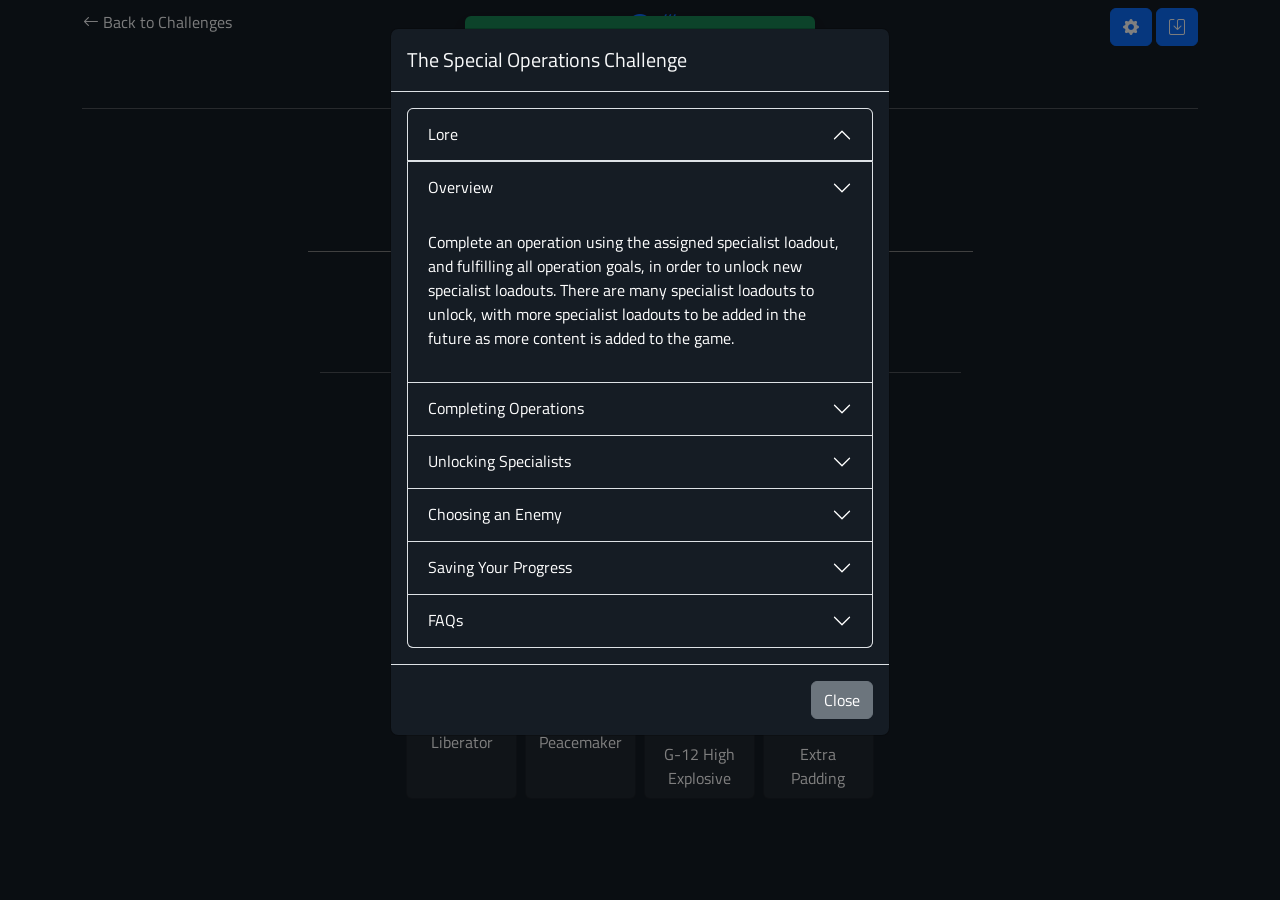
<file: specialops/index.html>
<!doctype html>
<html lang="en">
  <head>
    <meta charset="UTF-8" />
    <meta name="viewport" content="width=device-width, initial-scale=1" />
    <meta http-equiv="X-UA-Compatible" content="ie=edge" />
    <link
      href="https://cdn.jsdelivr.net/npm/bootstrap@5.1.3/dist/css/bootstrap.min.css"
      rel="stylesheet"
      integrity="sha384-1BmE4kWBq78iYhFldvKuhfTAU6auU8tT94WrHftjDbrCEXSU1oBoqyl2QvZ6jIW3"
      crossorigin="anonymous"
    />

    <link rel="stylesheet" type="text/css" href="../css/custom.css" />
    <link
      rel="shortcut icon"
      type="image/svg+xml"
      href="../images/dressing/ministryOfTruthIcon.png"
    />
    <link rel="preconnect" href="https://fonts.googleapis.com" />
    <link rel="preconnect" href="https://fonts.gstatic.com" crossorigin />
    <link
      href="https://fonts.googleapis.com/css2?family=Titillium+Web:ital,wght@0,200;0,300;0,400;0,600;0,700;0,900;1,200;1,300;1,400;1,600;1,700&display=swap"
      rel="stylesheet"
    />
    <link
      rel="stylesheet"
      href="https://cdn.jsdelivr.net/npm/bootstrap-icons@1.10.5/font/bootstrap-icons.css"
    />
    <meta
      name="description"
      content="Deploy as a unique specialist in Helldivers 2. Complete operations to unlock powerful new roles and prove your mastery."
    />
    <title>Helldivers 2: Special Ops</title>
    <!-- Google tag (gtag.js) -->
    <script
      async
      src="https://www.googletagmanager.com/gtag/js?id=G-BFREXT7F48"
    ></script>
    <script>
      window.dataLayer = window.dataLayer || [];
      function gtag() {
        dataLayer.push(arguments);
      }
      gtag("js", new Date());

      gtag("config", "G-BFREXT7F48");
    </script>
  </head>

  <body>
    <div class="container mb-5">
      <div class="row d-flex justify-content-center mt-2">
        <div class="d-flex col-4 justify-content-start px-0">
          <a href="../index.html">
            <button class="btn text-light text-start py-0" type="button">
              <i class="bi bi-arrow-left"></i>
              Back to Challenges
            </button>
          </a>
        </div>
        <div class="d-flex col-4 justify-content-center">
          <a target="_blank" href="https://discord.gg/nphn3YpqvY">
            <i class="socialIcons bi bi-discord"></i>
          </a>
          <a
            class="mx-2"
            target="_blank"
            href="https://github.com/Selenestica/hd2-random-strat"
          >
            <i class="socialIcons bi bi-github"></i>
          </a>
          <a target="_blank" href="https://buymeacoffee.com/breakfasttaco">
            <i class="socialIcons bi bi-cup-hot"></i>
          </a>
        </div>
        <div class="col-4">
          <div class="d-flex justify-content-end">
            <button
              class="btn mx-1 btn-primary"
              type="button"
              data-bs-toggle="modal"
              data-bs-target="#warbondSelectModal"
            >
              <i class="bi bi-gear-fill"></i>
            </button>
            <button
              class="btn btn-primary"
              type="button"
              data-bs-toggle="modal"
              data-bs-target="#saveDataManagementModal"
              onclick="genSOSaveDataManagementModalContent()"
            >
              <i class="bi bi-save text-light"></i>
            </button>
          </div>
        </div>
      </div>
      <div class="row d-flex justify-content-center mt-2">
        <div class="d-flex col justify-content-center">
          <h2
            class="text-light my-0 d-flex align-items-center cursorPointer"
            data-bs-toggle="modal"
            data-bs-target="#flavorAndInstructionsModal"
          >
            Helldivers 2 Special Operations<i
              class="bi bi-info-circle mediumFontSize mx-1"
            ></i>
          </h2>
        </div>
      </div>

      <hr class="text-white" />

      <div class="row justify-content-center d-flex">
        <div class="col-sm-12 col-md-10 col-lg-7">
          <div class="row justify-content-center text-white">
            <div class="col-4"></div>
            <div class="col-4 text-white d-flex justify-content-center">
              <b>Points:</b
              ><span class="mx-1 text-warning" id="pointsCounterText">0</span>
            </div>
            <div class="col-4 d-flex justify-content-end"></div>
          </div>
          <div class="row justify-content-center">
            <div class="col-0 col-lg-2"></div>
            <div class="col-8 col-lg-6 d-flex justify-content-center">
              <div class="d-flex align-items-center">
                <button
                  class="btn btn-primary"
                  type="button"
                  data-bs-toggle="modal"
                  data-bs-target="#specialistsModal"
                >
                  <img
                    class="img-fluid"
                    style="max-width: 25px"
                    src="../images/iconSVGs/soldier-white.svg"
                  />
                </button>
              </div>
              <div class="btn-group my-2 mx-2" id="missionCompleteButtonDiv">
                <button
                  class="btn btn-success"
                  type="button"
                  data-bs-toggle="modal"
                  data-bs-target="#missionCompleteModal"
                  id="missionCompleteButton"
                >
                  <span> Mission Complete </span>
                </button>
              </div>
              <div class="btn-group my-2" id="missionFailedButtonDiv">
                <button
                  class="btn btn-danger"
                  type="button"
                  data-bs-toggle="modal"
                  data-bs-target="#missionFailedModal"
                  id="missionFailedButton"
                >
                  <span> Mission Failed </span>
                </button>
              </div>
              <div class="d-flex align-items-center mx-2">
                <button
                  class="btn btn-warning"
                  type="button"
                  data-bs-toggle="modal"
                  data-bs-target="#restartOperationModal"
                >
                  <i class="bi bi-arrow-repeat"></i>
                </button>
              </div>
            </div>
            <div class="col-0 col-lg-2"></div>
          </div>

          <div id="lowerContentContainer">
            <!-- OPERATION INFO -->
            <div
              style="border-bottom: 1px solid grey"
              class="row text-white d-flex justify-content-center"
            >
              <div
                class="col-5 text-white mx-0 mx-lg-4 d-flex justify-content-end"
              >
                <b>Operation Details:</b>
              </div>
              <div
                class="col-2 d-lg-none d-flex justify-content-center text-secondary"
              >
                |
              </div>
              <div class="col-5 text-white mx-0 mx-lg-4 d-flex">
                <b>Operation Goals:</b>
              </div>
            </div>
            <div
              class="row d-flex justify-content-center mt-2"
              id="operationInfoContainer"
            >
              <div class="col text-end" style="border-right: 1px solid grey">
                <div
                  id="enemyNameDiv"
                  class="text-white justify-content-end d-flex align-items-center"
                >
                  <b>Enemy</b>:<span class="mx-1" id="enemyNameText"></span>
                  <div class="btn-group" id="enemyDropdown">
                    <button
                      style="border: none; padding: 0rem !important"
                      type="button"
                      class="btn bg-none btn-primary dropdown-toggle py-0"
                      data-bs-toggle="dropdown"
                      aria-expanded="false"
                    >
                      <i class="bi bi-globe-americas text-warning"></i>
                    </button>
                    <ul id="enemyDropdownList" class="dropdown-menu"></ul>
                  </div>
                </div>
                <div class="text-white">
                  <b>Mission</b>:<b
                    class="mx-1 text-warning"
                    id="missionCounterText"
                  ></b>
                </div>
              </div>
              <div class="col text-white" id="objectivesContainer"></div>
            </div>

            <!-- LOADOUT -->
            <hr class="text-white" />
            <div class="text-white d-flex justify-content-center">
              <b>LOADOUT</b>:<span
                class="mx-1 mb-1"
                id="specialistNameText"
              ></span>
            </div>
            <div
              id="stratagemsContainer"
              class="row mb-2 d-flex justify-content-center"
            ></div>
            <div
              id="equipmentContainer"
              class="row d-flex justify-content-center"
            ></div>
          </div>
        </div>
      </div>
    </div>

    <!-- MISSION COMPLETE MODAL -->
    <div
      class="modal fade"
      id="missionCompleteModal"
      tabindex="-1"
      aria-labelledby="missionCompleteModalLabel"
      aria-hidden="true"
    >
      <div class="modal-dialog modal-dialog-scrollable">
        <div class="modal-content bg-grey">
          <div class="modal-body d-flex row justify-content-center">
            <div
              class="row text-white d-flex justify-content-center text-center"
            >
              <h4>Mission Report</h4>
            </div>
            <div
              class="row text-white mb-4 d-flex justify-content-center align-items-center"
            >
              <img
                src="../images/dressing/ministryOfTruthIcon.png"
                class="img-fluid"
                alt="ministry of truth eye"
                id="motImage"
              />
              <small class="d-flex justify-content-center mt-2"
                >NOTE: Lying will be considered treason.</small
              >
            </div>
            <div class="row" id="objectiveInputsContainer"></div>
          </div>
          <div class="modal-footer row justify-content-between">
            <div class="col d-flex justify-content-start">
              <button
                type="button"
                class="btn btn-secondary"
                data-bs-dismiss="modal"
              >
                Cancel
              </button>
            </div>
            <div class="col d-flex justify-content-end">
              <button
                type="button"
                class="btn btn-primary"
                onclick="submitMissionReport(true)"
                data-bs-dismiss="modal"
              >
                Submit
              </button>
            </div>
          </div>
        </div>
      </div>
    </div>

    <!-- MISSION FAILED MODAL -->
    <div
      class="modal fade"
      id="missionFailedModal"
      tabindex="-1"
      open="true"
      aria-labelledby="missionFailedModalLabel"
      aria-hidden="true"
    >
      <div class="modal-dialog modal-dialog-scrollable">
        <div class="modal-content bg-grey">
          <div class="modal-header">
            <h5 class="modal-title text-light">Mission Failed</h5>
          </div>
          <div class="modal-body row d-flex justify-content-center">
            <p class="text-white">
              Your current operation will be reset, as well as your operational
              objectives.
            </p>
            <br />
            <br />
            <p class="text-white">Proceed?</p>
          </div>
          <div class="modal-footer d-flex justify-content-between">
            <button
              type="button"
              class="btn btn-secondary"
              data-bs-dismiss="modal"
            >
              Cancel
            </button>
            <button
              type="button"
              onclick="submitMissionReport(false)"
              class="btn btn-warning"
              data-bs-dismiss="modal"
            >
              Proceed
            </button>
          </div>
        </div>
      </div>
    </div>

    <!-- RESTART OPERATION MODAL -->
    <div
      class="modal fade"
      id="restartOperationModal"
      tabindex="-1"
      open="true"
      aria-labelledby="restartOperationModalLabel"
      aria-hidden="true"
    >
      <div class="modal-dialog modal-dialog-scrollable">
        <div class="modal-content bg-grey">
          <div class="modal-header">
            <h5 class="modal-title text-light">Restart Operation</h5>
          </div>
          <div class="modal-body row d-flex justify-content-center">
            <p class="text-white">
              Your current operation will be reset, as well as your operational
              objectives.
            </p>
            <br />
            <br />
            <p class="text-white">Proceed?</p>
          </div>
          <div class="modal-footer d-flex justify-content-between">
            <button
              type="button"
              class="btn btn-secondary"
              data-bs-dismiss="modal"
            >
              Cancel
            </button>
            <button
              type="button"
              onclick="submitMissionReport(false)"
              class="btn btn-warning"
              data-bs-dismiss="modal"
            >
              Proceed
            </button>
          </div>
        </div>
      </div>
    </div>

    <!-- FLAVOR AND INSTRUCTIONS MODAL -->
    <div
      class="modal fade"
      id="flavorAndInstructionsModal"
      tabindex="-1"
      open="true"
      aria-labelledby="flavorAndInstructionsModalLabel"
      aria-hidden="true"
    >
      <div class="modal-dialog modal-dialog-scrollable">
        <div class="modal-content bg-grey">
          <div class="modal-header">
            <h5 class="modal-title text-light">
              The Special Operations Challenge
            </h5>
          </div>
          <div class="modal-body row d-flex justify-content-center">
            <div class="accordion" id="infoAccordion">
              <div class="accordion-item">
                <h2 class="accordion-header">
                  <button
                    class="accordion-button text-white"
                    type="button"
                    data-bs-toggle="collapse"
                    data-bs-target="#collapseOne"
                    aria-expanded="true"
                    aria-controls="collapseOne"
                  >
                    Lore
                  </button>
                </h2>
                <div
                  id="collapseOne"
                  class="accordion-collapse collapse"
                  data-bs-parent="#infoAccordion"
                >
                  <div class="accordion-body">
                    <p class="text-white">
                      In the wake of growing threats across the galactic
                      frontier, Super Earth High Command has authorized the
                      deployment of elite operatives. Each Helldiver is assigned
                      a combat role and dispatched to hostile planets under
                      strict operational parameters. These missions are more
                      than just war—they're a proving ground. Those who survive
                      not only bring liberty to alien worlds but also gain
                      clearance to deploy with newly de-classified specialist
                      loadouts. One role at a time, Helldivers climb the ranks,
                      mastering tools of democracy previously locked behind
                      bureaucratic red tape and explosive field tests. Glory
                      awaits. Failure is treason.
                      <br />
                      <br />
                      <em
                        >Specialists aren’t born. They’re forged—in fire, gas,
                        plasma, and paperwork
                      </em>
                    </p>
                  </div>
                </div>
              </div>
              <div class="accordion-item">
                <h2 class="accordion-header">
                  <button
                    class="accordion-button text-white collapsed"
                    type="button"
                    data-bs-toggle="collapse"
                    data-bs-target="#collapseTwo"
                    aria-expanded="false"
                    aria-controls="collapseTwo"
                  >
                    Overview
                  </button>
                </h2>
                <div
                  id="collapseTwo"
                  class="accordion-collapse collapse show"
                  data-bs-parent="#infoAccordion"
                >
                  <div class="accordion-body">
                    <p class="text-white">
                      Complete an operation using the assigned specialist
                      loadout, and fulfilling all operation goals, in order to
                      unlock new specialist loadouts. There are many specialist
                      loadouts to unlock, with more specialist loadouts to be
                      added in the future as more content is added to the game.
                    </p>
                  </div>
                </div>
              </div>
              <div class="accordion-item">
                <h2 class="accordion-header">
                  <button
                    class="accordion-button text-white collapsed"
                    type="button"
                    data-bs-toggle="collapse"
                    data-bs-target="#collapseThree"
                    aria-expanded="false"
                    aria-controls="collapseThree"
                  >
                    Completing Operations
                  </button>
                </h2>
                <div
                  id="collapseThree"
                  class="accordion-collapse collapse"
                  data-bs-parent="#infoAccordion"
                >
                  <div class="accordion-body">
                    <p class="text-white">
                      Operations must be on difficulty 10 (Super Helldive). Each
                      operation will have 2 goals that must be completed in
                      order to progress.
                      <br />
                      <br />
                      Upon mission success, click the 'Mission Complete' button,
                      and input the progress you made toward fulfilling your
                      operation's goals in the fields provided.
                      <br />
                      <br />
                      If you fail a mission, click the 'Mission Failed' button.
                      You will be given a new operation with new goals.
                    </p>
                  </div>
                </div>
              </div>
              <div class="accordion-item">
                <h2 class="accordion-header">
                  <button
                    class="accordion-button text-white collapsed"
                    type="button"
                    data-bs-toggle="collapse"
                    data-bs-target="#collapseFour"
                    aria-expanded="false"
                    aria-controls="collapseFour"
                  >
                    Unlocking Specialists
                  </button>
                </h2>
                <div
                  id="collapseFour"
                  class="accordion-collapse collapse"
                  data-bs-parent="#infoAccordion"
                >
                  <div class="accordion-body">
                    <p class="text-white">
                      After each successfully completed special operation, you
                      will be automatically assigned a new specialist loadout.
                      You may choose a previously unlocked loadout to play, but
                      progress will not be made toward unlocking a new
                      specialist.
                      <br />
                      <br />
                      In other words, you must complete an operation with your
                      latest unlocked specialist (<i
                        class="bi bi-key-fill mx-2 text-warning"
                      ></i
                      >) in order to unlock the next specialist.
                      <br />
                      <br />
                      While you're planetside, you may share equipment with your
                      squadmates. You're allowed to pick up equipment from your
                      environment as well.
                    </p>
                  </div>
                </div>
              </div>

              <div class="accordion-item">
                <h2 class="accordion-header">
                  <button
                    class="accordion-button text-white collapsed"
                    type="button"
                    data-bs-toggle="collapse"
                    data-bs-target="#collapseFive"
                    aria-expanded="false"
                    aria-controls="collapseFive"
                  >
                    Choosing an Enemy
                  </button>
                </h2>
                <div
                  id="collapseFive"
                  class="accordion-collapse collapse"
                  data-bs-parent="#infoAccordion"
                >
                  <div class="accordion-body">
                    <p class="text-white">
                      An enemy faction will be assigned to you at random along
                      with a set of operation goals, as long as you weren't
                      previously in the middle of an operation.
                      <br />
                      <br />
                      If you'd rather fight a specific faction, open the enemy
                      list (
                      <i class="text-warning bi bi-globe-americas"></i> ) and
                      choose Terminids, Automatons, or Illuminate. A new set of
                      operation goals will be given to you, and you will lose
                      your progress on your previous operation.
                      <br />
                      <br />
                      If you're part of a squad, make sure everyone selects the
                      same enemy faction so your operation goals line up.
                    </p>
                  </div>
                </div>
              </div>

              <div class="accordion-item">
                <h2 class="accordion-header">
                  <button
                    class="accordion-button text-white collapsed"
                    type="button"
                    data-bs-toggle="collapse"
                    data-bs-target="#collapseSix"
                    aria-expanded="false"
                    aria-controls="collapseSix"
                  >
                    Saving Your Progress
                  </button>
                </h2>
                <div
                  id="collapseSix"
                  class="accordion-collapse collapse"
                  data-bs-parent="#infoAccordion"
                >
                  <div class="accordion-body">
                    <p class="text-white">
                      Your progress is saved in your browser's local storage. If
                      you clear your browser's local storage, your progress will
                      be lost.
                      <br />
                      You can download your save file and upload it to a
                      different device with the Save Data Management menu.
                      Uploading a save file will overwrite any previous saved
                      data for this challenge.
                    </p>
                  </div>
                </div>
              </div>
              <div class="accordion-item">
                <h2 class="accordion-header">
                  <button
                    class="accordion-button text-white collapsed"
                    type="button"
                    data-bs-toggle="collapse"
                    data-bs-target="#collapseSeven"
                    aria-expanded="false"
                    aria-controls="collapseSeven"
                  >
                    FAQs
                  </button>
                </h2>
                <div
                  id="collapseSeven"
                  class="accordion-collapse collapse"
                  data-bs-parent="#infoAccordion"
                >
                  <div class="accordion-body">
                    <ul class="modalAccordionList">
                      <li class="text-white">
                        <b
                          >Q: My specialist has more than 4 stratagems. Which
                          ones do I choose?</b
                        >
                        <p>
                          A: You may equip any of the four stratagems shown.
                          This goes for equipment as well.
                        </p>
                      </li>
                      <li class="text-white">
                        <b>Q: Who was this challenge made for?</b>
                        <p>
                          A: This challenge was made for veteran players who are
                          looking to spice up their Super Helldive operations
                          with rogue-like elements, themed loadouts, and
                          roleplay.
                        </p>
                      </li>
                      <li class="text-white">
                        <b
                          >Q: How many squadmates do I need to run this
                          challenge?</b
                        >
                        <p>
                          A: This challenge is equally viable for solo players,
                          a squad of friends, or a squad of randoms as you can
                          progress at your own pace.
                        </p>
                      </li>
                      <li class="text-white">
                        <b>Q: What are points for and how are they earned?</b>
                        <p>
                          A: Points are there for bragging rights, and do not
                          affect rewards or RNG in any way.
                          <br />
                          <br />
                          For most objectives, 5 points are earned if the
                          objective is accomplished in the first mission of an
                          operation, 3 points are earned for accomplishing an
                          objective in the second mission of an operation, and 1
                          point is earned for accomplishing an objective int he
                          last mission of an operation.
                          <br />
                          <br />
                          For objectives that are impossible to accomplish in
                          the first mission of an operation, 5 points are given
                          for accomplishing the objective at the end of the
                          operation.
                        </p>
                      </li>
                      <li class="text-white">
                        <b
                          >Q: Why didn't I unlock a new specialist after I
                          completed an operation?</b
                        >
                        <p>
                          A: You may not have met the operational objectives, or
                          you may not have the correct specialist loadout
                          equipped.
                        </p>
                      </li>
                      <li class="text-white">
                        <b
                          >Q: How do I know which specialist I will unlock
                          next?</b
                        >
                        <p>
                          A: Your next unlocked specialist will be chosen at
                          random amongst the list of specialists you have yet to
                          unlock.
                        </p>
                      </li>
                    </ul>
                  </div>
                </div>
              </div>
            </div>
          </div>
          <div class="modal-footer">
            <button
              type="button"
              class="btn btn-secondary"
              data-bs-dismiss="modal"
            >
              Close
            </button>
          </div>
        </div>
      </div>
    </div>

    <!-- SAVE DATA MANAGEMENT MODAL -->
    <div
      class="modal fade"
      id="saveDataManagementModal"
      tabindex="-1"
      open="true"
      aria-labelledby="saveDataManagementModalLabel"
      aria-hidden="true"
      data-bs-backdrop="static"
      data-bs-keyboard="false"
    >
      <div class="modal-dialog modal-lg modal-dialog-scrollable">
        <div class="modal-content bg-grey">
          <div class="modal-header">
            <h5 class="modal-title text-light" id="">Save Data Management</h5>
            <button
              type="button"
              onclick="downloadSOScoreSummary()"
              class="btn btn-success"
            >
              <img
                class="img-fluid"
                style="max-width: 25px"
                src="../images/iconSVGs/file-check.svg"
              />
            </button>
          </div>
          <div
            class="modal-body row d-flex justify-content-center"
            id="saveDataManagementModalBody"
          >
            <p class="text-white">
              Download or upload your save files here to make progress on other
              devices. You can only have one save file for this challenge.
              <br />
              <br />
              WARNING: Deleting your save file will remove <b>all</b> of your
              progress!
              <br />
              <br />
              WARNING: Uploading a save file will
              <b>overwrite your current save file</b>.
            </p>
            <div class="mb-3 d-flex row">
              <div class="col-9 px-0">
                <input
                  class="form-control"
                  type="file"
                  id="saveDataUploadInput"
                />
              </div>
              <div class="col-3">
                <button
                  type="button"
                  onclick="uploadSaveFile()"
                  class="btn btn-warning"
                  id="uploadSaveFileButton"
                  disabled
                >
                  Upload
                </button>
              </div>
            </div>
            <div id="saveDataManagementModalSavesList"></div>
          </div>
          <div class="modal-footer row justify-content-between">
            <div class="d-flex col justify-content-start">
              <button
                type="button"
                class="btn btn-secondary"
                data-bs-dismiss="modal"
              >
                Cancel
              </button>
            </div>
            <div
              id="saveDataModalFunctionsDiv"
              class="d-flex col justify-content-end"
            >
              <button
                type="button"
                data-bs-toggle="modal"
                data-bs-target="#deleteSaveDataModal"
                class="btn btn-danger"
              >
                <i class="bi bi-trash"></i>
              </button>
            </div>
          </div>
        </div>
      </div>
    </div>

    <!-- DELETE DATA MODAL -->
    <div
      class="modal fade"
      id="deleteSaveDataModal"
      tabindex="-1"
      open="true"
      aria-labelledby="deleteSaveDataModalLabel"
      aria-hidden="true"
    >
      <div class="modal-dialog modal-dialog-scrollable">
        <div class="modal-content bg-grey">
          <div class="modal-header">
            <h5 class="modal-title text-light">Delete Save Data</h5>
          </div>
          <div class="modal-body row d-flex justify-content-center">
            <p class="text-white">
              Are you sure you want to delete your save data? This action is
              irreversible, and you will lose all progress.
            </p>
          </div>
          <div class="modal-footer d-flex justify-content-between">
            <button
              type="button"
              class="btn btn-secondary"
              data-bs-dismiss="modal"
            >
              Cancel
            </button>
            <button
              type="button"
              onclick="deleteSavedGameData()"
              class="btn btn-danger"
              data-bs-dismiss="modal"
            >
              DELETE
            </button>
          </div>
        </div>
      </div>
    </div>

    <!-- SPECIALISTS MODAL -->
    <div
      class="modal fade"
      id="specialistsModal"
      tabindex="-1"
      open="true"
      aria-labelledby="specialistsModalLabel"
      aria-hidden="true"
    >
      <div class="modal-dialog modal-xl modal-dialog-scrollable">
        <div class="modal-content bg-grey">
          <div class="modal-header">
            <h5 class="modal-title text-light" id="">
              Specialist Select
              <small class="mx-2" id="amountOfSpecsUnlockedText"></small>
            </h5>
          </div>
          <div
            class="modal-body row d-flex justify-content-center"
            id="specialistsModalBody"
          >
            <p class="text-white">
              You can choose any of your previously unlocked specialists here.
              However, you
              <b
                >must complete an operation with your most recently unlocked
                specialist (<i class="bi bi-key-fill mx-1 text-warning"></i>)</b
              >
              in order to unlock more specialists.
              <br />
              <br />
              NOTE: A new operation will start if you change specialists.
            </p>
            <div
              class="row d-flex justify-content-center"
              id="specialistsList"
            ></div>
          </div>
          <div class="modal-footer row justify-content-between">
            <div class="d-flex col justify-content-start">
              <button
                type="button"
                class="btn btn-secondary"
                data-bs-dismiss="modal"
              >
                Cancel
              </button>
            </div>
            <div class="d-flex col justify-content-end">
              <button
                type="button"
                onclick="applySpecialist()"
                class="btn btn-primary"
                data-bs-dismiss="modal"
                id="applySpecialistButton"
              >
                Apply
              </button>
            </div>
          </div>
        </div>
      </div>
    </div>

    <!-- CHALLENGE SETTINGS MODAL -->
    <div
      class="modal fade"
      id="warbondSelectModal"
      tabindex="-1"
      aria-labelledby="warbondSelectModalLabel"
      aria-hidden="true"
      data-bs-backdrop="static"
      data-bs-keyboard="false"
    >
      <div class="modal-dialog modal-dialog-scrollable">
        <div class="modal-content bg-grey">
          <div class="modal-header">
            <h5 class="modal-title text-light" id="warbondSelectModalLabel">
              Challenge Settings
            </h5>
          </div>
          <div class="modal-body">
            <p class="mb-0 text-white">
              Toggle the warbonds you have obtained here, as well as Superstore
              and Pre-Order bonus items. This will affect the specialist
              loadouts you have available to unlock.
              <br />
              For the best experience, toggle warbonds before you start an
              operation.
              <br />
              <br />
              NOTE: If your current loadout is affected by your selection, a new
              loadout will be unlocked for you.
            </p>
            <div class="p-3" id="warbondsChecklistContainer">
              <h5 class="text-white">Warbond Select</h5>
            </div>
          </div>
          <div class="modal-footer">
            <button
              type="button"
              class="btn btn-primary"
              data-bs-dismiss="modal"
              onclick="filterSpecialistsByWarbond(true)"
            >
              Apply
            </button>
          </div>
        </div>
      </div>
    </div>

    <!-- SPECIALIST UNLOCKED TOAST -->
    <div
      class="position-fixed top-0 start-50 translate-middle-x p-3 pointer-events-none"
      style="z-index: 1050"
    >
      <div
        class="toast align-items-center text-white bg-success border-0 specialistUnlockedToast pointer-events-auto"
        role="alert"
        aria-live="assertive"
        aria-atomic="true"
        data-bs-autohide="true"
        data-bs-delay="1000"
      >
        <div class="d-flex">
          <div class="toast-body" id="specialistUnlockedToastBody"></div>
          <button
            type="button"
            class="btn-close btn-close-white me-2 m-auto"
            data-bs-dismiss="toast"
            aria-label="Close"
          ></button>
        </div>
      </div>
    </div>

    <!-- POINTS EARNED TOAST -->
    <div
      class="position-fixed top-0 start-50 translate-middle-x p-3 pointer-events-none"
      style="z-index: 1045"
    >
      <div
        class="toast align-items-center text-white bg-success border-0 pointsEarnedToast pointer-events-auto"
        role="alert"
        aria-live="assertive"
        aria-atomic="true"
        data-bs-autohide="true"
        data-bs-delay="3000"
      >
        <div class="d-flex">
          <div class="toast-body" id="pointsEarnedToastBody"></div>
          <button
            type="button"
            class="btn-close btn-close-white me-2 m-auto"
            data-bs-dismiss="toast"
            aria-label="Close"
          ></button>
        </div>
      </div>
    </div>
  </body>

  <script
    src="https://cdn.jsdelivr.net/npm/bootstrap@5.1.3/dist/js/bootstrap.bundle.min.js"
    integrity="sha384-ka7Sk0Gln4gmtz2MlQnikT1wXgYsOg+OMhuP+IlRH9sENBO0LRn5q+8nbTov4+1p"
    crossorigin="anonymous"
  ></script>

  <script src="../js/constants/primaries.js"></script>
  <script src="../js/constants/secondaries.js"></script>
  <script src="../js/constants/boosters.js"></script>
  <script src="../js/constants/throwables.js"></script>
  <script src="../js/constants/stratagems.js"></script>
  <script src="../js/constants/armorpassives.js"></script>
  <script src="../js/constants/specialOpsSpecialists.js"></script>
  <script src="../js/constants/specialOpsObjectives.js"></script>
  <script src="../js/utils/showSOSpecialistUnlockedToast.js"></script>
  <script src="../js/utils/showPointsEarnedToast.js"></script>
  <script src="../js/utils/getCurrentDateTime.js"></script>
  <script src="../js/utils/downloadMonoSaveFile.js"></script>
  <script src="../js/utils/getRandomSpecialOpsObjectives.js"></script>
  <script src="../js/utils/checkForSOSpecialistDiffs.js"></script>
  <script src="../js/utils/warbondCodes.js"></script>
  <script src="../js/components/genSOSpecialistsModalContent.js"></script>
  <script src="../js/components/genWarbondCheckboxes.js"></script>
  <script src="../js/utils/downloadSOScoreSummary.js"></script>
  <script src="../js/components/genSOMissionCompleteModalContent.js"></script>
  <script src="../js/components/genSOSaveDataManagementModalContent.js"></script>
  <script src="../js/specialops.js"></script>
</html>
</file>
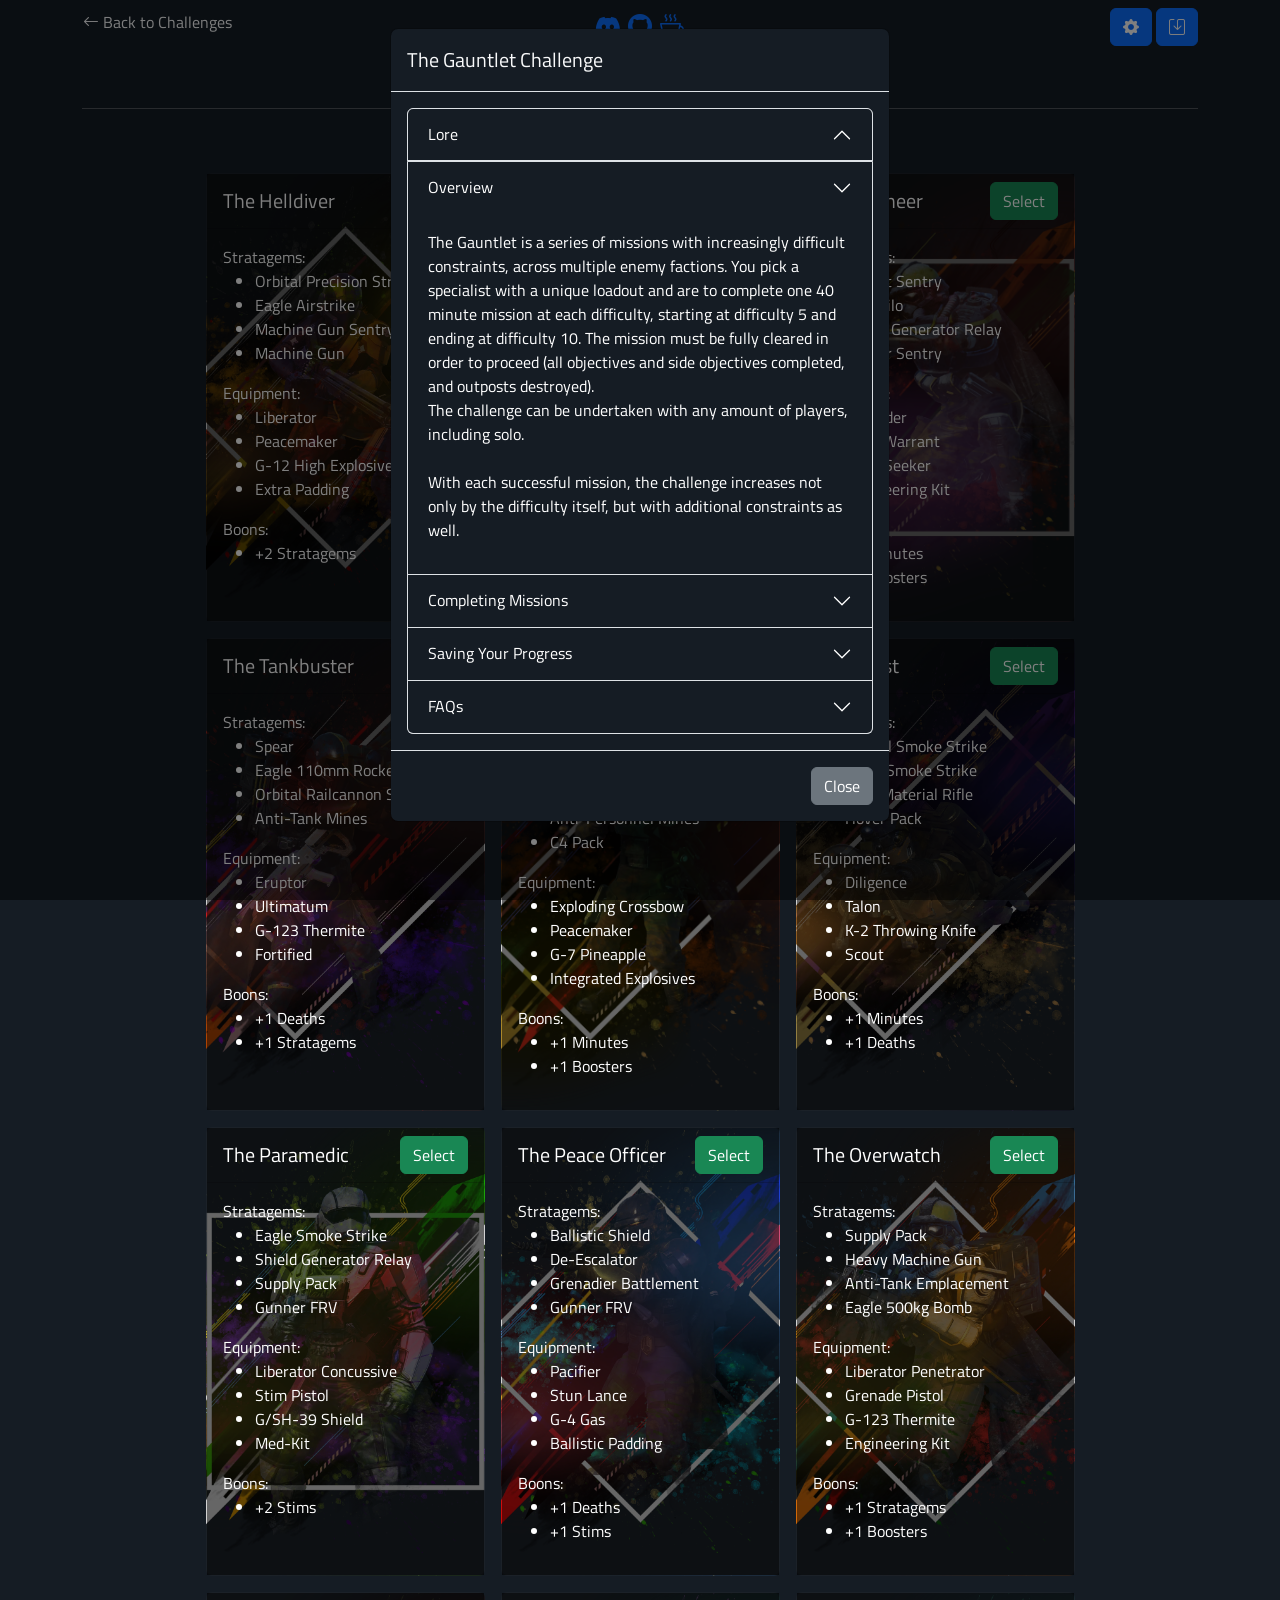
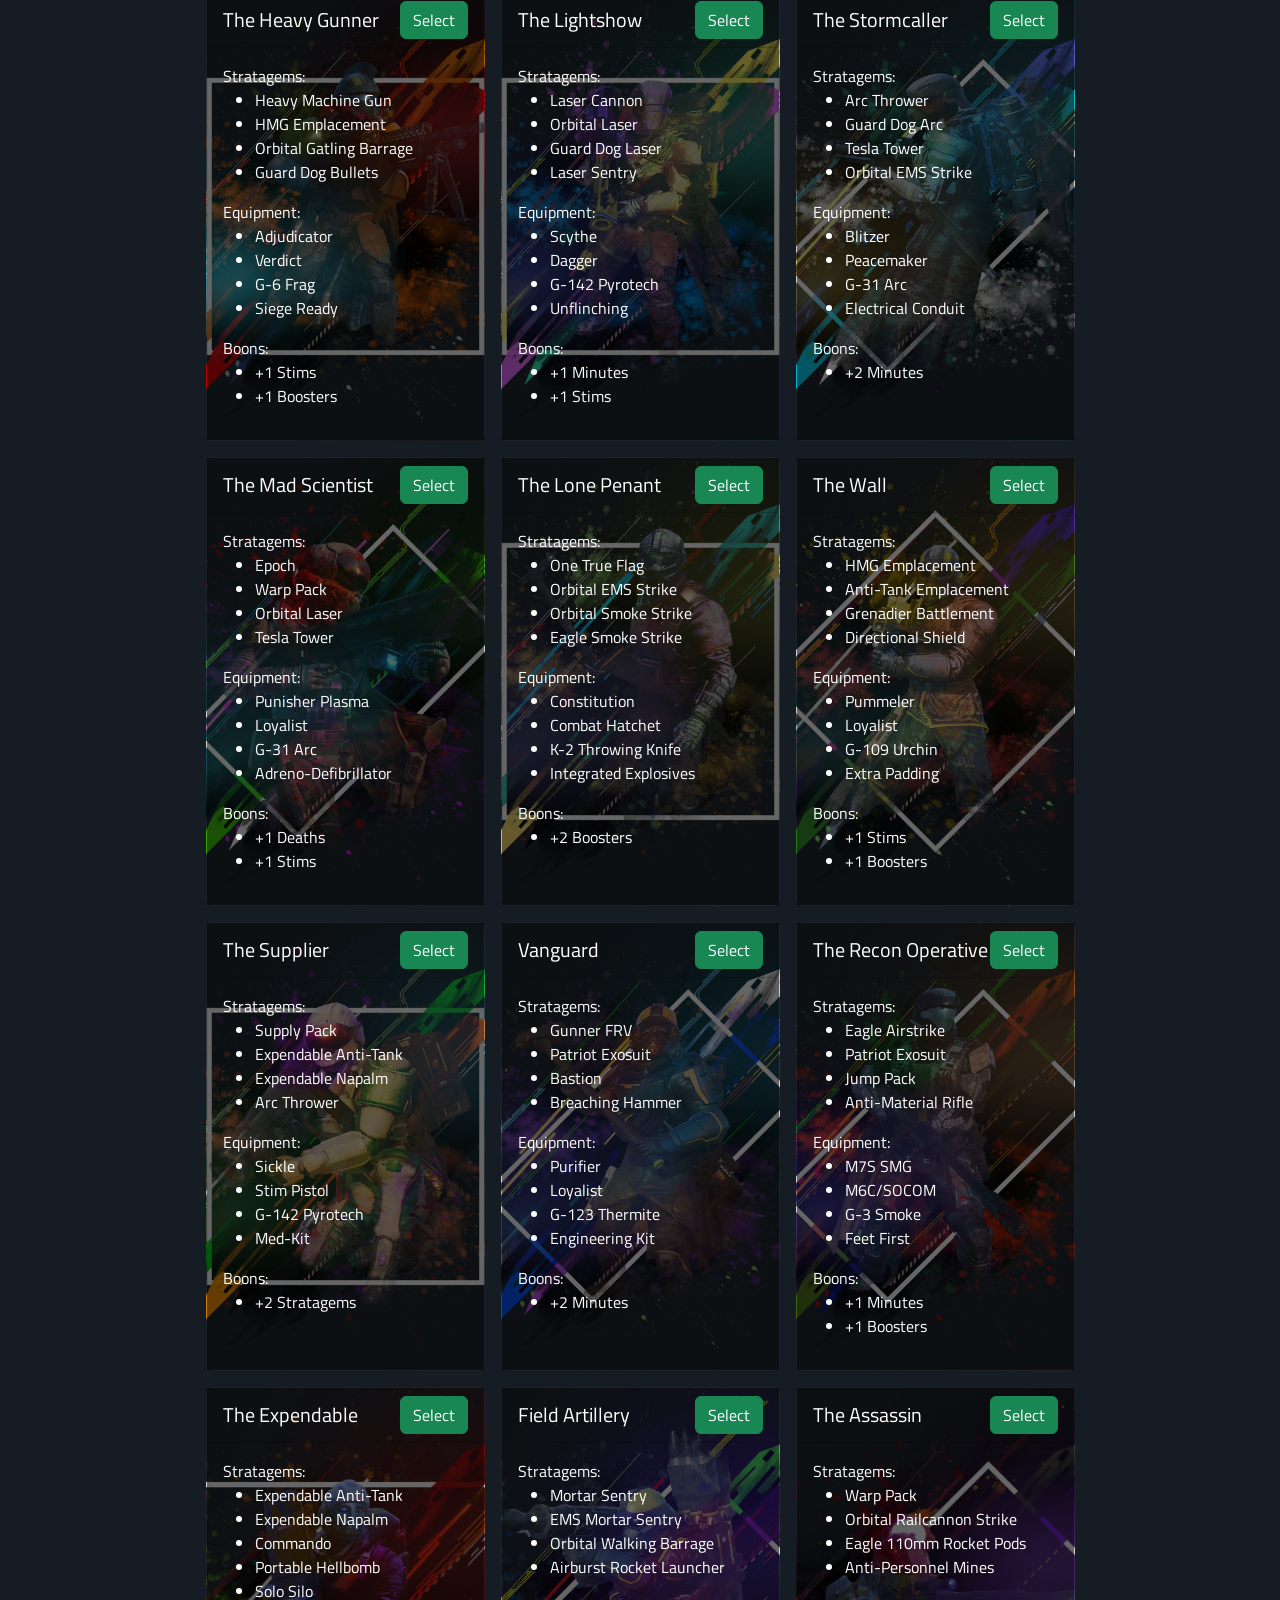
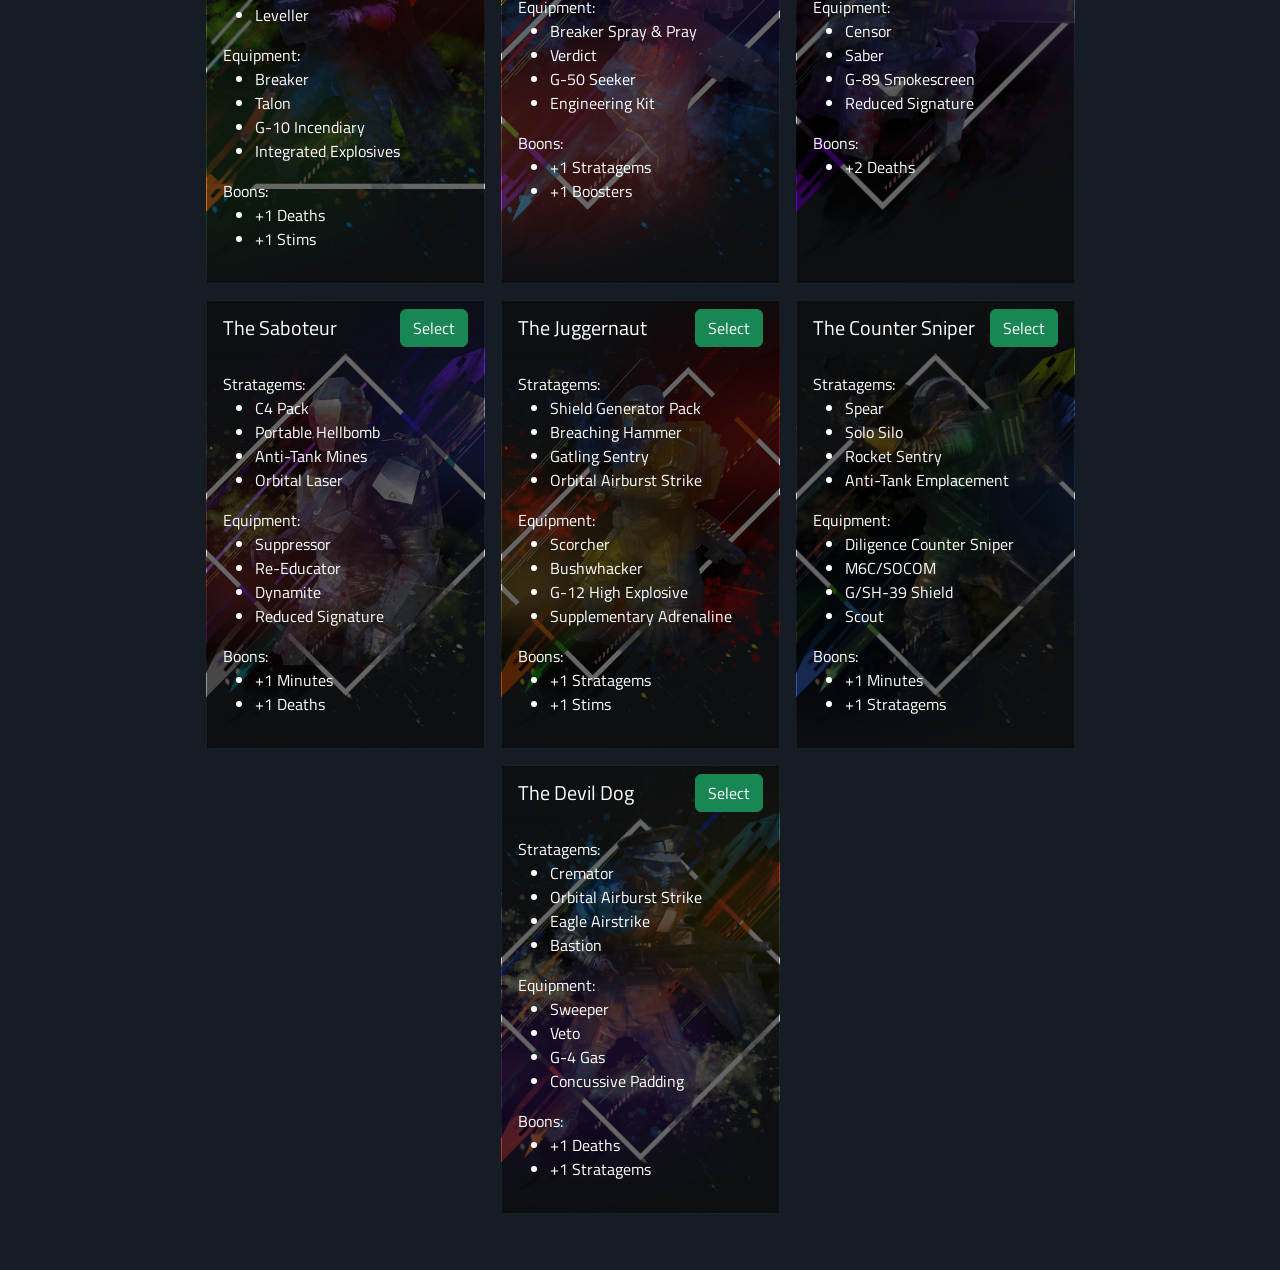
<file: thegauntlet/index.html>
<!doctype html>
<html lang="en">
  <head>
    <meta charset="UTF-8" />
    <meta name="viewport" content="width=device-width, initial-scale=1" />
    <meta http-equiv="X-UA-Compatible" content="ie=edge" />
    <link
      href="https://cdn.jsdelivr.net/npm/bootstrap@5.1.3/dist/css/bootstrap.min.css"
      rel="stylesheet"
      integrity="sha384-1BmE4kWBq78iYhFldvKuhfTAU6auU8tT94WrHftjDbrCEXSU1oBoqyl2QvZ6jIW3"
      crossorigin="anonymous"
    />

    <link rel="stylesheet" type="text/css" href="../css/custom.css" />
    <link
      rel="shortcut icon"
      type="image/svg+xml"
      href="../images/dressing/ministryOfTruthIcon.png"
    />
    <link rel="preconnect" href="https://fonts.googleapis.com" />
    <link rel="preconnect" href="https://fonts.gstatic.com" crossorigin />
    <link
      href="https://fonts.googleapis.com/css2?family=Titillium+Web:ital,wght@0,200;0,300;0,400;0,600;0,700;0,900;1,200;1,300;1,400;1,600;1,700&display=swap"
      rel="stylesheet"
    />
    <link
      rel="stylesheet"
      href="https://cdn.jsdelivr.net/npm/bootstrap-icons@1.10.5/font/bootstrap-icons.css"
    />
    <meta
      name="description"
      content="Follow the path of the Rabble Rousers to become the maddest and baddest of the Mad Bastards!"
    />
    <title>Helldivers 2: The Gauntlet</title>
    <!-- Google tag (gtag.js) -->
    <script
      async
      src="https://www.googletagmanager.com/gtag/js?id=G-BFREXT7F48"
    ></script>
    <script>
      window.dataLayer = window.dataLayer || [];
      function gtag() {
        dataLayer.push(arguments);
      }
      gtag("js", new Date());

      gtag("config", "G-BFREXT7F48");
    </script>
  </head>

  <body>
    <div class="container mb-5">
      <div class="row d-flex justify-content-center mt-2">
        <div class="d-flex col-4 justify-content-start px-0">
          <a href="../index.html">
            <button class="btn text-light text-start py-0" type="button">
              <i class="bi bi-arrow-left"></i>
              Back to Challenges
            </button>
          </a>
        </div>
        <div class="d-flex col-4 justify-content-center">
          <a target="_blank" href="https://discord.gg/nphn3YpqvY">
            <i class="socialIcons bi bi-discord"></i>
          </a>
          <a
            class="mx-2"
            target="_blank"
            href="https://github.com/Selenestica/hd2-random-strat"
          >
            <i class="socialIcons bi bi-github"></i>
          </a>
          <a target="_blank" href="https://buymeacoffee.com/breakfasttaco">
            <i class="socialIcons bi bi-cup-hot"></i>
          </a>
        </div>
        <div class="col-4">
          <div class="d-flex justify-content-end">
            <button
              class="btn btn-primary mx-1"
              type="button"
              data-bs-toggle="modal"
              data-bs-target="#warbondSelectModal"
            >
              <i class="bi bi-gear-fill"></i>
            </button>
            <button
              class="btn btn-primary"
              type="button"
              data-bs-toggle="modal"
              data-bs-target="#saveDataManagementModal"
              onclick="genSaveDataManagementModalContent()"
            >
              <i class="bi bi-save text-light"></i>
            </button>
          </div>
        </div>
      </div>
      <div class="row d-flex justify-content-center mt-2">
        <div class="d-flex col justify-content-center">
          <h2
            class="text-light my-0 d-flex align-items-center cursorPointer"
            data-bs-toggle="modal"
            data-bs-target="#flavorAndInstructionsModal"
          >
            Helldivers 2 The Gauntlet<i
              class="bi bi-info-circle mediumFontSize mx-1"
            ></i>
          </h2>
        </div>
      </div>

      <hr class="text-white" />

      <div class="row justify-content-center d-flex" id="challengePage">
        <div class="col-sm-12 col-md-10 col-lg-7">
          <div class="row justify-content-center text-white">
            <div
              class="col-10 col-lg-6 text-white"
              id="missionInfoContainer"
            ></div>
          </div>
          <div class="row justify-content-center">
            <div class="col-0 col-lg-2"></div>
            <div
              class="col-8 col-lg-6 d-flex justify-content-center"
              id="challengeButtonsDiv"
            >
              <div class="btn-group my-2 mx-2" id="missionCompleteButtonDiv">
                <button
                  class="btn btn-success"
                  type="button"
                  data-bs-toggle="modal"
                  data-bs-target="#missionCompleteModal"
                  id="missionCompleteButton"
                >
                  <span> Mission Complete </span>
                </button>
              </div>
              <div class="btn-group my-2" id="missionFailedButtonDiv">
                <button
                  class="btn btn-danger"
                  type="button"
                  data-bs-toggle="modal"
                  data-bs-target="#missionFailedModal"
                  id="missionFailedButton"
                >
                  <span> Mission Failed </span>
                </button>
              </div>
              <div class="btn-group my-2 mx-2" id="restartRunButtonDiv">
                <button
                  class="btn btn-warning"
                  type="button"
                  data-bs-toggle="modal"
                  data-bs-target="#restartModal"
                >
                  <i class="bi bi-arrow-repeat"></i>
                </button>
              </div>
            </div>
            <div
              class="col-8 col-lg-6 d-none justify-content-center text-center"
              id="challengeCompleteButtonDiv"
            >
              <div class="btn-group my-2">
                <button
                  class="btn btn-success"
                  type="button"
                  onclick="downloadCompletionFile()"
                >
                  Download Completion File
                </button>
              </div>
              <div class="btn-group my-2 mx-2" id="restartRunButtonDiv">
                <button
                  class="btn btn-warning"
                  type="button"
                  data-bs-toggle="modal"
                  data-bs-target="#restartModal"
                >
                  <i class="bi bi-arrow-repeat"></i>
                </button>
              </div>
            </div>
            <div class="col-0 col-lg-2"></div>
          </div>

          <!-- LOADOUT -->
          <div id="lowerContentContainer">
            <hr class="text-white" />
            <div class="text-white d-flex justify-content-center">
              <b>LOADOUT</b>:
              <span class="mx-1 mb-1" id="specialistNameText"></span>
            </div>
            <div class="d-flex justify-content-center">
              <span class="text-white" id="specialistBoonsText"></span>
            </div>
            <div
              id="stratagemsContainer"
              class="row mb-2 d-flex justify-content-center"
            ></div>
            <div
              id="equipmentContainer"
              class="row d-flex justify-content-center"
            ></div>
          </div>

          <!-- YOUR SQUAD -->
          <div id="squadInfoContainer" class="d-none">
            <hr class="text-white" />
            <div class="text-white d-flex justify-content-center">
              <b>YOUR SQUAD</b>
            </div>
            <div
              id="squadListDiv"
              class="row mb-2 d-flex justify-content-center"
            ></div>
          </div>
        </div>
      </div>
      <div class="row justify-content-center d-none" id="specialistSelectPage">
        <p class="text-white text-center" id="specialistPageHeaderText">
          Select a specialist from the list below to begin the challenge
        </p>
        <div
          class="specialistsList d-flex justify-content-center"
          style="flex-wrap: inherit"
        ></div>
      </div>
    </div>

    <!-- MISSION COMPLETE MODAL -->
    <div
      class="modal fade"
      id="missionCompleteModal"
      tabindex="-1"
      aria-labelledby="missionCompleteModalLabel"
      aria-hidden="true"
    >
      <div class="modal-dialog modal-dialog-scrollable">
        <div class="modal-content bg-grey">
          <div class="modal-body d-flex row justify-content-center">
            <div
              class="row text-white d-flex justify-content-center text-center"
            >
              <h4>Mission Report</h4>
            </div>
            <div
              class="row text-white mb-4 d-flex justify-content-center align-items-center"
            >
              <img
                src="../images/dressing/ministryOfTruthIcon.png"
                class="img-fluid"
                alt="ministry of truth eye"
                id="motImage"
              />
              <small class="d-flex justify-content-center mt-2"
                >NOTE: Lying will be considered treason.</small
              >
            </div>
            <div class="row" id="objectiveInputsContainer"></div>
          </div>
          <div class="modal-footer row justify-content-between">
            <div class="col d-flex justify-content-start">
              <button
                type="button"
                class="btn btn-secondary"
                data-bs-dismiss="modal"
              >
                Cancel
              </button>
            </div>
            <div class="col d-flex justify-content-end">
              <button
                type="button"
                class="btn btn-primary"
                onclick="submitMissionReport(true)"
                data-bs-toggle="modal"
              >
                Submit
              </button>
            </div>
          </div>
        </div>
      </div>
    </div>

    <!-- MISSION SUCCESS CONFIRMATION MODAL -->
    <div
      class="modal fade"
      id="missionSuccessConfirmationModal"
      tabindex="-1"
      open="true"
      aria-labelledby="missionSuccessConfirmationModalLabel"
      aria-hidden="true"
    >
      <div class="modal-dialog modal-dialog-scrollable">
        <div class="modal-content bg-grey">
          <div class="modal-header">
            <h5 class="modal-title text-light">Mission Succeeded</h5>
          </div>
          <div class="modal-body row d-flex justify-content-center">
            <p class="text-white">
              In order to proceed, you must have fully cleared the mission
              (achieved 5 stars), and all of your squadmates must be eligible to
              proceed as well.
              <br />
              Has everyone met the requirements to continue?
            </p>
          </div>
          <div class="modal-footer d-flex justify-content-between">
            <button
              type="button"
              class="btn btn-danger"
              data-bs-dismiss="modal"
              onclick="showSpecialistOptions(true)"
            >
              No, Mission Failed
            </button>
            <button
              type="button"
              onclick="proceedToNextLevel()"
              class="btn btn-success"
              data-bs-dismiss="modal"
            >
              Yes, Proceed
            </button>
          </div>
        </div>
      </div>
    </div>

    <!-- MISSION FAILED MODAL -->
    <div
      class="modal fade"
      id="missionFailedModal"
      tabindex="-1"
      open="true"
      aria-labelledby="missionFailedModalLabel"
      aria-hidden="true"
    >
      <div class="modal-dialog modal-dialog-scrollable">
        <div class="modal-content bg-grey">
          <div class="modal-header">
            <h5 class="modal-title text-light">Mission Failed</h5>
          </div>
          <div class="modal-body row d-flex justify-content-center">
            <div class="d-flex">
              <ul id="failureReasonsList"></ul>
            </div>
            <p class="text-white">
              You will restart the failed mission, and you will be given the
              option to choose another specialist.
            </p>
            <br />
            <br />
            <p class="text-white">Proceed?</p>
          </div>
          <div class="modal-footer d-flex justify-content-between">
            <button
              type="button"
              class="btn btn-secondary"
              data-bs-dismiss="modal"
            >
              Cancel
            </button>
            <button
              type="button"
              onclick="showSpecialistOptions(true)"
              class="btn btn-warning"
              data-bs-dismiss="modal"
            >
              Proceed
            </button>
          </div>
        </div>
      </div>
    </div>

    <!-- RESTART OPERATION MODAL -->
    <div
      class="modal fade"
      id="restartOperationModal"
      tabindex="-1"
      open="true"
      aria-labelledby="restartOperationModalLabel"
      aria-hidden="true"
    >
      <div class="modal-dialog modal-dialog-scrollable">
        <div class="modal-content bg-grey">
          <div class="modal-header">
            <h5 class="modal-title text-light">Restart Operation</h5>
          </div>
          <div class="modal-body row d-flex justify-content-center">
            <p class="text-white">
              Your current operation will be reset, as well as your operational
              objectives.
            </p>
            <br />
            <br />
            <p class="text-white">Proceed?</p>
          </div>
          <div class="modal-footer d-flex justify-content-between">
            <button
              type="button"
              class="btn btn-secondary"
              data-bs-dismiss="modal"
            >
              Cancel
            </button>
            <button
              type="button"
              onclick="submitMissionReport(false)"
              class="btn btn-warning"
              data-bs-dismiss="modal"
            >
              Proceed
            </button>
          </div>
        </div>
      </div>
    </div>

    <!-- SQUAD SPECIALISTS MODAL -->
    <div
      class="modal fade"
      id="squadSpecialistsSelectModal"
      tabindex="-1"
      open="true"
      aria-labelledby="squadSpecialistsSelectModalLabel"
      aria-hidden="true"
    >
      <div class="modal-dialog modal-xl modal-dialog-scrollable">
        <div class="modal-content bg-grey">
          <div class="modal-header">
            <h5 class="modal-title text-light" id="">Squad Specialists</h5>
          </div>
          <div
            class="modal-body row d-flex justify-content-center"
            id="squadSpecialistsSelectModalBody"
          >
            <p class="text-white text-center">
              Input the amount of each specialist in your squad in order to
              receive their boons. Your boons have already been added, so you
              don't need to count your own specialist.
              <br />
              <br />
              If you're solo, you can skip this step. Just press "Apply".
            </p>
            <!-- <div id="soloCheckboxDiv d-none">
              <label class="text-white" for="soloCheckbox">
                (I'm running solo. Don't show this to me again.)
              </label>
              <input
                class="form-check-input mx-1"
                type="checkbox"
                id="soloCheckbox"
              />
            </div> -->
            <div
              class="row d-flex justify-content-center"
              id="squadSpecialistsList"
            ></div>
          </div>
          <div class="modal-footer row justify-content-between">
            <div class="d-flex col justify-content-start">
              <button
                type="button"
                class="btn btn-secondary"
                data-bs-dismiss="modal"
              >
                Cancel
              </button>
            </div>
            <div class="d-flex col justify-content-end">
              <button
                type="button"
                onclick="createSquad()"
                class="btn btn-primary"
                data-bs-dismiss="modal"
              >
                Apply
              </button>
            </div>
          </div>
        </div>
      </div>
    </div>

    <!-- FLAVOR AND INSTRUCTIONS MODAL -->
    <div
      class="modal fade"
      id="flavorAndInstructionsModal"
      tabindex="-1"
      open="true"
      aria-labelledby="flavorAndInstructionsModalLabel"
      aria-hidden="true"
    >
      <div class="modal-dialog modal-dialog-scrollable">
        <div class="modal-content bg-grey">
          <div class="modal-header">
            <h5 class="modal-title text-light">The Gauntlet Challenge</h5>
          </div>
          <div class="modal-body row d-flex justify-content-center">
            <div class="accordion" id="infoAccordion">
              <div class="accordion-item">
                <h2 class="accordion-header">
                  <button
                    class="accordion-button text-white"
                    type="button"
                    data-bs-toggle="collapse"
                    data-bs-target="#collapseOne"
                    aria-expanded="true"
                    aria-controls="collapseOne"
                  >
                    Lore
                  </button>
                </h2>
                <div
                  id="collapseOne"
                  class="accordion-collapse collapse"
                  data-bs-parent="#infoAccordion"
                >
                  <div class="accordion-body">
                    <p class="text-white">
                      During the First Galactic War the famed Rabble Rousers,
                      the group that inspired the creation of the Mad Bastards,
                      completed a series of harrowing jumps across the galaxy.
                      Documented in Vera Holt's war journal, the Rabble Rousers
                      were chasing a rogue transmission that was bouncing
                      through the relays all across the galaxy.
                      <br />
                      <br />
                      Supplies grew shorter. Munitions stockpiles dwindled. Time
                      was running out. But in the end, the Rabble Rousers were
                      successful.
                      <br />
                      <br />
                      In the honored spirit of this heroic feat, the Hell
                      Admiral has established The Gauntlet as a means of testing
                      the most determined of Mad Bastards. Those who follow in
                      the footsteps of the honored Rabble Rousers come through
                      the other side changed, born anew in the radiance of
                      Democracy. Wielders of Liberty's fire and Bane to Tyranny
                      everywhere.
                    </p>
                  </div>
                </div>
              </div>
              <div class="accordion-item">
                <h2 class="accordion-header">
                  <button
                    class="accordion-button text-white collapsed"
                    type="button"
                    data-bs-toggle="collapse"
                    data-bs-target="#collapseTwo"
                    aria-expanded="false"
                    aria-controls="collapseTwo"
                  >
                    Overview
                  </button>
                </h2>
                <div
                  id="collapseTwo"
                  class="accordion-collapse collapse show"
                  data-bs-parent="#infoAccordion"
                >
                  <div class="accordion-body">
                    <p class="text-white">
                      The Gauntlet is a series of missions with increasingly
                      difficult constraints, across multiple enemy factions. You
                      pick a specialist with a unique loadout and are to
                      complete one 40 minute mission at each difficulty,
                      starting at difficulty 5 and ending at difficulty 10. The
                      mission must be fully cleared in order to proceed (all
                      objectives and side objectives completed, and outposts
                      destroyed).
                      <br />
                      The challenge can be undertaken with any amount of
                      players, including solo.
                      <br />
                      <br />
                      With each successful mission, the challenge increases not
                      only by the difficulty itself, but with additional
                      constraints as well.
                    </p>
                  </div>
                </div>
              </div>
              <div class="accordion-item">
                <h2 class="accordion-header">
                  <button
                    class="accordion-button text-white collapsed"
                    type="button"
                    data-bs-toggle="collapse"
                    data-bs-target="#collapseThree"
                    aria-expanded="false"
                    aria-controls="collapseThree"
                  >
                    Completing Missions
                  </button>
                </h2>
                <div
                  id="collapseThree"
                  class="accordion-collapse collapse"
                  data-bs-parent="#infoAccordion"
                >
                  <div class="accordion-body">
                    <p class="text-white">
                      Upon mission success, click the 'Mission Complete' button,
                      and provide the information required.
                      <br />
                      <br />
                      If you fail a mission, click the 'Mission Failed' button.
                    </p>
                  </div>
                </div>
              </div>
              <div class="accordion-item">
                <h2 class="accordion-header">
                  <button
                    class="accordion-button text-white collapsed"
                    type="button"
                    data-bs-toggle="collapse"
                    data-bs-target="#collapseSix"
                    aria-expanded="false"
                    aria-controls="collapseSix"
                  >
                    Saving Your Progress
                  </button>
                </h2>
                <div
                  id="collapseSix"
                  class="accordion-collapse collapse"
                  data-bs-parent="#infoAccordion"
                >
                  <div class="accordion-body">
                    <p class="text-white">
                      Your progress is saved in your browser's local storage. If
                      you clear your browser's local storage, your progress will
                      be lost.
                      <br />
                      You can download your save file and upload it to a
                      different device with the Save Data Management menu.
                      Uploading a save file will overwrite any previous saved
                      data for this challenge.
                    </p>
                  </div>
                </div>
              </div>
              <div class="accordion-item">
                <h2 class="accordion-header">
                  <button
                    class="accordion-button text-white collapsed"
                    type="button"
                    data-bs-toggle="collapse"
                    data-bs-target="#collapseSeven"
                    aria-expanded="false"
                    aria-controls="collapseSeven"
                  >
                    FAQs
                  </button>
                </h2>
                <div
                  id="collapseSeven"
                  class="accordion-collapse collapse"
                  data-bs-parent="#infoAccordion"
                >
                  <div class="accordion-body">
                    <ul class="modalAccordionList">
                      <li class="text-white">
                        <b>Q: Can I share equipment with my squadmates?</b>
                        <p>
                          A: YES. You can freely share stratagems and other
                          equipment as long as the mission is already underway
                          (you and your squad are planetside).
                        </p>
                      </li>
                      <li class="text-white">
                        <b
                          >Q: How much of the mission do I need to complete in
                          order to proceed to the next mission?</b
                        >
                        <p>
                          A: You must fully clear the mission in order to
                          proceed through the challenge. All objectives and side
                          objectives must be completed, and all outposts must be
                          destroyed.
                        </p>
                      </li>
                      <li class="text-white">
                        <b>Q: Who was this challenge made for?</b>
                        <p>A: The Mad Bastards!</p>
                      </li>
                      <li class="text-white">
                        <b>Q: How do boons work for specialists?</b>
                        <p>
                          A: Each specialist has it's own boons (bonuses). After
                          you've selected your specialist you will be prompted
                          to apply your squadmates' specialists, so that their
                          boons can be added to your total resources.
                          <br />
                          <br />
                          If you're solo, you can simply check the "Solo" option
                          and you will never see the menu again.
                        </p>
                      </li>
                      <li class="text-white">
                        <b
                          >Q: How many squadmates do I need to run this
                          challenge?</b
                        >
                        <p>
                          A: This challenge is equally viable for solo playersor
                          a squad of friends who are also running the challenge.
                        </p>
                      </li>
                      <li class="text-white">
                        <b>Q: Can I change classes?</b>
                        <p>
                          A: If you fail a mission, for any reason, you may
                          choose another class.
                        </p>
                      </li>
                    </ul>
                  </div>
                </div>
              </div>
            </div>
          </div>
          <div class="modal-footer">
            <button
              type="button"
              class="btn btn-secondary"
              data-bs-dismiss="modal"
            >
              Close
            </button>
          </div>
        </div>
      </div>
    </div>

    <!-- SAVE DATA MANAGEMENT MODAL -->
    <div
      class="modal fade"
      id="saveDataManagementModal"
      tabindex="-1"
      open="true"
      aria-labelledby="saveDataManagementModalLabel"
      aria-hidden="true"
      data-bs-backdrop="static"
      data-bs-keyboard="false"
    >
      <div class="modal-dialog modal-lg modal-dialog-scrollable">
        <div class="modal-content bg-grey">
          <div class="modal-header">
            <h5 class="modal-title text-light" id="">Save Data Management</h5>
          </div>
          <div
            class="modal-body row d-flex justify-content-center"
            id="saveDataManagementModalBody"
          >
            <p class="text-white">
              Switch your active save file here, delete save files, or upload
              save files.
              <br />
              Select an entry below and press 'Apply' to load a different save
              file.
              <br />
              <br />
              NOTE: You can't delete your current save file.
            </p>
            <div class="mb-3 d-flex row">
              <div class="col-9">
                <input
                  class="form-control"
                  type="file"
                  id="saveDataUploadInput"
                />
              </div>
              <div class="col-3">
                <button
                  type="button"
                  onclick="uploadSaveFile()"
                  class="btn btn-success"
                  id="uploadSaveFileButton"
                  disabled
                >
                  Upload
                </button>
              </div>
            </div>
            <div
              id="saveDataManagementModalSavesList"
              class="btn-group-vertical"
              role="group"
              aria-label="Basic radio toggle button group"
            ></div>
          </div>
          <div class="modal-footer row justify-content-between">
            <div class="d-flex col justify-content-start">
              <button
                type="button"
                onclick="clearSaveDataManagementModal()"
                class="btn btn-secondary"
                data-bs-dismiss="modal"
              >
                Cancel
              </button>
            </div>
            <div
              id="saveDataModalFunctionsDiv"
              class="d-flex col justify-content-end"
            >
              <button
                type="button"
                onclick="clearSaveDataAndRestart()"
                class="btn btn-danger"
                data-bs-dismiss="modal"
              >
                Delete ALL
              </button>
              <button
                type="button"
                onclick="deleteSavedGameData()"
                class="btn btn-danger mx-2"
                data-bs-dismiss="modal"
              >
                Delete
              </button>
              <button
                type="button"
                onclick="applySavedGameData()"
                class="btn btn-primary"
                data-bs-dismiss="modal"
              >
                Apply
              </button>
            </div>
          </div>
        </div>
      </div>
    </div>

    <!-- RESTART MODAL -->
    <div
      class="modal fade"
      id="restartModal"
      tabindex="-1"
      open="true"
      aria-labelledby="restartModalLabel"
      aria-hidden="true"
    >
      <div class="modal-dialog modal-dialog-scrollable">
        <div class="modal-content bg-grey">
          <div class="modal-header">
            <h5 class="modal-title text-light" id="">Restart Run</h5>
          </div>
          <div class="modal-body row d-flex justify-content-center">
            <p class="text-white">
              When you restart your run, your current run will be saved.
              <br />
              <br />
              Restart run?
            </p>
          </div>
          <div class="modal-footer d-flex justify-content-between">
            <button
              type="button"
              class="btn btn-secondary"
              data-bs-dismiss="modal"
            >
              Cancel
            </button>
            <button
              type="button"
              onclick="saveDataAndRestart()"
              class="btn btn-primary"
              data-bs-dismiss="modal"
            >
              Save and Restart
            </button>
          </div>
        </div>
      </div>
    </div>

    <!-- DELETE DATA MODAL -->
    <div
      class="modal fade"
      id="deleteSaveDataModal"
      tabindex="-1"
      open="true"
      aria-labelledby="deleteSaveDataModalLabel"
      aria-hidden="true"
    >
      <div class="modal-dialog modal-dialog-scrollable">
        <div class="modal-content bg-grey">
          <div class="modal-header">
            <h5 class="modal-title text-light">Delete Save Data</h5>
          </div>
          <div class="modal-body row d-flex justify-content-center">
            <p class="text-white">
              Are you sure you want to delete your save data? This action is
              irreversible, and you will lose all progress.
            </p>
          </div>
          <div class="modal-footer d-flex justify-content-between">
            <button
              type="button"
              class="btn btn-secondary"
              data-bs-dismiss="modal"
            >
              Cancel
            </button>
            <button
              type="button"
              onclick="deleteSavedGameData()"
              class="btn btn-danger"
              data-bs-dismiss="modal"
            >
              DELETE
            </button>
          </div>
        </div>
      </div>
    </div>

    <!-- CHALLENGE SETTINGS MODAL -->
    <div
      class="modal fade"
      id="warbondSelectModal"
      tabindex="-1"
      aria-labelledby="warbondSelectModalLabel"
      aria-hidden="true"
      data-bs-backdrop="static"
      data-bs-keyboard="false"
    >
      <div class="modal-dialog modal-dialog-scrollable">
        <div class="modal-content bg-grey">
          <div class="modal-header">
            <h5 class="modal-title text-light" id="warbondSelectModalLabel">
              Challenge Settings
            </h5>
          </div>
          <div class="modal-body">
            <p class="mb-0 text-white">
              Toggle the warbonds you have obtained here, as well as Superstore
              and Pre-Order bonus items. This will affect the specialist
              loadouts you have available to unlock.
              <br />
              For the best experience, toggle warbonds before you start a run.
            </p>
            <div class="p-3" id="warbondsChecklistContainer">
              <h5 class="text-white">Warbond Select</h5>
            </div>
          </div>
          <div class="modal-footer">
            <button
              type="button"
              class="btn btn-primary"
              data-bs-dismiss="modal"
              onclick="filterSpecialistsByWarbond(true)"
            >
              Apply
            </button>
          </div>
        </div>
      </div>
    </div>
  </body>

  <script
    src="https://cdn.jsdelivr.net/npm/bootstrap@5.1.3/dist/js/bootstrap.bundle.min.js"
    integrity="sha384-ka7Sk0Gln4gmtz2MlQnikT1wXgYsOg+OMhuP+IlRH9sENBO0LRn5q+8nbTov4+1p"
    crossorigin="anonymous"
  ></script>

  <script src="../js/constants/primaries.js"></script>
  <script src="../js/constants/secondaries.js"></script>
  <script src="../js/constants/boosters.js"></script>
  <script src="../js/constants/throwables.js"></script>
  <script src="../js/constants/stratagems.js"></script>
  <script src="../js/constants/armorpassives.js"></script>
  <script src="../js/utils/warbondCodes.js"></script>
  <script src="../js/constants/theGauntletSpecialists.js"></script>
  <script src="../js/utils/showPointsEarnedToast.js"></script>
  <script src="../js/utils/getCurrentDateTime.js"></script>
  <script src="../js/utils/downloadSaveFile.js"></script>
  <script src="../js/utils/getCurrentGame.js"></script>
  <script src="../js/thegauntlet/components/genGauntletSpecialistModalContent.js"></script>
  <script src="../js/thegauntlet/components/genSquadSpecialistModalContent.js"></script>
  <script src="../js/components/genWarbondCheckboxes.js"></script>
  <script src="../js/thegauntlet/utils/downloadCompletionFile.js"></script>
  <script src="../js/thegauntlet/utils/getMissionData.js"></script>
  <script src="../js/thegauntlet/components/genGauntletMissionCompleteModalContent.js"></script>
  <script src="../js/thegauntlet/components/genSaveDataManagementModalContent.js"></script>
  <script src="../js/thegauntlet/main.js"></script>
</html>
</file>
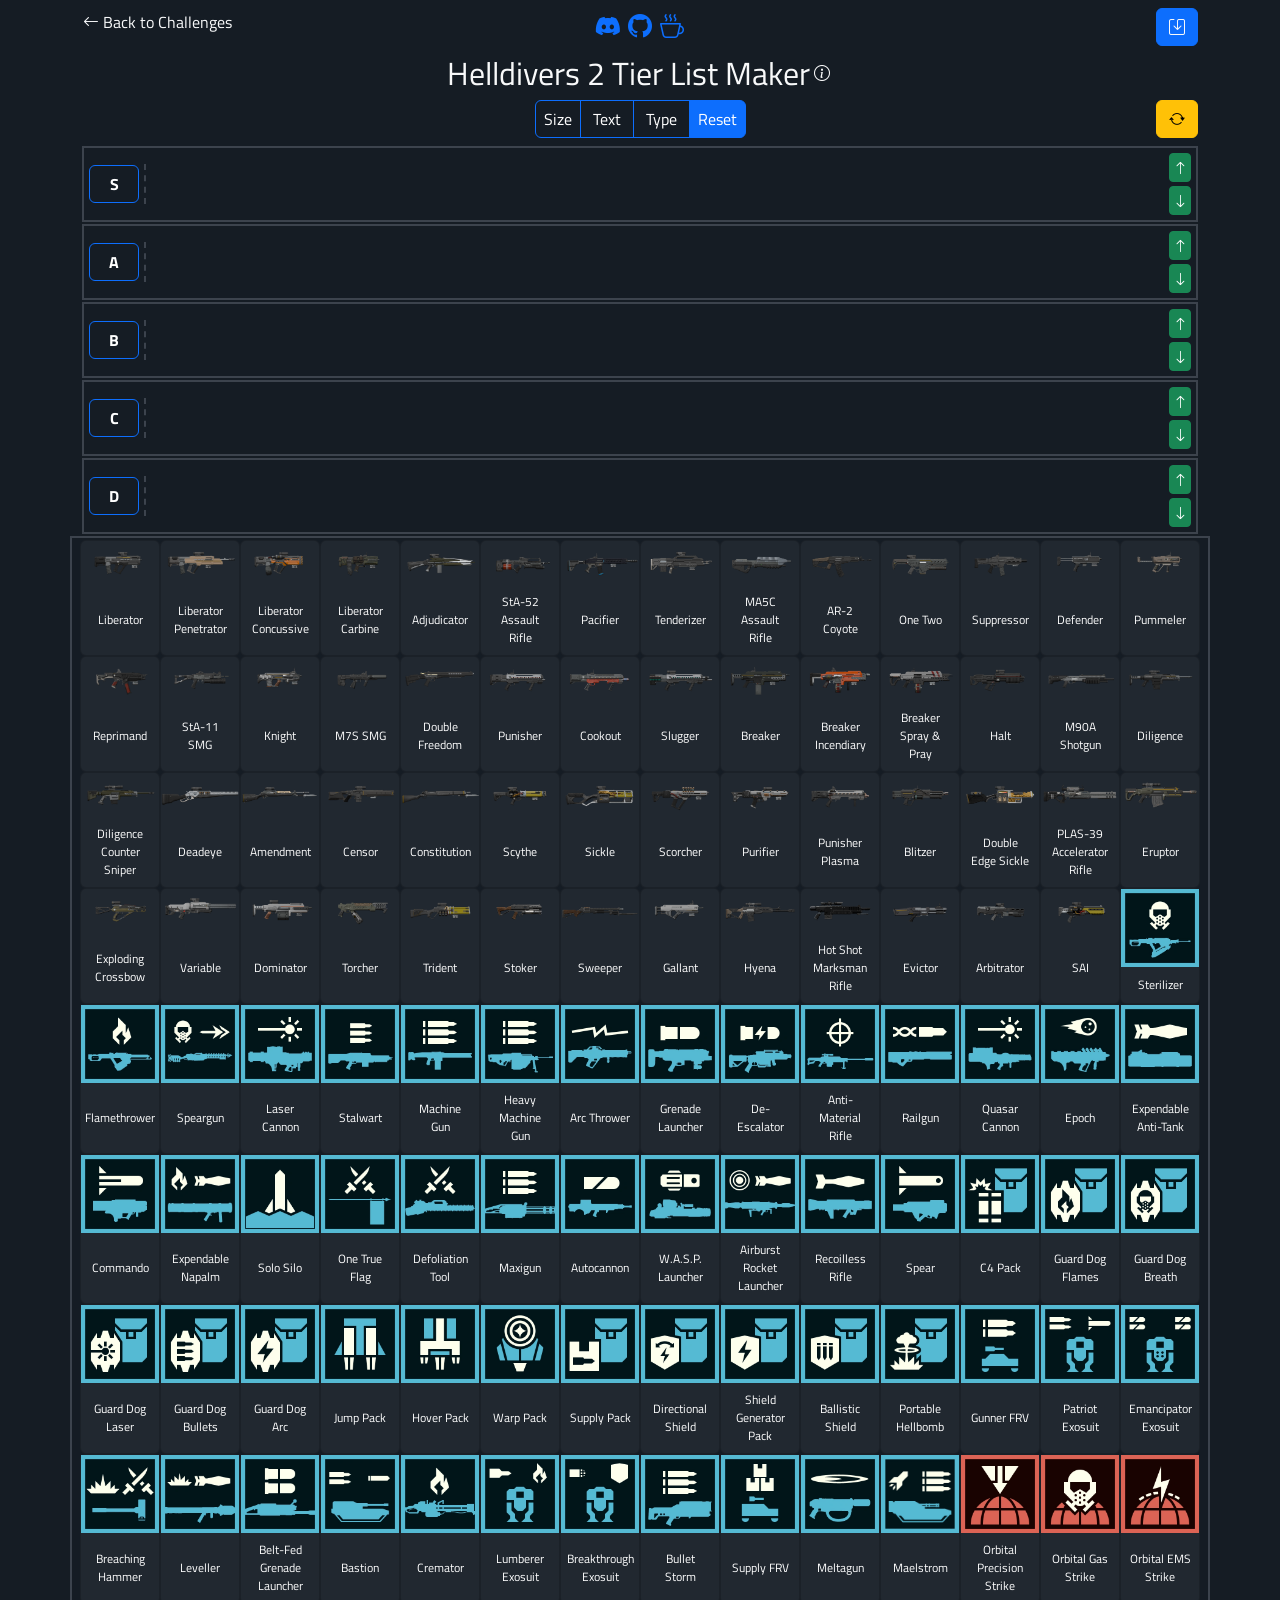
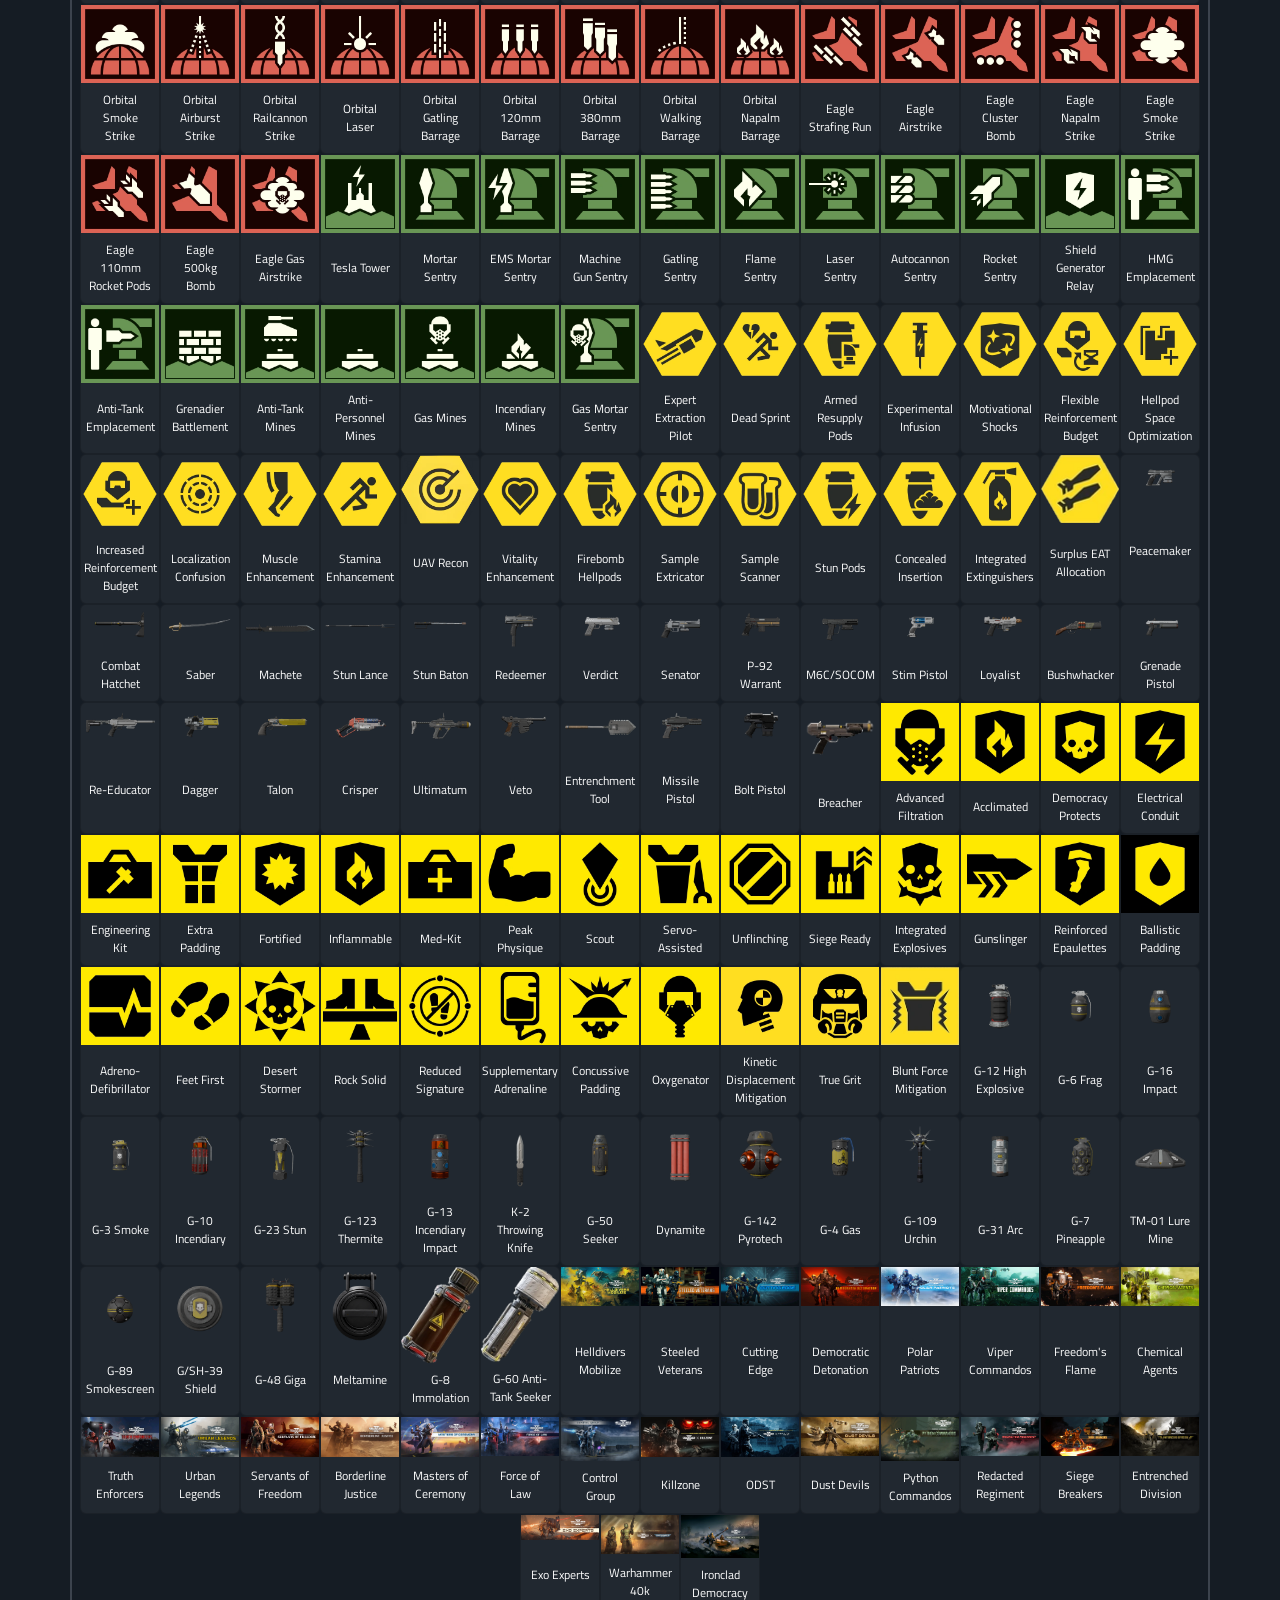
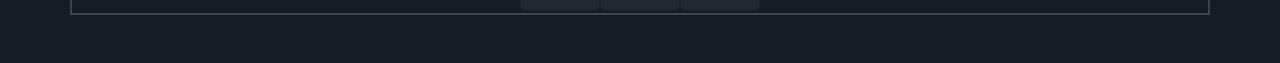
<file: tiermaker/index.html>
<!doctype html>
<html lang="en">
  <head>
    <meta charset="UTF-8" />
    <meta name="viewport" content="width=device-width, initial-scale=1" />
    <meta http-equiv="X-UA-Compatible" content="ie=edge" />
    <link
      href="https://cdn.jsdelivr.net/npm/bootstrap@5.1.3/dist/css/bootstrap.min.css"
      rel="stylesheet"
      integrity="sha384-1BmE4kWBq78iYhFldvKuhfTAU6auU8tT94WrHftjDbrCEXSU1oBoqyl2QvZ6jIW3"
      crossorigin="anonymous"
    />

    <link rel="stylesheet" type="text/css" href="../css/custom.css" />
    <link
      rel="shortcut icon"
      type="image/svg+xml"
      href="../images/dressing/ministryOfTruthIcon.png"
    />
    <link rel="preconnect" href="https://fonts.googleapis.com" />
    <link rel="preconnect" href="https://fonts.gstatic.com" crossorigin />
    <link
      href="https://fonts.googleapis.com/css2?family=Titillium+Web:ital,wght@0,200;0,300;0,400;0,600;0,700;0,900;1,200;1,300;1,400;1,600;1,700&display=swap"
      rel="stylesheet"
    />
    <link
      rel="stylesheet"
      href="https://cdn.jsdelivr.net/npm/bootstrap-icons@1.10.5/font/bootstrap-icons.css"
    />
    <meta
      name="description"
      content="Create your own Helldivers 2 tier list! Rank stratagems, weapons, and more with our interactive tier maker. Share your list with other players!"
    />
    <title>Helldivers 2: Tier List Maker</title>
    <!-- Google tag (gtag.js) -->
    <script
      async
      src="https://www.googletagmanager.com/gtag/js?id=G-BFREXT7F48"
    ></script>
    <script>
      window.dataLayer = window.dataLayer || [];
      function gtag() {
        dataLayer.push(arguments);
      }
      gtag("js", new Date());

      gtag("config", "G-BFREXT7F48");
    </script>
  </head>

  <body>
    <div class="container mb-5">
      <div class="row d-flex justify-content-center mt-2">
        <div class="d-flex col-4 justify-content-start px-0">
          <a href="../index.html">
            <button class="btn text-light text-start py-0" type="button">
              <i class="bi bi-arrow-left"></i>
              Back to Challenges
            </button>
          </a>
        </div>
        <div class="d-flex col-4 justify-content-center">
          <a target="_blank" href="https://discord.gg/nphn3YpqvY">
            <i class="socialIcons bi bi-discord"></i>
          </a>
          <a
            class="mx-2"
            target="_blank"
            href="https://github.com/Selenestica/hd2-random-strat"
          >
            <i class="socialIcons bi bi-github"></i>
          </a>
          <a target="_blank" href="https://buymeacoffee.com/breakfasttaco">
            <i class="socialIcons bi bi-cup-hot"></i>
          </a>
        </div>
        <div class="col-4 px-2">
          <div class="d-flex justify-content-end">
            <button
              class="btn btn-primary mx-1"
              onclick="genTierMakerSaveDataManagementInfo()"
              type="button"
            >
              <i class="bi bi-save text-light"></i>
            </button>
          </div>
        </div>
      </div>
      <div class="row d-flex justify-content-center mt-2">
        <div class="d-flex col justify-content-center">
          <h2
            class="text-light my-0 d-flex align-items-center cursorPointer"
            data-bs-toggle="modal"
            data-bs-target="#flavorAndInstructionsModal"
          >
            Helldivers 2 Tier List Maker
            <i class="bi bi-info-circle mediumFontSize mx-1"></i>
          </h2>
        </div>
      </div>

      <div class="row my-2 justify-content-center">
        <div
          class="col-2 d-flex align-items-center justify-content-start"
        ></div>
        <div class="col-8 d-flex justify-content-center" id="bbShopFilterDiv">
          <div
            class="btn-group"
            role="group"
            aria-label="Basic outlined example"
          >
            <div class="btn-group">
              <button
                type="button"
                class="btn btn-outline-primary dropdown-toggle no-caret"
                style="padding: 4px 8px"
                data-bs-toggle="dropdown"
              >
                <span class="text-white responsiveText">Size</span>
                <span class="responsiveIcon"
                  ><img
                    src="../images/iconSVGs/item-size.svg"
                    style="width: 1.5rem"
                    class="img-fluid"
                /></span>
              </button>
              <ul class="dropdown-menu">
                <li>
                  <a
                    class="dropdown-item"
                    onclick="changeItemSize('40px')"
                    href="#"
                    >Extra Small</a
                  >
                </li>
                <li>
                  <a
                    class="dropdown-item"
                    onclick="changeItemSize('60px')"
                    href="#"
                    >Small</a
                  >
                </li>
                <li>
                  <a
                    class="dropdown-item"
                    onclick="changeItemSize('80px')"
                    href="#"
                    >Medium</a
                  >
                </li>
                <li>
                  <a
                    class="dropdown-item"
                    onclick="changeItemSize('100px')"
                    href="#"
                    >Large</a
                  >
                </li>
                <li>
                  <a
                    class="dropdown-item"
                    onclick="changeItemSize('120px')"
                    href="#"
                    >Extra Large</a
                  >
                </li>
              </ul>
            </div>
            <div class="btn-group">
              <button
                type="button"
                class="btn btn-outline-primary"
                onclick="toggleItemNameText()"
              >
                <span class="text-white responsiveText">Text</span>
                <span class="text-white responsiveIcon"
                  ><i class="bi bi-fonts"></i
                ></span>
              </button>
            </div>
            <div class="btn-group">
              <button
                type="button"
                class="btn btn-outline-primary dropdown-toggle no-caret"
                data-bs-toggle="dropdown"
                aria-expanded="false"
              >
                <span class="text-white responsiveText">Type</span>
                <span class="text-white responsiveIcon"
                  ><i class="bi bi-list-task"></i
                ></span>
              </button>
              <ul class="dropdown-menu">
                <li>
                  <a
                    class="dropdown-item"
                    id="primariesFilterDropdownItem"
                    onclick="filterByType('primary')"
                    href="#"
                    >Primaries</a
                  >
                </li>
                <li>
                  <a
                    class="dropdown-item"
                    id="secondariesFilterDropdownItem"
                    onclick="filterByType('secondary')"
                    href="#"
                    >Secondaries</a
                  >
                </li>
                <li>
                  <a
                    class="dropdown-item"
                    id="throwablesFilterDropdownItem"
                    onclick="filterByType('throwable')"
                    href="#"
                    >Throwables</a
                  >
                </li>
                <li>
                  <a
                    class="dropdown-item"
                    id="stratagemsFilterDropdownItem"
                    onclick="filterByType('stratagem')"
                    href="#"
                    >Stratagems</a
                  >
                </li>
                <li>
                  <a
                    class="dropdown-item"
                    id="armorPassivesFilterDropdownItem"
                    onclick="filterByType('armor')"
                    href="#"
                    >Armor Passives</a
                  >
                </li>
                <li>
                  <a
                    class="dropdown-item"
                    id="boostersFilterDropdownItem"
                    onclick="filterByType('booster')"
                    href="#"
                    >Boosters</a
                  >
                </li>
                <li>
                  <a
                    class="dropdown-item"
                    id="boostersFilterDropdownItem"
                    onclick="filterByType('warbond')"
                    href="#"
                    >Warbonds</a
                  >
                </li>
              </ul>
            </div>
            <button
              onclick="resetItemFilters()"
              class="btn btn-primary"
              style="padding: 4px 8px"
              type="button"
            >
              <span class="responsiveText"> Reset </span>
              <span class="responsiveIcon"
                ><img
                  src="../images/iconSVGs/clearFilter.svg"
                  style="width: 1.5rem"
                  class="img-fluid"
              /></span>
            </button>
          </div>
        </div>
        <div class="col-2 justify-content-end d-flex align-items-center">
          <button
            class="btn btn-warning"
            type="button"
            data-bs-toggle="modal"
            data-bs-target="#restartModal"
          >
            <i class="bi bi-arrow-repeat"></i>
          </button>
        </div>
      </div>

      <!-- TIER LIST CONTAINER -->
      <div id="tierListContainer"></div>

      <!-- LOOSE ITEMS CONTAINER -->
      <div
        class="row d-flex justify-content-center"
        id="looseItemsContainer"
        ondragover="allowDrop(event)"
        ondrop="drop(event)"
      >
        >
      </div>

      <!-- RESTART MODAL -->
      <div
        class="modal fade"
        id="restartModal"
        tabindex="-1"
        open="true"
        aria-labelledby="restartModalLabel"
        aria-hidden="true"
      >
        <div class="modal-dialog modal-dialog-scrollable">
          <div class="modal-content bg-grey">
            <div class="modal-header">
              <h5 class="modal-title text-light" id="">Restart Tier List</h5>
            </div>
            <div class="modal-body row d-flex justify-content-center">
              <p class="text-white">
                When you restart your list, your current list will be saved.
                <br />
                <br />
                Restart?
              </p>
            </div>
            <div class="modal-footer d-flex justify-content-between">
              <button
                type="button"
                class="btn btn-secondary"
                data-bs-dismiss="modal"
              >
                Cancel
              </button>
              <button
                type="button"
                onclick="saveDataAndRestart()"
                class="btn btn-primary"
                data-bs-dismiss="modal"
              >
                Save and Restart
              </button>
            </div>
          </div>
        </div>
      </div>

      <!-- TIER CUSTOMIZATION MODAL -->
      <div
        class="modal fade"
        id="tierCustomizationModal"
        tabindex="-1"
        open="true"
        aria-labelledby="tierCustomizationModalLabel"
        aria-hidden="true"
      >
        <div class="modal-dialog modal-dialog-scrollable">
          <div class="modal-content bg-grey">
            <div class="modal-header">
              <h5 class="modal-title text-light" id="">Customize Tier</h5>
            </div>
            <div class="modal-body row d-flex justify-content-center">
              <div id="tierPreview" class="tier my-3">
                <button
                  id="tierButtonPreview"
                  class="btn tierLabelButton btn-outline-primary"
                >
                  <div>
                    <span
                      id="tierButtonPreviewLabel"
                      class="tierLabel text-white"
                    ></span>
                  </div>
                  <div>
                    <span
                      id="tierButtonPreviewSubLabel"
                      class="text-white tierSubLabel"
                    ></span>
                  </div>
                </button>
                <div class="tierCategories"></div>
              </div>
              <div class="my-1">
                <button
                  type="button"
                  class="btn btn-primary dropdown-toggle"
                  data-bs-toggle="dropdown"
                  aria-expanded="false"
                >
                  <span class="text-white">Change Color</span>
                </button>
                <ul
                  id="tierColorsList"
                  class="dropdown-menu scrollableTierColorsList"
                ></ul>
              </div>
              <div class="my-1">
                <label class="form-check-label text-white" for="labelNameInput">
                  Tier Name (3 characters max)
                </label>
                <input
                  id="labelNameInput"
                  type="text"
                  class="form-control w-50"
                  maxlength="3"
                  placeholder=""
                  aria-label=""
                />
              </div>
              <div class="my-1">
                <label
                  class="form-check-label text-white"
                  for="subLabelNameInput"
                >
                  Subtext (20 characters max)
                </label>
                <input
                  id="subLabelNameInput"
                  type="text"
                  class="form-control w-50"
                  maxlength="20"
                  placeholder=""
                  aria-label=""
                />
              </div>
            </div>
            <div class="modal-footer d-flex justify-content-between">
              <div>
                <button
                  type="button"
                  class="btn btn-secondary"
                  data-bs-dismiss="modal"
                >
                  Cancel
                </button>
                <button
                  id="deleteTierButton"
                  type="button"
                  class="btn d-none btn-danger mx-1"
                  onclick="deleteTier()"
                >
                  Delete
                </button>
              </div>
              <button
                type="button"
                onclick="saveTierCustomization()"
                class="btn btn-primary"
                data-bs-dismiss="modal"
              >
                Save
              </button>
            </div>
          </div>
        </div>
      </div>

      <!-- OLD DATA REFORMATTED MODAL -->
      <div
        class="modal fade"
        id="reformattedOldDataModal"
        tabindex="-1"
        open="true"
        aria-labelledby="reformattedOldDataModalLabel"
        aria-hidden="true"
      >
        <div class="modal-dialog modal-dialog-scrollable">
          <div class="modal-content bg-grey">
            <div class="modal-header">
              <h5 class="modal-title text-light" id="">
                Welcome to Tier Maker 2.0!
              </h5>
            </div>
            <div class="modal-body row d-flex justify-content-center">
              <p class="text-white">
                New features have been added to Tier Maker, and the way that
                data is now saved has made your old save data obsolete. An
                attempt has been made to reformat your save data to be
                compatible with the new version of Tier Maker. Hopefully it
                worked!
                <br />
                If it didn't work, I sincerely apologize for the inconvenience.
                Feel free to reach out to me on Discord, and I will do my best
                to restore it manually.
                <br />
                <br />
                The new features include:
              </p>
              <ul>
                <li class="text-white">Ability to rename tiers</li>
                <li class="text-white">Ability to add subtext to tiers</li>
                <li class="text-white">
                  Ability to change the color of each tier
                </li>
                <li class="text-white">Ability to add/remove tiers</li>
              </ul>
            </div>
            <div class="modal-footer d-flex justify-content-between">
              <button
                type="button"
                class="btn btn-secondary"
                data-bs-dismiss="modal"
              >
                Close
              </button>
            </div>
          </div>
        </div>
      </div>

      <!-- FLAVOR AND INSTRUCTIONS MODAL -->
      <div
        class="modal fade"
        id="flavorAndInstructionsModal"
        tabindex="-1"
        open="true"
        aria-labelledby="flavorAndInstructionsModalLabel"
        aria-hidden="true"
      >
        <div class="modal-dialog modal-dialog-scrollable">
          <div class="modal-content bg-grey">
            <div class="modal-header">
              <h5 class="modal-title text-light">Tier List Maker</h5>
            </div>
            <div class="modal-body row d-flex justify-content-center">
              <div class="accordion" id="infoAccordion">
                <div class="accordion-item">
                  <h2 class="accordion-header">
                    <button
                      class="accordion-button text-white collapsed"
                      type="button"
                      data-bs-toggle="collapse"
                      data-bs-target="#collapseSeven"
                      aria-expanded="false"
                      aria-controls="collapseSeven"
                    >
                      FAQs
                    </button>
                  </h2>
                  <div
                    id="collapseSeven"
                    class="accordion-collapse collapse show"
                    data-bs-parent="#infoAccordion"
                  >
                    <div class="accordion-body">
                      <ul class="modalAccordionList">
                        <li class="text-white">
                          <b
                            >Q: How do I make a tier list to use as a custom
                            rarity table for Penitent Crusade/Budget Blitz?</b
                          >
                          <p>
                            A: To make a custom rarity table, simply make a tier
                            list with all of the items you want in the tiers
                            that you prefer them to be in. The first four tiers
                            in your list will be used for the tier list. For
                            example, the default tiers are S, A, B, C, D. S - C
                            tiers will be used for your custom rarity table
                            (anything in D tier is not counted).
                          </p>
                        </li>
                        <li class="text-white">
                          <b
                            >Q: Do I have to put every item in a tier in order
                            to make a custom rarity table?</b
                          >
                          <p>
                            A: You only need to put items in the tier list if
                            you want to change their rarity. For example, if I
                            want to leave the Liberator as a B tier item, then I
                            can simply leave it alone and not move it to any
                            tier.
                          </p>
                        </li>
                        <li class="text-white">
                          <b>Q: Can I save my tier list?</b>
                          <p>
                            A: Yes! Your lists, like everything else on this
                            site, is saved in your browsers local storage. You
                            can even have multiple lists saved and switch
                            between them any time.
                          </p>
                        </li>
                        <li class="text-white">
                          <b>Q: Can I share my tier list with others?</b>
                          <p>
                            A: Yes! Simply click the download button next to the
                            save file that you want to share. This will download
                            a text file that others can upload in their app.
                          </p>
                        </li>
                        <li class="text-white">
                          <b>Q: Why don't you run ads on this site?</b>
                          <p>
                            A: The intention behind making this site was to
                            provide maximum value to Helldivers everywhere. The
                            majority of my code is browser-based, and I only pay
                            out-of-pocket for the domain, build time, and
                            hosting (I use AWS). Costs are relatively small, but
                            if you would like to reward me for my efforts, feel
                            free to buy me a coffee using the link at the top of
                            the page!
                          </p>
                        </li>
                        <li class="text-white">
                          <b>Q: Can I contribute with time instead of money?</b>
                          <p>
                            A: Please! Feel free to join the discord and hit me
                            up if you have any ideas/suggestions, or run into
                            any bugs. If you're a coder, I can definitely use
                            your help with upcoming features.
                          </p>
                        </li>
                      </ul>
                    </div>
                  </div>
                </div>
              </div>
            </div>
            <div class="modal-footer">
              <button
                type="button"
                class="btn btn-secondary"
                data-bs-dismiss="modal"
              >
                Close
              </button>
            </div>
          </div>
        </div>
      </div>

      <!-- SAVE DATA MANAGEMENT MODAL -->
      <div
        class="modal fade"
        id="tierMakerSaveDataManagementModal"
        tabindex="-1"
        open="true"
        aria-labelledby="tierMakerSaveDataManagementModalLabel"
        aria-hidden="true"
        data-bs-backdrop="static"
        data-bs-keyboard="false"
      >
        <div class="modal-dialog modal-lg modal-dialog-scrollable">
          <div class="modal-content bg-grey">
            <div class="modal-header">
              <h5 class="modal-title text-light" id="">Save Data Management</h5>
            </div>
            <div
              class="modal-body row d-flex justify-content-center"
              id="tierMakerSaveDataManagementModalBody"
            >
              <p class="text-white">
                Switch your active save file here, delete save files, or upload
                save files.
                <br />
                Select an entry below and press 'Apply' to load a different save
                file.
                <br />
                <br />
                NOTE: You can't delete your current save file.
              </p>
              <div class="mb-3 d-flex row">
                <div class="col-9">
                  <input
                    class="form-control"
                    type="file"
                    id="saveDataUploadInput"
                  />
                </div>
                <div class="col-3">
                  <button
                    type="button"
                    onclick="uploadSaveFile()"
                    class="btn btn-success"
                    id="uploadSaveFileButton"
                    disabled
                  >
                    Upload
                  </button>
                </div>
              </div>
              <div
                id="tierMakerSaveDataManagementModalSavesList"
                class="btn-group-vertical"
                role="group"
                aria-label="Basic radio toggle button group"
              ></div>
            </div>
            <div class="modal-footer row justify-content-between">
              <div class="d-flex col justify-content-start">
                <button
                  type="button"
                  onclick="clearTierMakerSaveDataManagementModal()"
                  class="btn btn-secondary"
                  data-bs-dismiss="modal"
                >
                  Close
                </button>
              </div>
              <div
                id="saveDataModalFunctionsDiv"
                class="d-flex col justify-content-end"
              >
                <button
                  type="button"
                  onclick="clearSaveDataAndRestart()"
                  class="btn btn-danger"
                  data-bs-dismiss="modal"
                >
                  Delete ALL
                </button>
                <button
                  type="button"
                  onclick="deleteSavedGameData()"
                  class="btn btn-danger mx-2"
                  data-bs-dismiss="modal"
                >
                  Delete
                </button>
                <button
                  type="button"
                  onclick="applySavedGameData()"
                  class="btn btn-primary"
                  data-bs-dismiss="modal"
                >
                  Apply
                </button>
              </div>
            </div>
          </div>
        </div>
      </div>
    </div>
  </body>

  <script
    src="https://cdn.jsdelivr.net/npm/bootstrap@5.1.3/dist/js/bootstrap.bundle.min.js"
    integrity="sha384-ka7Sk0Gln4gmtz2MlQnikT1wXgYsOg+OMhuP+IlRH9sENBO0LRn5q+8nbTov4+1p"
    crossorigin="anonymous"
  ></script>

  <script src="../js/constants/primaries.js"></script>
  <script src="../js/constants/secondaries.js"></script>
  <script src="../js/constants/boosters.js"></script>
  <script src="../js/constants/throwables.js"></script>
  <script src="../js/constants/stratagems.js"></script>
  <script src="../js/constants/armorpassives.js"></script>
  <script src="../js/constants/warbonds.js"></script>
  <script src="../js/constants/defaultTiers.js"></script>
  <script src="../js/constants/tierListColors.js"></script>
  <script src="../js/utils/convertRGBToHex.js"></script>
  <script src="../js/utils/getCurrentDateTime.js"></script>
  <script src="../js/utils/getItemType.js"></script>
  <script src="../js/utils/warbondCodes.js"></script>
  <script src="../js/utils/downloadSaveFile.js"></script>
  <script src="../js/utils/tmItemFilterFunctions.js"></script>
  <script src="../js/utils/generateSemiUniqueCode.js"></script>
  <script src="../js/tiermaker.js"></script>
  <script src="../js/components/genTierMakerSaveDataManagementInfo.js"></script>
</html>
</file>
<file: css/custom.css>
body {
  background-color: #151c24;
  font-family: "Titillium Web", sans-serif;
}

.bg-default {
  background-color: #151c24;
}

#partCategoriesContainer {
  width: 100%;
}
/* 151c24
#212830 
border 3c434d
*/

.accordion-button.collapsed::after {
  background-image: url("data:image/svg+xml,%3csvg xmlns='http://www.w3.org/2000/svg' viewBox='0 0 16 16' fill='%23fff'%3e%3cpath fill-rule='evenodd' d='M1.646 4.646a.5.5 0 0 1 .708 0L8 10.293l5.646-5.647a.5.5 0 0 1 .708.708l-6 6a.5.5 0 0 1-.708 0l-6-6a.5.5 0 0 1 0-.708z'/%3e%3c/svg%3e");
}

.accordion-button:not(.collapsed)::after {
  background-image: url("data:image/svg+xml,%3csvg xmlns='http://www.w3.org/2000/svg' viewBox='0 0 16 16' fill='%23fff'%3e%3cpath fill-rule='evenodd' d='M1.646 4.646a.5.5 0 0 1 .708 0L8 10.293l5.646-5.647a.5.5 0 0 1 .708.708l-6 6a.5.5 0 0 1-.708 0l-6-6a.5.5 0 0 1 0-.708z'/%3e%3c/svg%3e");
}

.accordion-button.collapsed {
  background-color: #151c24;
}

.accordion-button:not(.collapsed) {
  background-color: #151c24;
}

.bg-grey {
  background-color: #151c24;
}

.accordion-collapse {
  background-color: #151c24;
}

.outline-light {
  border: 0.5px solid white !important;
}

.bg-none {
  background-color: rgba(0, 0, 0, 0) !important;
}

.cursor-pointer {
  cursor: pointer;
}
.itemNameContainer {
  display: flex;
  justify-content: center;
}

.itemNameContainer > p {
  margin-bottom: 0rem !important;
}

.stratagemImage {
  height: 3rem;
}

#motImage {
  width: 25%;
}

.itemCards {
  background-color: #212830;
  width: 100%;
  cursor: pointer;
}

.soItemCards {
  background-color: #212830;
  padding: 0rem;
}

.pcItemCards {
  background-color: #212830;
  padding: 0rem;
}

.pcItemCards > div {
  text-align: center;
}

.pcItemCards:hover {
  transform: scale(1.2);
  transition: transform 0.3s ease;
  z-index: 1;
  border: 1px solid yellow;
}

.armorLabCards {
  background-color: #212830;
}

.pcNoHoverItemCards {
  background-color: #212830;
  padding: 0rem;
}

.pcNoHoverItemCards > div {
  text-align: center;
}

.specialistCards {
  cursor: pointer;
  background-color: #212830;
}

.tgSpecialistCards:hover,
.challengeCards:hover,
.pcNoHoverItemCards:hover,
.itemCards:hover,
.specialistCards:hover {
  border: 1px solid yellow;
}

.tgSpecialistCards {
  background-color: #212830;
}

.pcModalItemCards {
  cursor: pointer;
}

.pcItemCardText {
  font-size: 0.75rem;
}

@media only screen and (max-width: 767px) {
  #bbMissionFailedText,
  #bbMissionCompleteText,
  #bbLoadoutText,
  #bbShopText,
  #bbTypeText,
  #bbPriceText,
  #bbResetText,
  #bbSearchText,
  #superCreditsText,
  #warbondSelectButtonDesktop,
  .responsiveText {
    display: none;
  }

  #bbMissionFailedIcon,
  #bbMissionCompleteIcon,
  #bbLoadoutIcon,
  #bbShopIcon,
  #bbTypeIcon,
  #bbPriceIcon,
  #bbResetIcon,
  #bbSearchIcon,
  #superCreditsIcon,
  #warbondSelectButtonMobile,
  .responsiveIcon {
    display: block;
  }

  #bbShopFilterDiv {
    justify-content: end;
  }
}

@media only screen and (min-width: 768px) {
  #bbMissionFailedText,
  #bbMissionCompleteText,
  #bbLoadoutText,
  #bbShopText,
  #bbTypeText,
  #bbPriceText,
  #bbResetText,
  #bbSearchText,
  #superCreditsText,
  #warbondSelectButtonDesktop,
  .responsiveText {
    display: block;
  }

  #bbMissionFailedIcon,
  #bbMissionCompleteIcon,
  #bbLoadoutIcon,
  #bbShopIcon,
  #bbTypeIcon,
  #bbPriceIcon,
  #bbResetIcon,
  #bbSearchIcon,
  #superCreditsIcon,
  #warbondSelectButtonMobile,
  .responsiveIcon {
    display: none;
  }

  #bbShopFilterDiv {
    justify-content: center;
  }
}

@media only screen and (max-width: 650px) {
  #stratText {
    display: none;
  }
  #allRandomText {
    display: none;
  }
  #equipText {
    display: none;
  }
  #optionsText {
    display: none;
  }
  #armorButtonText {
    display: none;
  }
  .armorSizeLogo {
    font-size: 2rem;
  }
  #armorButtonIcon {
    display: block;
  }
  #stratIcon {
    display: block;
  }
  #allRandomIcon {
    display: block;
  }
  #equipIcon {
    display: block;
  }
  #optionsIcon {
    display: block;
  }
}

@media only screen and (min-width: 651px) {
  #stratText {
    display: block;
  }
  #allRandomText {
    display: block;
  }
  #equipText {
    display: block;
  }
  #optionsText {
    display: block;
  }
  #armorButtonText {
    display: block;
  }
  .armorSizeLogo {
    font-size: 4rem;
  }
  #armorButtonIcon {
    display: none;
  }
  #stratIcon {
    display: none;
  }
  #allRandomIcon {
    display: none;
  }
  #equipIcon {
    display: none;
  }
  #optionsIcon {
    display: none;
  }
}

@media only screen and (max-width: 445px) {
  #changeLogDateText {
    display: none;
  }
}

#armorContainer {
  color: white;
}

.armorLogo {
  margin-top: auto;
  margin-bottom: auto;
}

.shuffle-icon {
  transform: rotateY(180deg);
}

.itemOptionsModalHeaders {
  display: block !important;
}

.acquiredItemsAccordionItem {
  height: 250px;
  overflow-y: overlay;
  overflow-x: hidden;
  scrollbar-color: #fff #212830;
  background-color: #151c24;
}

#downloadPDFButtonDiv {
  display: none;
}

.costBadges {
  font-size: 0.9rem !important;
  top: 5%;
  left: 90%;
  position: absolute;
}

#bbShopItemsContainer {
  overflow-y: auto;
  max-height: 70vh;
  min-height: 20vh;
  display: flex;
  justify-content: center;
}

.bbItemCards {
  cursor: pointer;
  position: relative;
  margin: 0.25rem !important;
}

.no-caret::after {
  display: none !important;
}

#stratagemsContainerBB,
#equipmentContainerBB {
  border: 1px solid rgba(0, 0, 0, 0.125);
}

.emptyItemContainers {
  text-align: center;
  margin: 0.5rem;
  border: 1px solid yellow;
  padding: 0rem;
}

.challengeCards {
  text-decoration: none;
  color: inherit;
  border: none;
  display: flex;
  align-items: center;
}

@keyframes colorCycle {
  0% {
    color: red;
  }
  33% {
    color: cyan;
  }
  66% {
    color: green;
  }
  100% {
    color: red;
  }
}

.color-changer {
  animation: colorCycle 5s infinite;
}

.scrollablePlanetList {
  max-height: 200px;
  overflow-y: auto;
}

.scrollableWarbondsList {
  max-height: 200px;
  overflow-y: auto;
}

.scrollableTierColorsList {
  max-height: 150px;
  overflow-y: auto;
}

#soSavedGameOptionDiv {
  display: flex;
  justify-content: center;
  align-items: center;
}

.pcMandatoryStratagemClass {
  border: 2px solid cyan;
}

@media only screen and (max-width: 767px) {
  .socialIcons {
    font-size: x-large;
  }
}

@media only screen and (min-width: 768px) {
  .socialIcons {
    font-size: x-large;
  }
}

.pointer-events-none {
  pointer-events: none;
}

.pointer-events-auto {
  pointer-events: auto;
}

#tierListContainer {
  display: flex;
  flex-direction: column;
  gap: 2px;
}

.tier {
  display: flex;
  align-items: center;
  background: #151c24;
  padding: 5px;
  border: 2px solid #3c434d;
  min-height: 60px;
}

.tierLabelButton {
  width: 50px;
  margin-right: 5px;
  text-align: center;
  background-color: #151c24 !important;
}

.tierLabel {
  width: 50px;
  font-weight: bold;
  text-align: center;
}

.tierSubLabel {
  font-size: x-small;
}

.tierCategories {
  flex: 1;
  display: flex;
  gap: 2px;
  flex-wrap: wrap;
  min-height: 40px;
  border-left: 2px dashed #3c434d;
  padding-left: 5px;
}

.tierItem {
  cursor: grab;
  user-select: none;
  width: 80px;
  flex: 0 0 auto;
  box-sizing: border-box;
}

#tierButtonPreview {
  background-color: #151c24 !important;
}

#looseItemsContainer {
  margin-top: 2px;
  background: #151c24;
  padding: 2px;
  border: 2px solid #3c434d;
}

.addTierButtonDivs {
  display: flex;
  flex-direction: column;
}

.addTierButtons {
  padding: 3px;
}

.webpIconStyles {
  width: 150px;
  height: 150px;
  object-fit: contain;
}

@media (min-width: 992px) {
  .modal.right-modal .modal-dialog {
    position: fixed;
    right: 0;
    margin: 0;
    height: 100%;
    /* max-width: 400px; or whatever width you prefer */
  }

  .modal.right-modal .modal-content {
    height: 100%;
    border-left: 1px solid rgba(0, 0, 0, 0.1);
    border-radius: 0;
  }

  .svgIconStyles {
    width: 150px;
  }
}

@media (max-width: 768px) {
  .svgIconStyles {
    width: 80px;
  }

  .webpIconStyles {
    width: 80px;
    height: 80px;
  }
}

@media only screen and (min-width: 769px) {
  .svgIconStyles {
    width: 120px;
  }

  .webpIconStyles {
    width: 120px;
    height: 120px;
  }
}

.cursorPointer {
  cursor: pointer;
}

.mediumFontSize {
  font-size: medium;
}

.rmUnlockedItem {
  background-color: #212830;
  cursor: pointer;
}

.rmUnlockedItem:hover {
  transform: scale(1.2);
  transition: transform 0.3s ease;
  z-index: 1;
  border: 1px solid yellow;
}

.rmLockedItem {
  background-color: #212830;
  opacity: 35%;
}

.rerollButton {
  width: 50%;
  position: absolute;
  top: 0px;
  right: 0px;
  display: none;
  z-index: 2;
  padding: 0px 0px;
  border-radius: 100%;
}

.rerollButton:hover {
  filter: drop-shadow(0 0 4px rgba(255, 255, 255, 0.8));
}

.itemCards:hover .rerollButton {
  display: block;
}

@media (hover: none) and (pointer: coarse), (max-width: 768px) {
  .rerollButton {
    display: block !important;
  }
}

#helmetCard {
  clip-path: inset(1px 25px 12px 22px);
}

#armorImg {
  object-fit: cover;
  object-position: center -40px;
  height: 100%;
  width: 100%;
  padding-top: 4rem;
}

.showAllAccordionItemsModalButtons::after {
  display: none !important;
}

/* Squad (4-player) mode */
.playerBlock {
  background: rgba(255, 255, 255, 0.05);
  border: 1px solid rgba(255, 255, 255, 0.15);
  border-radius: 0.5rem;
  padding: 0.25rem 0.75rem 0.75rem;
  margin-bottom: 1rem;
}

/* Keep nested rows from overhanging the panel border */
.playerBlock > .row {
  margin-left: 0;
  margin-right: 0;
}

.playerHeader {
  font-weight: 700;
  letter-spacing: 2px;
  text-transform: uppercase;
  cursor: pointer;
}

.playerHeader:hover {
  color: #ffc107;
}

.playerHeader .bi-arrow-repeat {
  font-size: 0.85em;
  opacity: 0.7;
}

/* Item locks */
.itemCards {
  position: relative;
}

.lockButton {
  position: absolute;
  top: 2px;
  right: 2px;
  z-index: 2;
  background: rgba(0, 0, 0, 0.55);
  border: none;
  color: #fff;
  border-radius: 0.25rem;
  font-size: 0.8rem;
  padding: 0.15rem 0.35rem;
  line-height: 1;
}

.lockButton:hover {
  color: #ffc107;
}

.lockedCard {
  outline: 2px solid #ffc107;
  outline-offset: -2px;
}

/* Squad role selector */
.roleSelect {
  max-width: 140px;
}
</file>
<file: loadoutbuilder/assets/index-CpBONM1A.css>
@font-face{font-family:sinclair;src:url(./sinc-AoN7hCdb.otf) format("opentype")}:root{font-family:sinclair,system-ui,Avenir,Helvetica,Arial,sans-serif;line-height:1.5;font-weight:400;color-scheme:light dark;color:#ffffffde;background-color:#242424;box-sizing:border-box;width:100%;height:100%;font-synthesis:none;text-rendering:optimizeLegibility;-webkit-font-smoothing:antialiased;-moz-osx-font-smoothing:grayscale}*{transition:background .2s;box-sizing:border-box}a{font-weight:500;color:#ff0;text-decoration:inherit}a:hover{color:#ff0}body{margin:0;min-width:320px;min-height:100vh;height:100%;display:flex}h1{font-size:3.2em;line-height:1.1}button{border:none;border-bottom:3px solid transparent;border-top:3px solid transparent;padding:.6em 1.2em;font-size:1.2em;font-weight:500;font-family:inherit;background-color:#1a1a1a;cursor:pointer;color:#fff;transition:border-color .25s;outline:none}button:hover{border-bottom-color:#ff0}button:disabled{cursor:unset;border:3px solid transparent;border-bottom:3px solid transparent;background:#ffffff1a;color:#ffffff80;transition:background 1s}button:focus,button:focus-visible,input:focus-visible{outline:none;border-bottom:3px solid yellow}@media screen and (max-width:1900px){:root{font-size:12px}}@media screen and (max-width:1800px){:root{font-size:12px}}@media screen and (max-width:1600px){:root{font-size:10px}}
</file>
